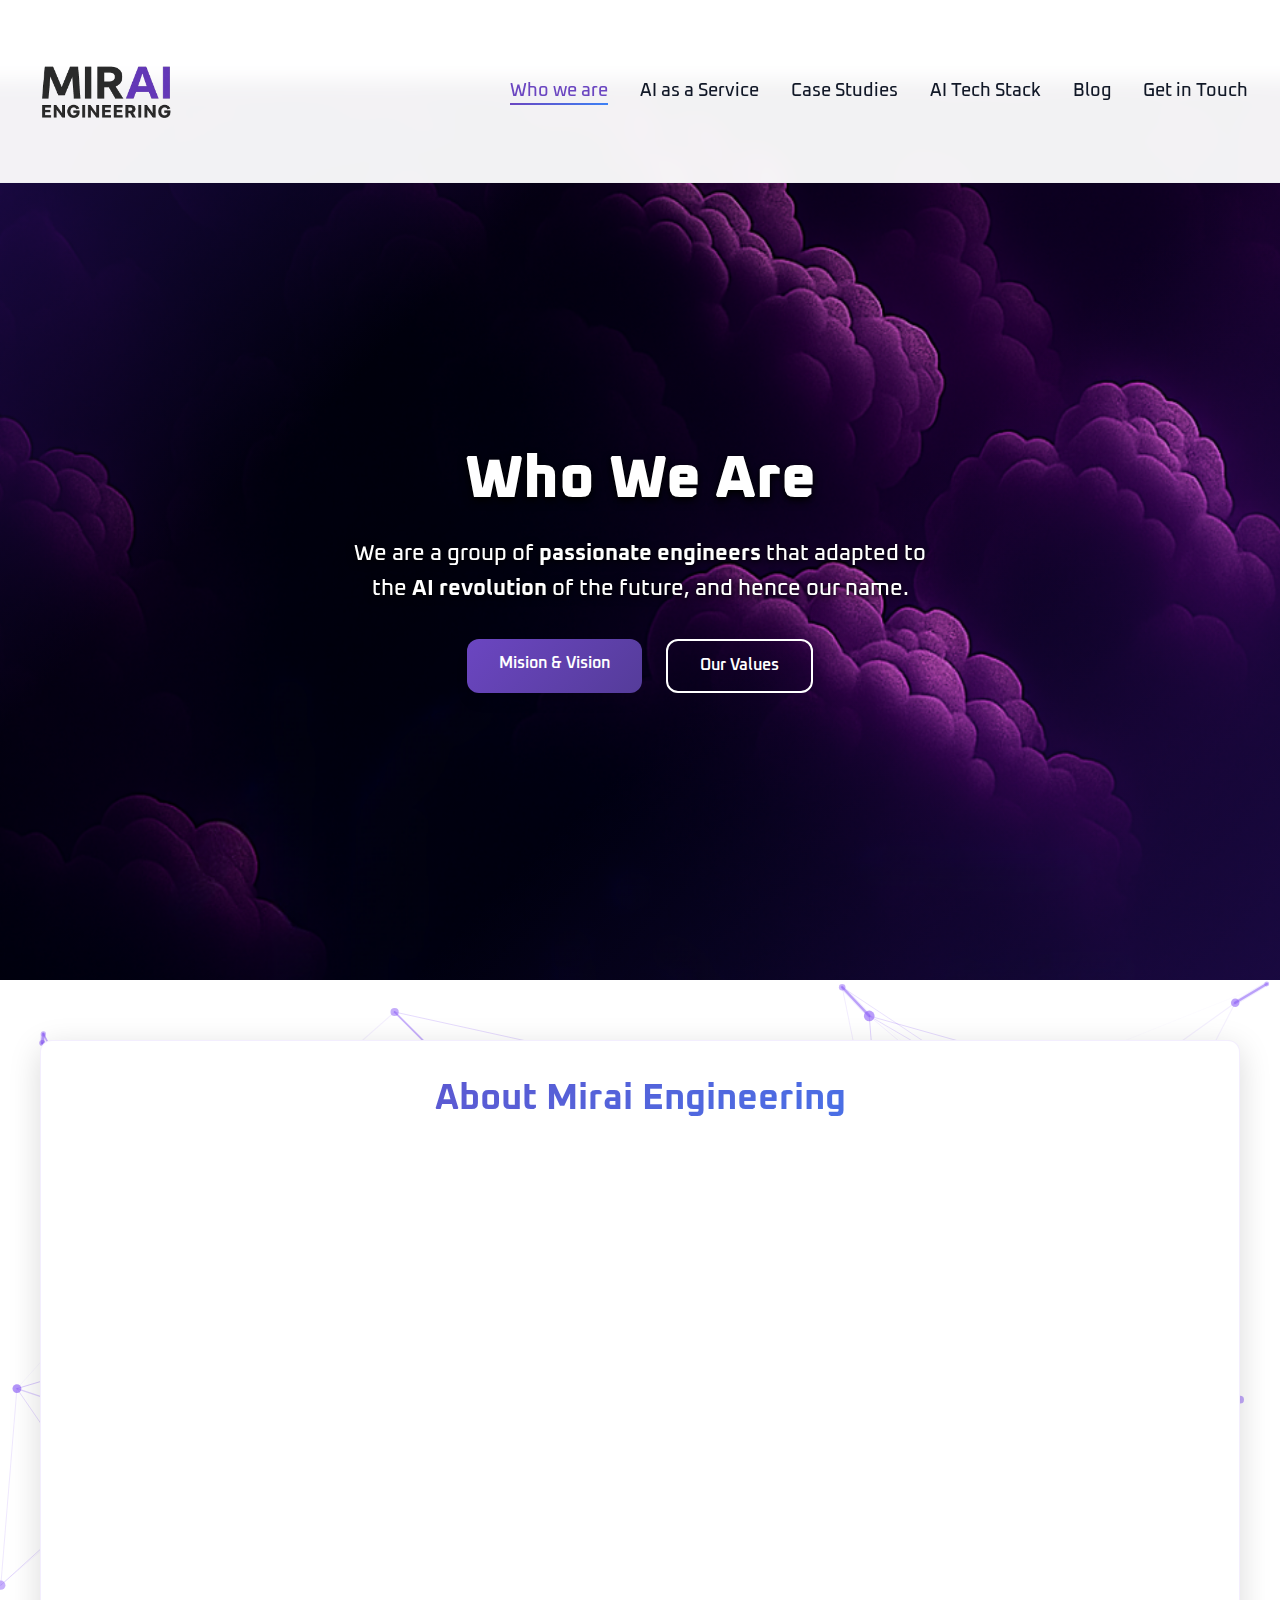
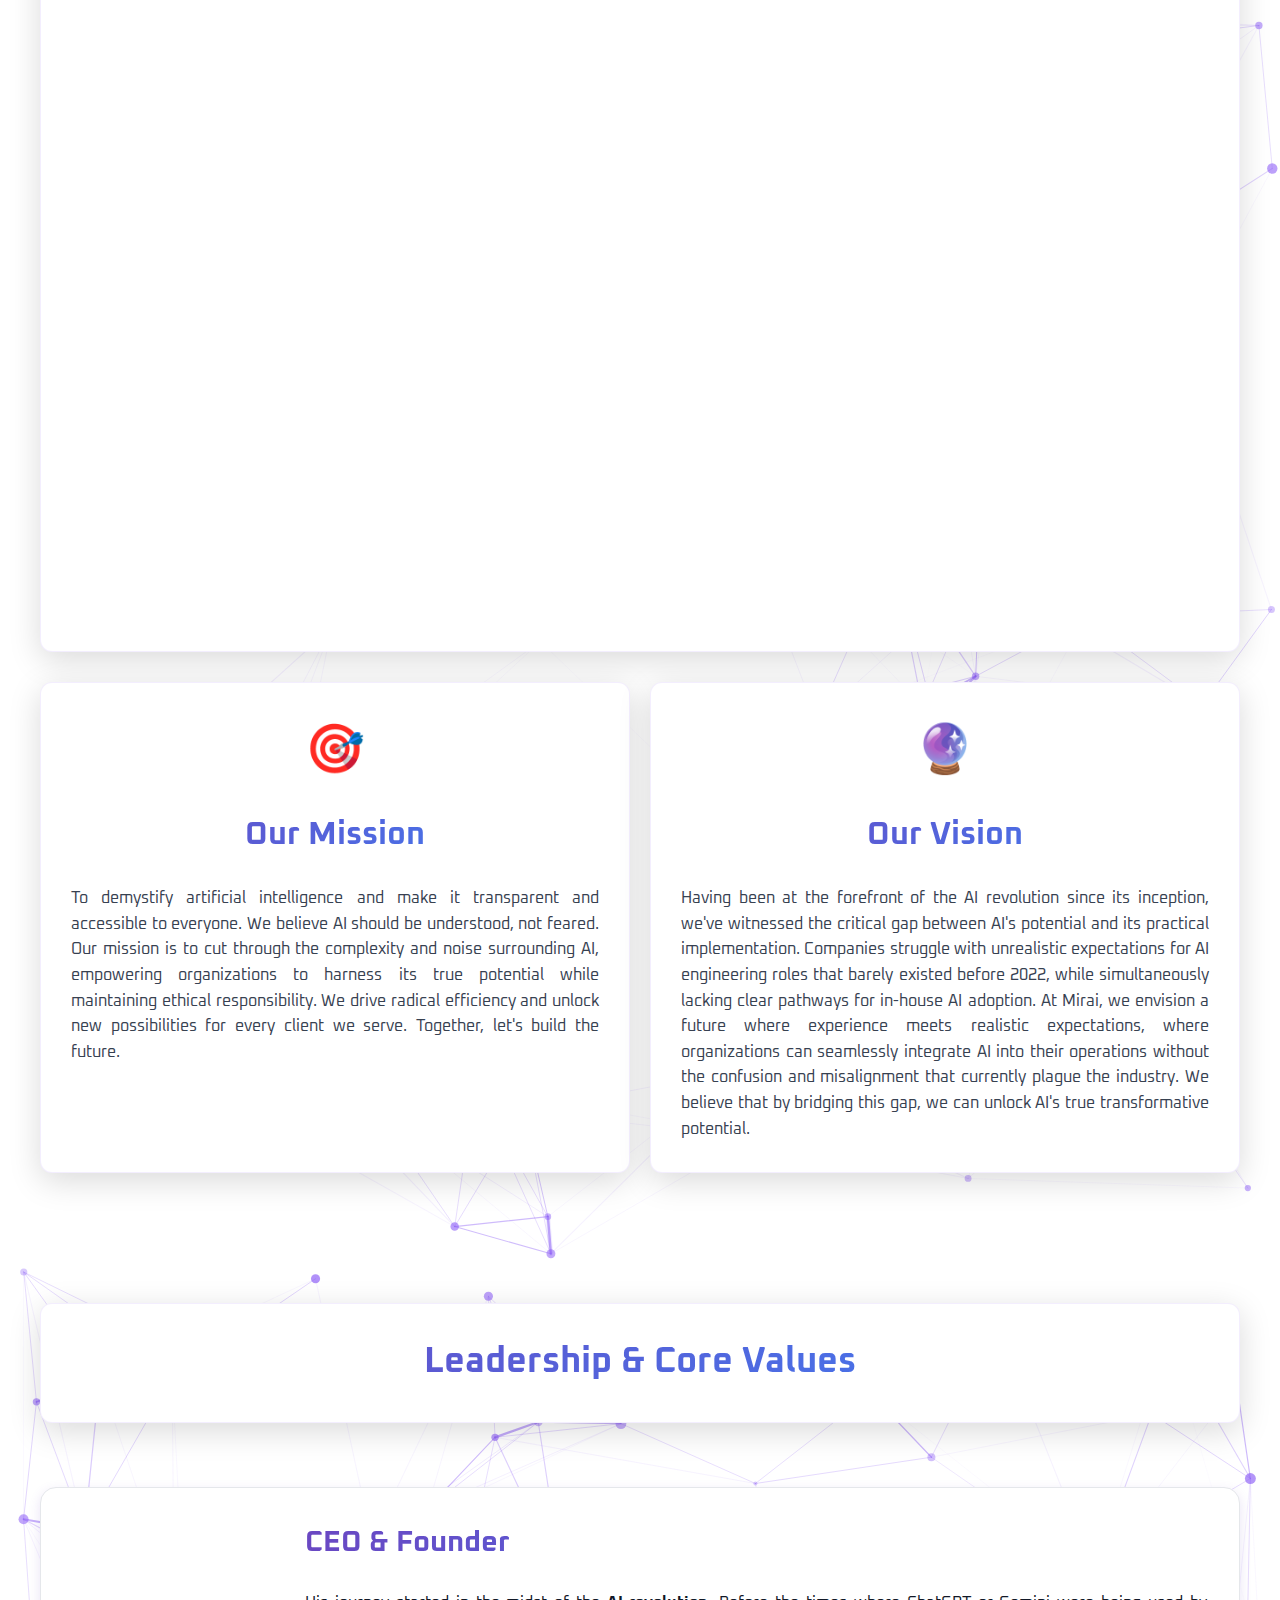
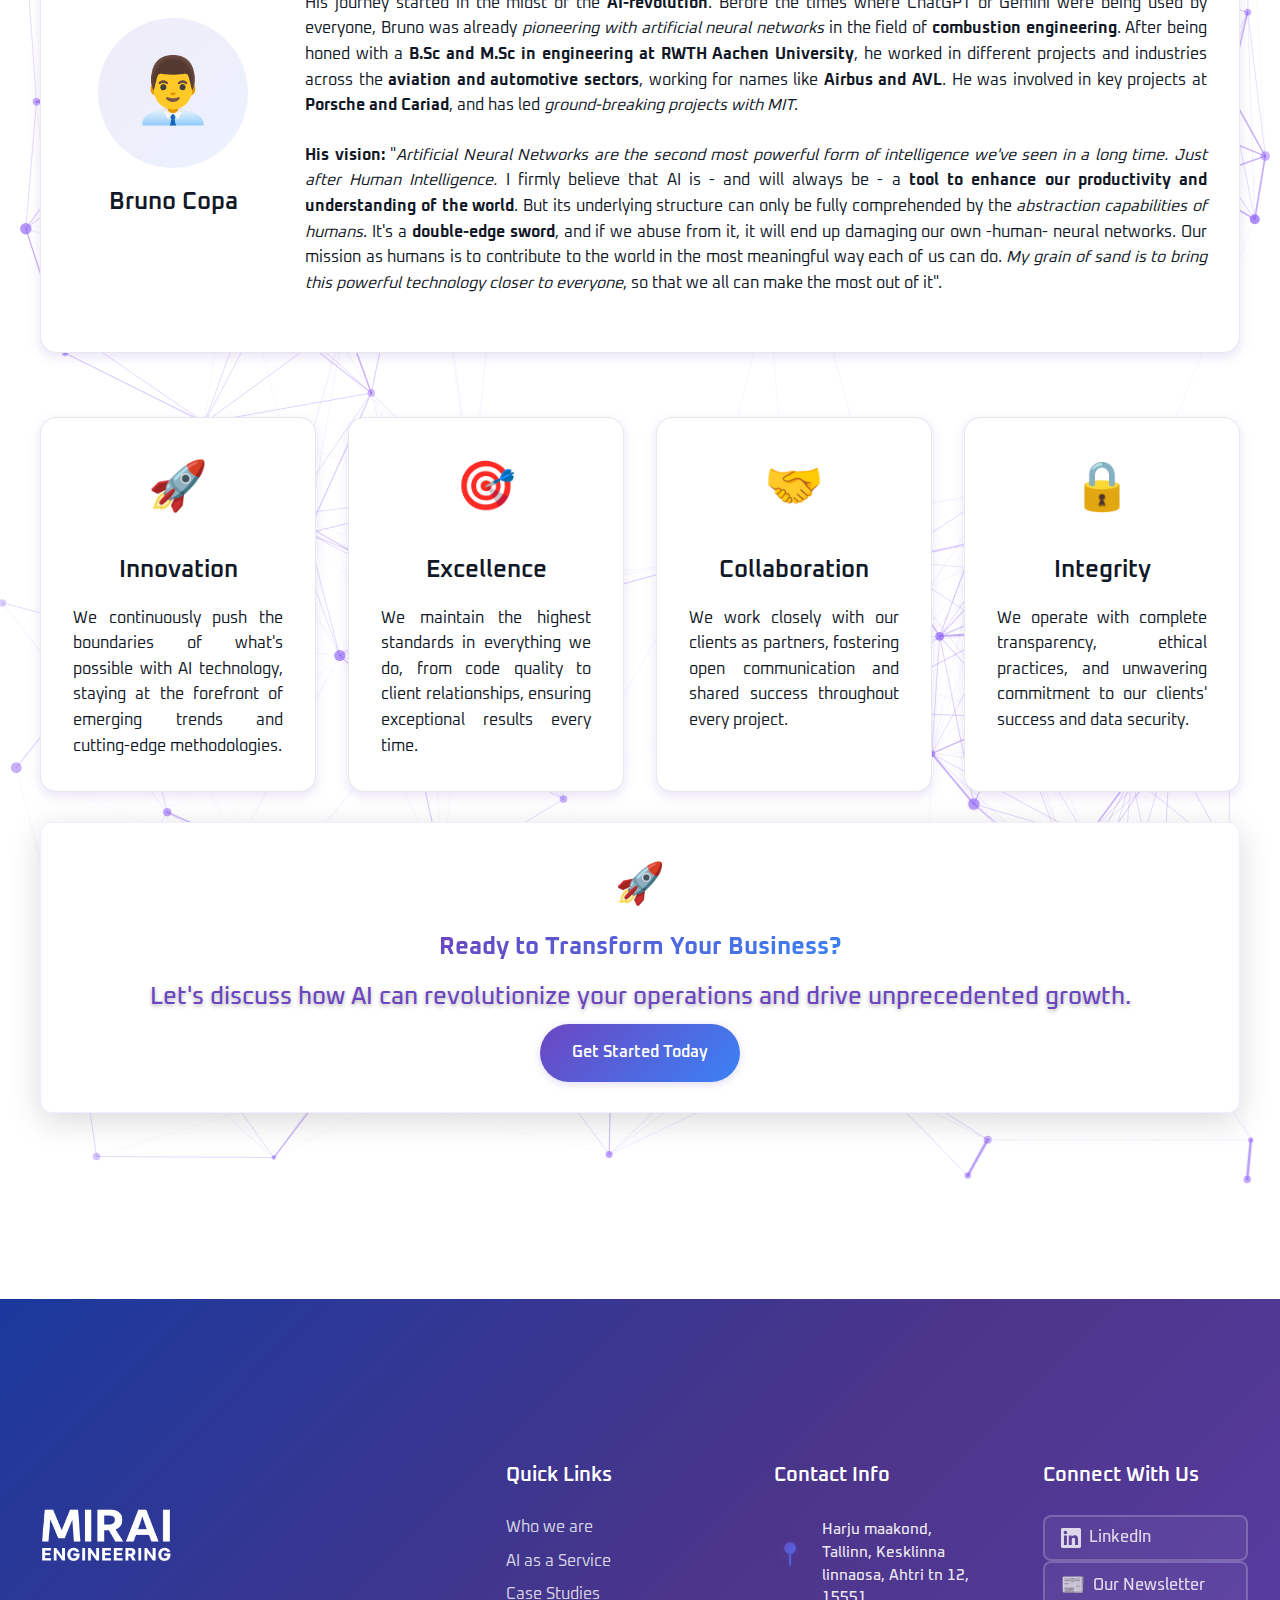
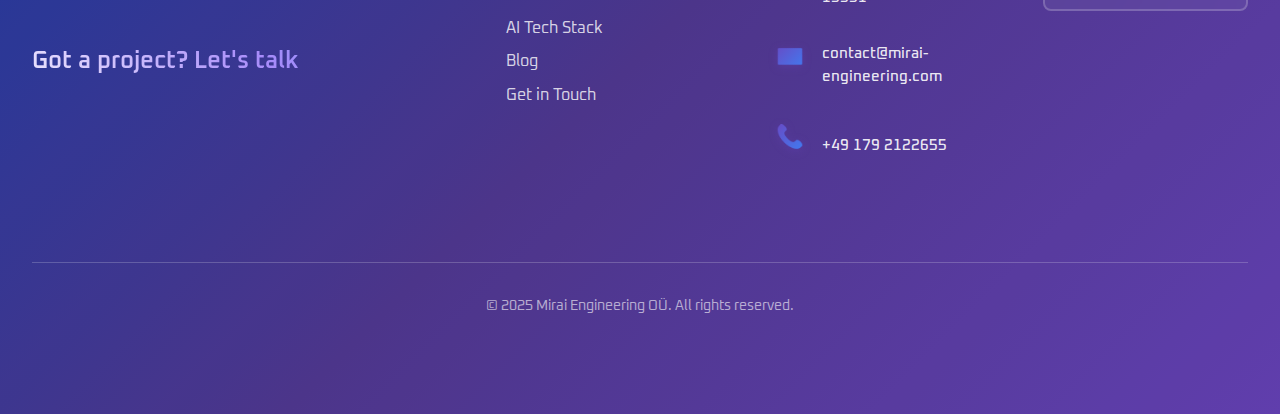
<file: about.html>
<!DOCTYPE html>
<html lang="en">
<head>
    <meta charset="UTF-8">
    <meta name="viewport" content="width=device-width, initial-scale=1.0">
    <title>Who We Are - Mirai Engineering | Expert AI Team & Company Mission</title>
    <meta name="description" content="Meet the expert AI team at Mirai Engineering. Learn about our mission to transform businesses with cutting-edge AI solutions, our core values, and leadership in AI consultancy and implementation.">
    <meta name="keywords" content="AI team, Mirai Engineering team, AI experts, artificial intelligence consultants, AI company mission, AI leadership, AI core values">
    <meta name="author" content="Mirai Engineering">
    <meta property="og:title" content="Who We Are - Mirai Engineering | Expert AI Team">
    <meta property="og:description" content="Meet the expert AI team at Mirai Engineering. Learn about our mission to transform businesses with cutting-edge AI solutions and our leadership in AI consultancy.">
    <meta property="og:type" content="website">
    <meta property="og:url" content="https://mirai-engineering.com/about.html">
    <meta property="og:image" content="https://mirai-engineering.com/assets/images/logos/logo.png">
    <link rel="icon" type="image/png" href="assets/images/logos/favicon.png">
    <style>
        @import url('https://fonts.googleapis.com/css2?family=Oxanium:wght@200..800&display=swap');
    </style>
    <link rel="stylesheet" href="styles.css?v=51">
    <style>
        /* Simplified CSS Grid Implementation */
        .card-grid {
            display: block !important; /* Simple block layout since only one card remains */
            max-width: 1400px !important;
            margin: 0 auto !important;
            padding: 60px 20px !important;
        }

        .card {
            background: var(--white) !important;
            color: var(--gray-900) !important;
            border-radius: 12px !important;
            padding: 30px !important;
            display: flex !important;
            flex-direction: column !important;
            justify-content: center !important;
            box-shadow: 0 8px 32px rgba(0, 0, 0, 0.15) !important;
            border: 1px solid rgba(139, 92, 246, 0.1) !important;
            margin-bottom: 30px !important;
        }

        /* Transform card - only remaining card */
        .card-full {
            min-height: 200px !important;
        }

        /* Content styling within cards */
        .card .overview-content {
            width: 100% !important;
            height: 100% !important;
        }

        .card .mission-card,
        .card .vision-card {
            width: 100% !important;
            height: 100% !important;
            display: flex !important;
            flex-direction: column !important;
            justify-content: center !important;
        }

        .card .transform-business-card {
            width: 100% !important;
            height: 100% !important;
            display: flex !important;
            flex-direction: column !important;
            align-items: center !important;
            justify-content: center !important;
            text-align: center !important;
        }

        /* Content-Specific Optimizations */
        .card-large .overview-text {
            font-size: 16px !important;
            line-height: 1.6 !important;
            margin-bottom: 20px !important;
        }

        .card-large .section-title {
            font-size: 28px !important;
            margin-bottom: 30px !important;
        }

        /* Mission/Vision cards - balanced text */
        .card .mission-text,
        .card .vision-text {
            font-size: 15px !important;
            line-height: 1.5 !important;
        }

        /* Mobile Responsive */
        @media (max-width: 768px) {
            .card-grid {
                grid-template-columns: 1fr !important;
                grid-template-rows: auto !important;
                gap: 20px !important;
            }
            
            .card-large, .card-mission, .card-vision, .card-full {
                grid-column: 1 / -1 !important;
                grid-row: auto !important;
                min-height: auto !important;
            }
        }
    </style>
</head>
<body>
    <!-- Navigation -->
    <nav class="navigation">
        <div class="nav-container">
            <a href="index.html" class="logo">
                <img src="assets/images/logos/logo.png" alt="Mirai Engineering" class="logo-image">
            </a>
            <ul class="nav-menu">
                <li><a href="about.html" class="nav-link active">Who we are</a></li>
                <li><a href="ai-service.html" class="nav-link">AI as a Service</a></li>
                <li><a href="industries.html" class="nav-link">Case Studies</a></li>
                <li><a href="ai-tech-stack.html" class="nav-link">AI Tech Stack</a></li>
                <li><a href="blog.html" class="nav-link">Blog</a></li>
                <li><a href="contact.html" class="nav-link">Get in Touch</a></li>
            </ul>
            <div class="hamburger">
                <span></span>
                <span></span>
                <span></span>
            </div>
        </div>
    </nav>

    <!-- Main Content -->
    <main class="main-content">
        <!-- Page Header Section with Clouds Background -->
        <section class="hero-section" style="width: 100vw; margin-left: calc(-50vw + 50%); margin-right: calc(-50vw + 50%); background-attachment: fixed !important; margin-bottom: 0 !important;">
            <div class="hero-content" style="max-width: none; width: 100%;">
                <h1 class="hero-title">Who We Are</h1>
                <p class="hero-subtitle">We are a group of <strong>passionate engineers</strong> that adapted to the <strong>AI revolution</strong> of the future, and hence our name.</p>
                
                <!-- Hero Buttons -->
                <div class="hero-cta" style="margin-top: 30px;">
                    <a href="#mission-vision" class="btn-primary">Mision & Vision</a>
                    <a href="#our-values" class="btn-secondary">Our Values</a>
                </div>
            </div>
        </section>

        <!-- Company Overview Section with Animated Node Background -->
        <div style="padding: 60px 20px; background: transparent; position: relative; overflow: hidden;">

            <!-- Animated Node Background for Company Overview -->
            <div id="company-overview-node-background" style="position: absolute; top: 0; left: 0; width: 100%; height: 100%; z-index: 1; pointer-events: none;"></div>
            
            <div style="max-width: 1200px; margin: 0 auto; position: relative; z-index: 2;">
                <!-- About Mirai Engineering Content (White Background) -->
                <div id="about-mirai" style="background: white; border-radius: 12px; padding: 30px; box-shadow: 0 8px 32px rgba(0, 0, 0, 0.15); border: 1px solid rgba(139, 92, 246, 0.1); margin-bottom: 30px; text-align: center;">
                        <h2 class="section-title" style="color: var(--gray-900); margin-bottom: 30px; background: var(--gradient-primary); -webkit-background-clip: text; -webkit-text-fill-color: transparent; background-clip: text; text-align: center;">About Mirai Engineering</h2>
                            
                            <!-- Paragraph 1 -->
                            <div class="paragraph-section" data-paragraph="1">
                                <div class="paragraph-content">
                                    <p class="overview-text" style="color: var(--gray-700); font-size: 16px; line-height: 1.6; margin-bottom: 20px;">Mirai Engineering is a cutting-edge AI consultancy firm specializing in the deployment of custom artificial intelligence models across diverse industries. Founded with a vision to democratize AI technology, we bridge the gap between complex machine learning algorithms and real-world business applications. We make sure that our engineers have a degree in an engineering fields like <strong>mechanical, chemical, electrical or software engineering</strong>, honed with <strong>real-world experience in AI & Machine Learning</strong>. We are <strong>hybrids</strong> with the <strong>problem-solving mentality of engineers</strong>, backed by the <strong>technical expertise of data scientists & programmers</strong>. Our AI specialists work tirelessly to deliver solutions that not only meet current business needs but anticipate future challenges.</p>
                                </div>
                            </div>
                            
                            <!-- Separator 1 -->
                            <div class="scroll-separator" data-separator="1">
                                <div class="separator-line"></div>
                                <span class="separator-emoji">🚀</span>
                                <div class="separator-line"></div>
                            </div>
                            
                            <!-- Paragraph 2 -->
                            <div class="paragraph-section" data-paragraph="2">
                                <div class="paragraph-content">
                                    <p class="overview-text" style="color: var(--gray-700); font-size: 16px; line-height: 1.6; margin-bottom: 20px;">At Mirai, we believe the best AI solution is the one that fits your unique vision, not a one-size-fits-all model. We empower our clients with the freedom to choose their AI environment. Whether you prefer the fully integrated ecosystems of major providers like AWS or Google Cloud, where we can deploy models that seamlessly leverage their existing services, or you require a solution that is Cloud-Native but Premise-Independent, we'll build it for you. This approach ensures your business receives a powerful, purpose-built AI that aligns with your goals, all while prioritizing data sovereignty and cost-effectiveness.</p>
                                </div>
                    </div>
                            
                            <!-- Separator 2 -->
                            <div class="scroll-separator" data-separator="2">
                                <div class="separator-line"></div>
                                <span class="separator-emoji">💡</span>
                                <div class="separator-line"></div>
                </div>
                
                            <!-- Paragraph 3 -->
                            <div class="paragraph-section" data-paragraph="3">
                                <div class="paragraph-content">
                                    <p class="overview-text" style="color: var(--gray-700); font-size: 16px; line-height: 1.6; margin-bottom: 20px;">We are committed to helping organizations unlock their full potential through intelligent automation and data-driven insights. It's your business, and we're here to provide the intelligence to unlock its full potential.</p>
                    </div>
                        </div>
                        </div>
                </div>

                <!-- Mission and Vision Cards Side by Side -->
                <div id="mission-vision" style="display: grid; grid-template-columns: 1fr 1fr; gap: 20px; margin-bottom: 35px; max-width: 1200px; margin-left: auto; margin-right: auto;">
                        <!-- Our Mission Card -->
                        <div style="background: white !important; background-color: white !important; background-image: none !important; border-radius: 12px !important; padding: 30px !important; box-shadow: 0 8px 32px rgba(0, 0, 0, 0.15) !important; border: 1px solid rgba(139, 92, 246, 0.1) !important; text-align: center; position: relative; z-index: 3; opacity: 1 !important;">
                            <div class="mission-icon" style="font-size: 3rem; margin-bottom: 20px;">🎯</div>
                            <h3 class="mission-title" style="color: var(--gray-900); font-size: 2rem; font-weight: 700; margin-bottom: 25px; background: var(--gradient-primary); -webkit-background-clip: text; -webkit-text-fill-color: transparent; background-clip: text;">Our Mission</h3>
                            <p class="mission-text" style="color: var(--gray-700); font-size: 16px; line-height: 1.6; margin: 0;">To demystify artificial intelligence and make it transparent and accessible to everyone. We believe AI should be understood, not feared. Our mission is to cut through the complexity and noise surrounding AI, empowering organizations to harness its true potential while maintaining ethical responsibility. We drive radical efficiency and unlock new possibilities for every client we serve. Together, let's build the future.</p>
                        </div>
                        
                        <!-- Our Vision Card -->
                        <div style="background: white !important; background-color: white !important; background-image: none !important; border-radius: 12px !important; padding: 30px !important; box-shadow: 0 8px 32px rgba(0, 0, 0, 0.15) !important; border: 1px solid rgba(139, 92, 246, 0.1) !important; text-align: center; position: relative; z-index: 3; opacity: 1 !important;">
                            <div class="vision-icon" style="font-size: 3rem; margin-bottom: 20px;">🔮</div>
                            <h3 class="vision-title" style="color: var(--gray-900); font-size: 2rem; font-weight: 700; margin-bottom: 25px; background: var(--gradient-primary); -webkit-background-clip: text; -webkit-text-fill-color: transparent; background-clip: text;">Our Vision</h3>
                            <p class="vision-text" style="color: var(--gray-700); font-size: 16px; line-height: 1.6; margin: 0;">Having been at the forefront of the AI revolution since its inception, we've witnessed the critical gap between AI's potential and its practical implementation. Companies struggle with unrealistic expectations for AI engineering roles that barely existed before 2022, while simultaneously lacking clear pathways for in-house AI adoption. At Mirai, we envision a future where experience meets realistic expectations, where organizations can seamlessly integrate AI into their operations without the confusion and misalignment that currently plague the industry. We believe that by bridging this gap, we can unlock AI's true transformative potential.</p>
                        </div>
                </div>
            </div>
        </div>

        <!-- Leadership & Core Values Section with Animated Node Background -->
        <div style="padding: 35px 20px 60px 20px; background: transparent; position: relative; overflow: hidden;">
            <!-- Animated Node Background for Leadership & Core Values -->
            <div id="leadership-values-node-background" style="position: absolute; top: 0; left: 0; width: 100%; height: 100%; z-index: 1; pointer-events: none;"></div>
            
            <div style="max-width: 1200px; margin: 0 auto; position: relative; z-index: 2;">
                <!-- Title Card -->
                <div style="background: white; border-radius: 12px; padding: 30px; box-shadow: 0 8px 32px rgba(0, 0, 0, 0.15); border: 1px solid rgba(139, 92, 246, 0.1); margin-bottom: 30px; text-align: center;">
                    <h2 class="section-title" style="color: var(--gray-900); margin: 0; background: var(--gradient-primary); -webkit-background-clip: text; -webkit-text-fill-color: transparent; background-clip: text;">Leadership & Core Values</h2>
                </div>

                <!-- CEO Section -->
                <div class="ceo-card" style="margin-bottom: 30px;">
                        <div class="ceo-image" style="display: flex; flex-direction: column; align-items: center;">
                            <div class="ceo-placeholder">👨‍💼</div>
                            <h3 class="ceo-name" style="margin-top: 15px; margin-bottom: 0; text-align: center;">Bruno Copa</h3>
                        </div>
                        <div class="ceo-content">
                            <h2 style="color: var(--gray-900); font-size: 1.8rem; font-weight: 700; margin-bottom: 25px; background: var(--gradient-primary); -webkit-background-clip: text; -webkit-text-fill-color: transparent; background-clip: text;">CEO & Founder</h2>
                            <p class="ceo-bio">His journey started in the midst of the <strong>AI-revolution</strong>. Before the times where ChatGPT or Gemini were being used by everyone, Bruno was already <em>pioneering with artificial neural networks</em> in the field of <strong>combustion engineering</strong>. After being honed with a <strong>B.Sc and M.Sc in engineering at RWTH Aachen University</strong>, he worked in different projects and industries across the <strong>aviation and automotive sectors</strong>, working for names like <strong>Airbus and AVL</strong>. He was involved in key projects at <strong>Porsche and Cariad</strong>, and has led <em>ground-breaking projects with MIT</em>.</p>
                            <p class="ceo-bio"><strong>His vision:</strong> "<em>Artificial Neural Networks are the second most powerful form of intelligence we've seen in a long time. Just after Human Intelligence.</em> I firmly believe that AI is - and will always be - a <strong>tool to enhance our productivity and understanding of the world</strong>. But its underlying structure can only be fully comprehended by the <em>abstraction capabilities of humans</em>. It's a <strong>double-edge sword</strong>, and if we abuse from it, it will end up damaging our own -human- neural networks. Our mission as humans is to contribute to the world in the most meaningful way each of us can do. <em>My grain of sand is to bring this powerful technology closer to everyone</em>, so that we all can make the most out of it".</p>
                    </div>
                </div>

                <!-- Core Values Grid -->
                <div id="our-values" class="values-grid" style="margin-bottom: 30px;">
                        <div class="value-card">
                            <div class="value-icon">🚀</div>
                            <h3 class="value-title">Innovation</h3>
                            <p class="value-description">We continuously push the boundaries of what's possible with AI technology, staying at the forefront of emerging trends and cutting-edge methodologies.</p>
                        </div>
                        <div class="value-card">
                            <div class="value-icon">🎯</div>
                            <h3 class="value-title">Excellence</h3>
                            <p class="value-description">We maintain the highest standards in everything we do, from code quality to client relationships, ensuring exceptional results every time.</p>
                        </div>
                        <div class="value-card">
                            <div class="value-icon">🤝</div>
                            <h3 class="value-title">Collaboration</h3>
                            <p class="value-description">We work closely with our clients as partners, fostering open communication and shared success throughout every project.</p>
                        </div>
                        <div class="value-card">
                            <div class="value-icon">🔒</div>
                            <h3 class="value-title">Integrity</h3>
                            <p class="value-description">We operate with complete transparency, ethical practices, and unwavering commitment to our clients' success and data security.</p>
                    </div>
                </div>

                <!-- Ready to Transform Your Business Card (Moved to Bottom) -->
                <div class="card card-full" style="margin-top: 20px;">
                    <div class="transform-business-card">
                        <div class="cta-icon">🚀</div>
                        <h3 class="cta-title">Ready to Transform Your Business?</h3>
                        <p class="cta-text" style="color: var(--purple); font-weight: 500;">Let's discuss how AI can revolutionize your operations and drive unprecedented growth.</p>
                        <a href="contact.html" class="cta-button">Get Started Today</a>
                    </div>
                </div>
            </div>
        </div>
    </main>

    <!-- Footer -->
    <footer class="footer">
        <div class="container">
            <div class="footer-content">
                <div class="footer-brand">
                    <a href="index.html" class="footer-logo">
                        <img src="assets/images/logos/logo.png" alt="Mirai Engineering" class="footer-logo-image">
                    </a>
                    <a href="contact.html" class="footer-tagline" id="animated-tagline">Got a project? Let's talk</a>
                </div>
                
                <div class="footer-links">
                    <h3 class="footer-title">Quick Links</h3>
                    <ul class="footer-nav">
                        <li><a href="about.html" class="footer-link">Who we are</a></li>
                        <li><a href="ai-service.html" class="footer-link">AI as a Service</a></li>
                        <li><a href="industries.html" class="footer-link">Case Studies</a></li>
                        <li><a href="ai-tech-stack.html" class="footer-link">AI Tech Stack</a></li>
                        <li><a href="blog.html" class="footer-link">Blog</a></li>
                        <li><a href="contact.html" class="footer-link">Get in Touch</a></li>
                    </ul>
                </div>
                
                <div class="footer-contact">
                    <h3 class="footer-title">Contact Info</h3>
                    <div class="contact-item">
                        <span class="contact-icon">📍</span>
                        <span class="contact-text">Harju maakond, Tallinn, Kesklinna linnaosa, Ahtri tn 12, 15551</span>
                    </div>
                    <div class="contact-item">
                        <span class="contact-icon">📧</span>
                        <span class="contact-text">contact@mirai-engineering.com</span>
                    </div>
                    <div class="contact-item">
                        <span class="contact-icon">📞</span>
                        <span class="contact-text">+49 179 2122655</span>
                    </div>
                </div>
                
                <div class="footer-social">
                    <h3 class="footer-title">Connect With Us</h3>
                    <a href="https://www.linkedin.com/in/bruno-copa-a034311b4/" target="_blank" class="social-link">
                        <div class="linkedin-icon">
                            <svg viewBox="0 0 24 24" class="linkedin-svg">
                                <path d="M20.447 20.452h-3.554v-5.569c0-1.328-.027-3.037-1.852-3.037-1.853 0-2.136 1.445-2.136 2.939v5.667H9.351V9h3.414v1.561h.046c.477-.9 1.637-1.85 3.37-1.85 3.601 0 4.267 2.37 4.267 5.455v6.286zM5.337 7.433c-1.144 0-2.063-.926-2.063-2.065 0-1.138.92-2.063 2.063-2.063 1.14 0 2.064.925 2.064 2.063 0 1.139-.925 2.065-2.064 2.065zm1.782 13.019H3.555V9h3.564v11.452zM22.225 0H1.771C.792 0 0 .774 0 1.729v20.542C0 23.227.792 24 1.771 24h20.451C23.2 24 24 23.227 24 22.271V1.729C24 .774 23.2 0 22.222 0h.003z"/>
                            </svg>
                        </div>
                        <span class="social-text">LinkedIn</span>
                    </a>
                    <a href="#" class="social-link">
                        <span class="social-icon">📰</span>
                        <span class="social-text">Our Newsletter</span>
                    </a>
                </div>
            </div>
            
            <div class="footer-bottom">
                <p class="footer-copyright">&copy; 2025 Mirai Engineering OÜ. All rights reserved.</p>
            </div>
        </div>
    </footer>

    <script src="script.js?v=7"></script>
    <script>
        // Animated Node Background Component for About Page
        class AnimatedNodeBackground {
            constructor(containerId) {
                this.container = document.getElementById(containerId);
                this.nodes = [];
                this.connections = [];
                this.animationId = null;
                this.init();
            }

            init() {
                if (!this.container) return;
                
                this.createNodes();
                this.createConnections();
                this.animate();
                
                // Handle window resize
                window.addEventListener('resize', () => {
                    this.resize();
                });
            }

            createNodes() {
                const containerRect = this.container.getBoundingClientRect();
                const nodeCount = 120; // Balanced network density for optimal visual appeal
                
                for (let i = 0; i < nodeCount; i++) {
                    const node = {
                        id: i,
                        x: Math.random() * containerRect.width,
                        y: Math.random() * containerRect.height,
                        vx: (Math.random() - 0.5) * 0.1, // Much slower for dense network
                        vy: (Math.random() - 0.5) * 0.1,
                        size: Math.random() * 2 + 3, // Size between 3-5px (smaller for density)
                        opacity: Math.random() * 0.2 + 0.4, // Opacity between 0.4-0.6 (more subtle)
                        pulse: Math.random() * Math.PI * 2,
                        pulseSpeed: Math.random() * 0.05 + 0.03, // Faster pulse
                        connections: [] // Track connections for this node
                    };
                    this.nodes.push(node);
                }
            }

            createConnections() {
                this.connections = [];
                
                // Create ULTRA DENSE network with multiple connection strategies
                for (let i = 0; i < this.nodes.length; i++) {
                    const node = this.nodes[i];
                    node.connections = [];
                    
                    // Strategy 1: Connect to nearby nodes (within 150px)
                    for (let j = i + 1; j < this.nodes.length; j++) {
                        const targetNode = this.nodes[j];
                        const distance = this.getDistance(node, targetNode);
                        
                        if (distance < 150) {
                            const connection = {
                                from: node,
                                to: targetNode,
                                opacity: Math.max(0.1, 1 - distance / 150) * 0.8, // Higher opacity for nearby
                                strength: Math.max(0.2, 1 - distance / 150),
                                distance: distance,
                                type: 'nearby'
                            };
                            
                            this.connections.push(connection);
                            node.connections.push(targetNode);
                            targetNode.connections.push(node);
                        }
                    }
                    
                    // Strategy 2: Connect to medium distance nodes (150-250px)
                    for (let j = i + 1; j < this.nodes.length; j++) {
                        const targetNode = this.nodes[j];
                        const distance = this.getDistance(node, targetNode);
                        
                        if (distance >= 150 && distance < 250 && Math.random() > 0.3) { // 70% chance
                            const connection = {
                                from: node,
                                to: targetNode,
                                opacity: Math.max(0.05, 1 - distance / 250) * 0.4,
                                strength: Math.max(0.1, 1 - distance / 250),
                                distance: distance,
                                type: 'medium'
                            };
                            
                            this.connections.push(connection);
                            node.connections.push(targetNode);
                            targetNode.connections.push(node);
                        }
                    }
                    
                    // Strategy 3: Random long-distance connections (250-400px)
                    for (let j = i + 1; j < this.nodes.length; j++) {
                        const targetNode = this.nodes[j];
                        const distance = this.getDistance(node, targetNode);
                        
                        if (distance >= 250 && distance < 400 && Math.random() > 0.7) { // 30% chance
                            const connection = {
                                from: node,
                                to: targetNode,
                                opacity: Math.max(0.02, 1 - distance / 400) * 0.2,
                                strength: Math.max(0.05, 1 - distance / 400),
                                distance: distance,
                                type: 'long'
                            };
                            
                            this.connections.push(connection);
                            node.connections.push(targetNode);
                            targetNode.connections.push(node);
                        }
                    }
                }
            }

            getDistance(node1, node2) {
                const dx = node1.x - node2.x;
                const dy = node1.y - node2.y;
                return Math.sqrt(dx * dx + dy * dy);
            }

            updateNodes() {
                const containerRect = this.container.getBoundingClientRect();
                
                this.nodes.forEach(node => {
                    // Update position
                    node.x += node.vx;
                    node.y += node.vy;
                    
                    // Bounce off edges
                    if (node.x <= 0 || node.x >= containerRect.width) {
                        node.vx *= -1;
                        node.x = Math.max(0, Math.min(containerRect.width, node.x));
                    }
                    if (node.y <= 0 || node.y >= containerRect.height) {
                        node.vy *= -1;
                        node.y = Math.max(0, Math.min(containerRect.height, node.y));
                    }
                    
                    // Update pulse
                    node.pulse += node.pulseSpeed;
                });
            }

            updateConnections() {
                this.connections.forEach(connection => {
                    const distance = this.getDistance(connection.from, connection.to);
                    connection.opacity = Math.max(0, 1 - distance / 300) * 0.6;
                });
            }

            render() {
                const containerRect = this.container.getBoundingClientRect();
                let svg = this.container.querySelector('svg');
                
                if (!svg) {
                    svg = document.createElementNS('http://www.w3.org/2000/svg', 'svg');
                    svg.style.position = 'absolute';
                    svg.style.top = '0';
                    svg.style.left = '0';
                    svg.style.width = '100%';
                    svg.style.height = '100%';
                    svg.style.pointerEvents = 'none';
                    this.container.appendChild(svg);
                }
                
                svg.setAttribute('width', containerRect.width);
                svg.setAttribute('height', containerRect.height);
                svg.innerHTML = '';
                
                // Render ULTRA DENSE connections with optimized performance
                this.connections.forEach(connection => {
                    if (connection.opacity > 0.01) { // Very low threshold for maximum density
                        // Main connection line - much thicker for visibility
                        const line = document.createElementNS('http://www.w3.org/2000/svg', 'line');
                        line.setAttribute('x1', connection.from.x);
                        line.setAttribute('y1', connection.from.y);
                        line.setAttribute('x2', connection.to.x);
                        line.setAttribute('y2', connection.to.y);
                        line.setAttribute('stroke', '#8B5CF6');
                        line.setAttribute('stroke-width', Math.max(0.4, connection.strength * 3.2)); // 3-4x thicker!
                        line.setAttribute('opacity', connection.opacity);
                        line.setAttribute('stroke-linecap', 'round');
                        svg.appendChild(line);
                        
                        // Add glow only for very strong connections (performance optimization)
                        if (connection.strength > 0.7 && connection.type === 'nearby') {
                            const glowLine = document.createElementNS('http://www.w3.org/2000/svg', 'line');
                            glowLine.setAttribute('x1', connection.from.x);
                            glowLine.setAttribute('y1', connection.from.y);
                            glowLine.setAttribute('x2', connection.to.x);
                            glowLine.setAttribute('y2', connection.to.y);
                            glowLine.setAttribute('stroke', '#A78BFA');
                            glowLine.setAttribute('stroke-width', Math.max(1.2, connection.strength * 6.0)); // 3-4x thicker glow!
                            glowLine.setAttribute('opacity', connection.opacity * 0.3);
                            glowLine.setAttribute('stroke-linecap', 'round');
                            svg.insertBefore(glowLine, svg.firstChild);
                        }
                    }
                });
                
                // Render nodes optimized for ULTRA DENSE network
                this.nodes.forEach(node => {
                    const pulseSize = node.size + Math.sin(node.pulse) * 1; // Minimal pulse for performance
                    const nodeOpacity = node.opacity + Math.sin(node.pulse) * 0.1;
                    
                    // Add glow effect only for largest nodes (very selective for performance)
                    if (node.size > 4.5 && Math.random() > 0.95) { // Only 5% of larger nodes get glow
                        const glowCircle = document.createElementNS('http://www.w3.org/2000/svg', 'circle');
                        glowCircle.setAttribute('cx', node.x);
                        glowCircle.setAttribute('cy', node.y);
                        glowCircle.setAttribute('r', pulseSize + 2);
                        glowCircle.setAttribute('fill', '#A78BFA');
                        glowCircle.setAttribute('opacity', nodeOpacity * 0.1);
                        svg.appendChild(glowCircle);
                    }
                    
                    // Main node - simplified for performance
                    const circle = document.createElementNS('http://www.w3.org/2000/svg', 'circle');
                    circle.setAttribute('cx', node.x);
                    circle.setAttribute('cy', node.y);
                    circle.setAttribute('r', pulseSize);
                    circle.setAttribute('fill', '#8B5CF6');
                    circle.setAttribute('opacity', nodeOpacity);
                    svg.appendChild(circle);
                    
                    // Add inner highlight only for largest nodes (very selective)
                    if (node.size > 4.5 && Math.random() > 0.98) { // Only 2% get highlight
                        const highlightCircle = document.createElementNS('http://www.w3.org/2000/svg', 'circle');
                        highlightCircle.setAttribute('cx', node.x);
                        highlightCircle.setAttribute('cy', node.y);
                        highlightCircle.setAttribute('r', pulseSize * 0.4);
                        highlightCircle.setAttribute('fill', '#C4B5FD');
                        highlightCircle.setAttribute('opacity', nodeOpacity * 0.3);
                        svg.appendChild(highlightCircle);
                    }
                });
            }

            animate() {
                this.updateNodes();
                this.updateConnections();
                this.render();
                this.animationId = requestAnimationFrame(() => this.animate());
            }

            resize() {
                // Recreate nodes for new container size
                this.nodes = [];
                this.connections = [];
                this.createNodes();
                this.createConnections();
            }

            destroy() {
                if (this.animationId) {
                    cancelAnimationFrame(this.animationId);
                }
            }
        }

        // Initialize the animated backgrounds when page loads
        document.addEventListener('DOMContentLoaded', function() {
            const companyOverviewNodeBackground = new AnimatedNodeBackground('company-overview-node-background');
            const leadershipValuesNodeBackground = new AnimatedNodeBackground('leadership-values-node-background');
        });
    </script>
</body>
</html>
</file>
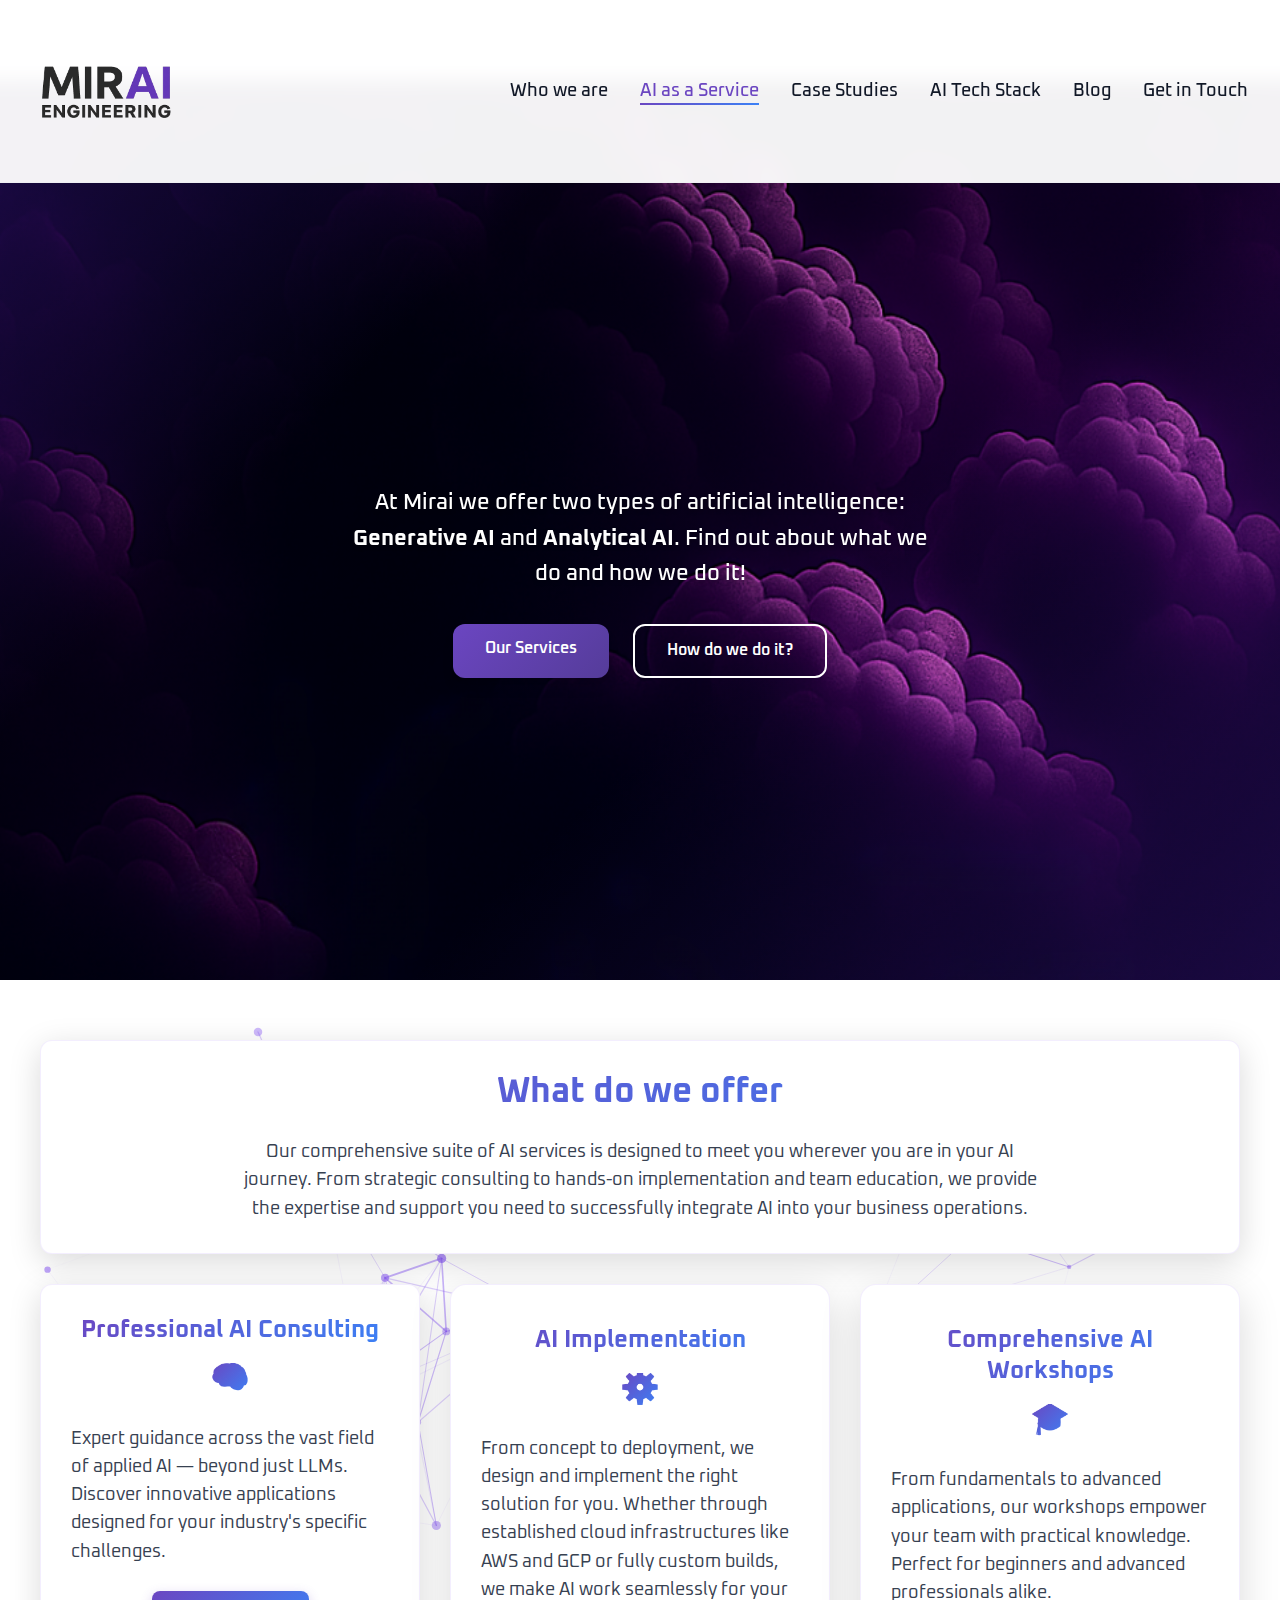
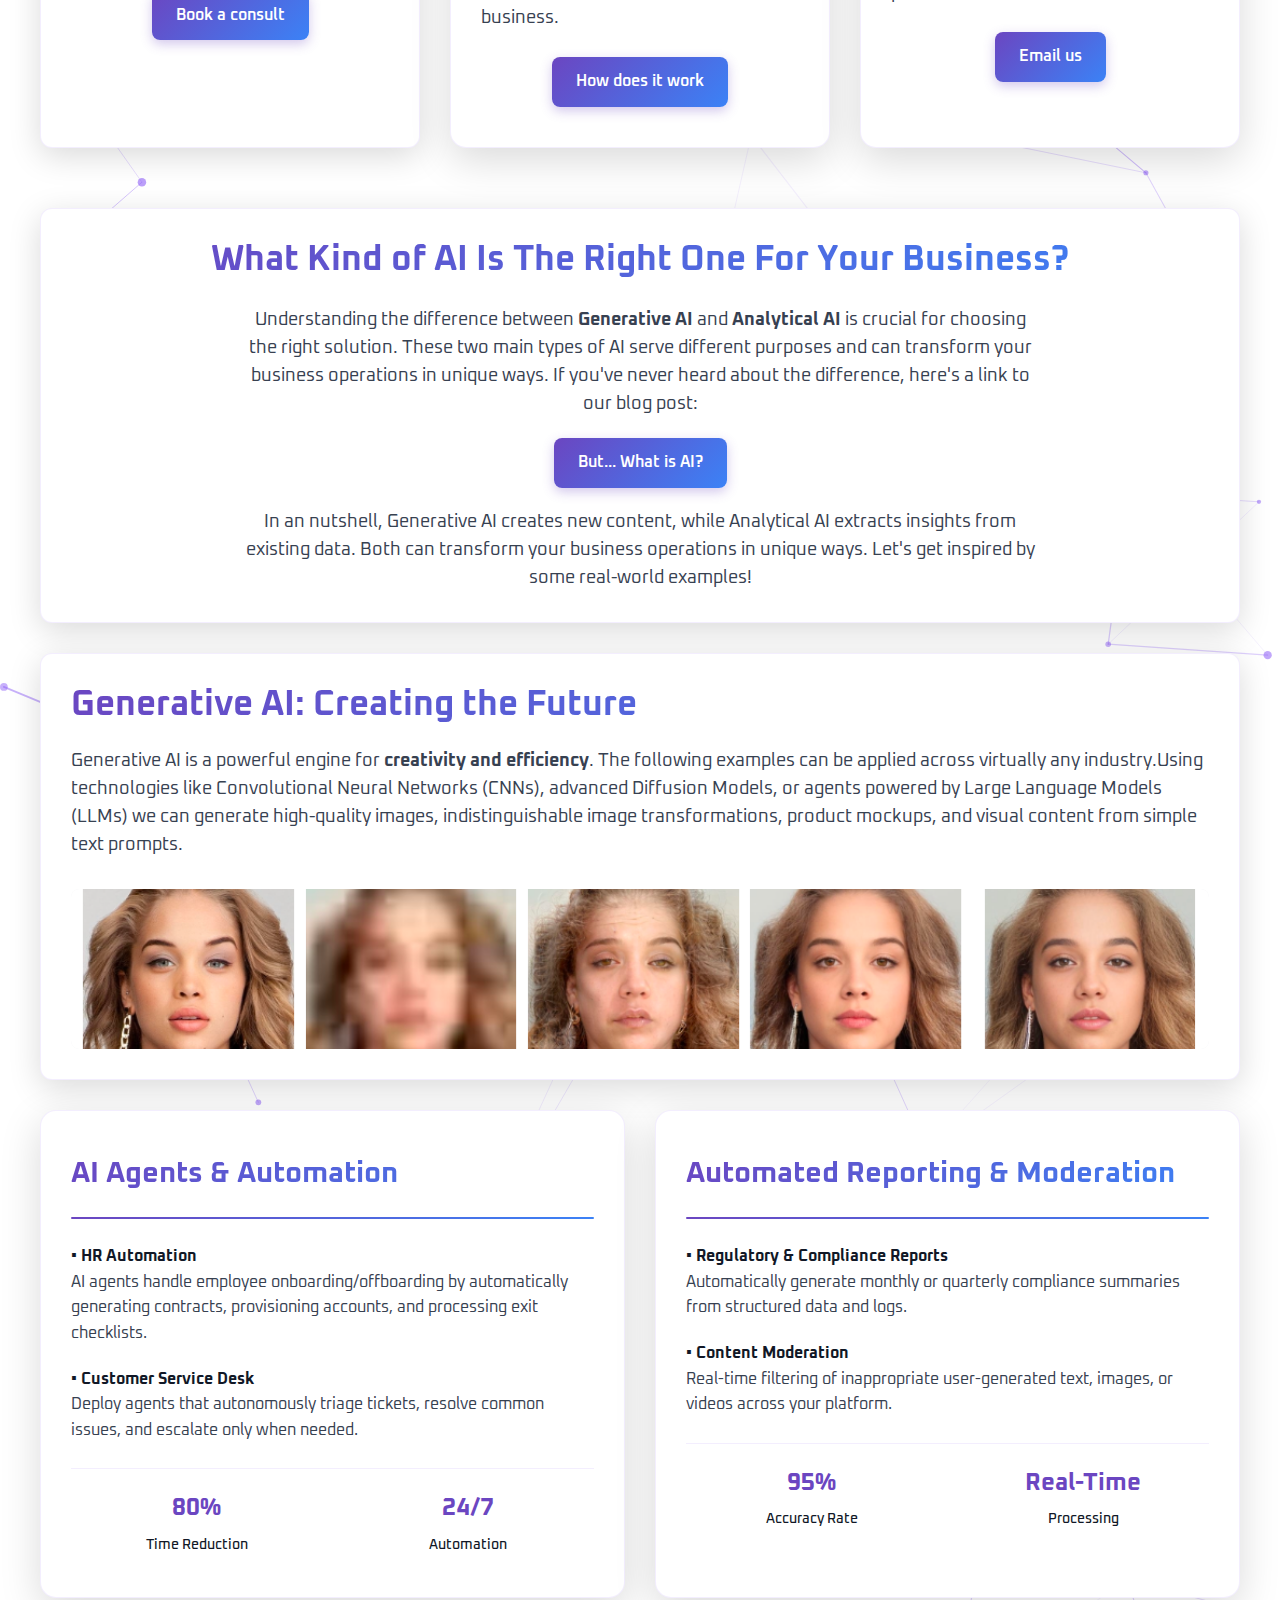
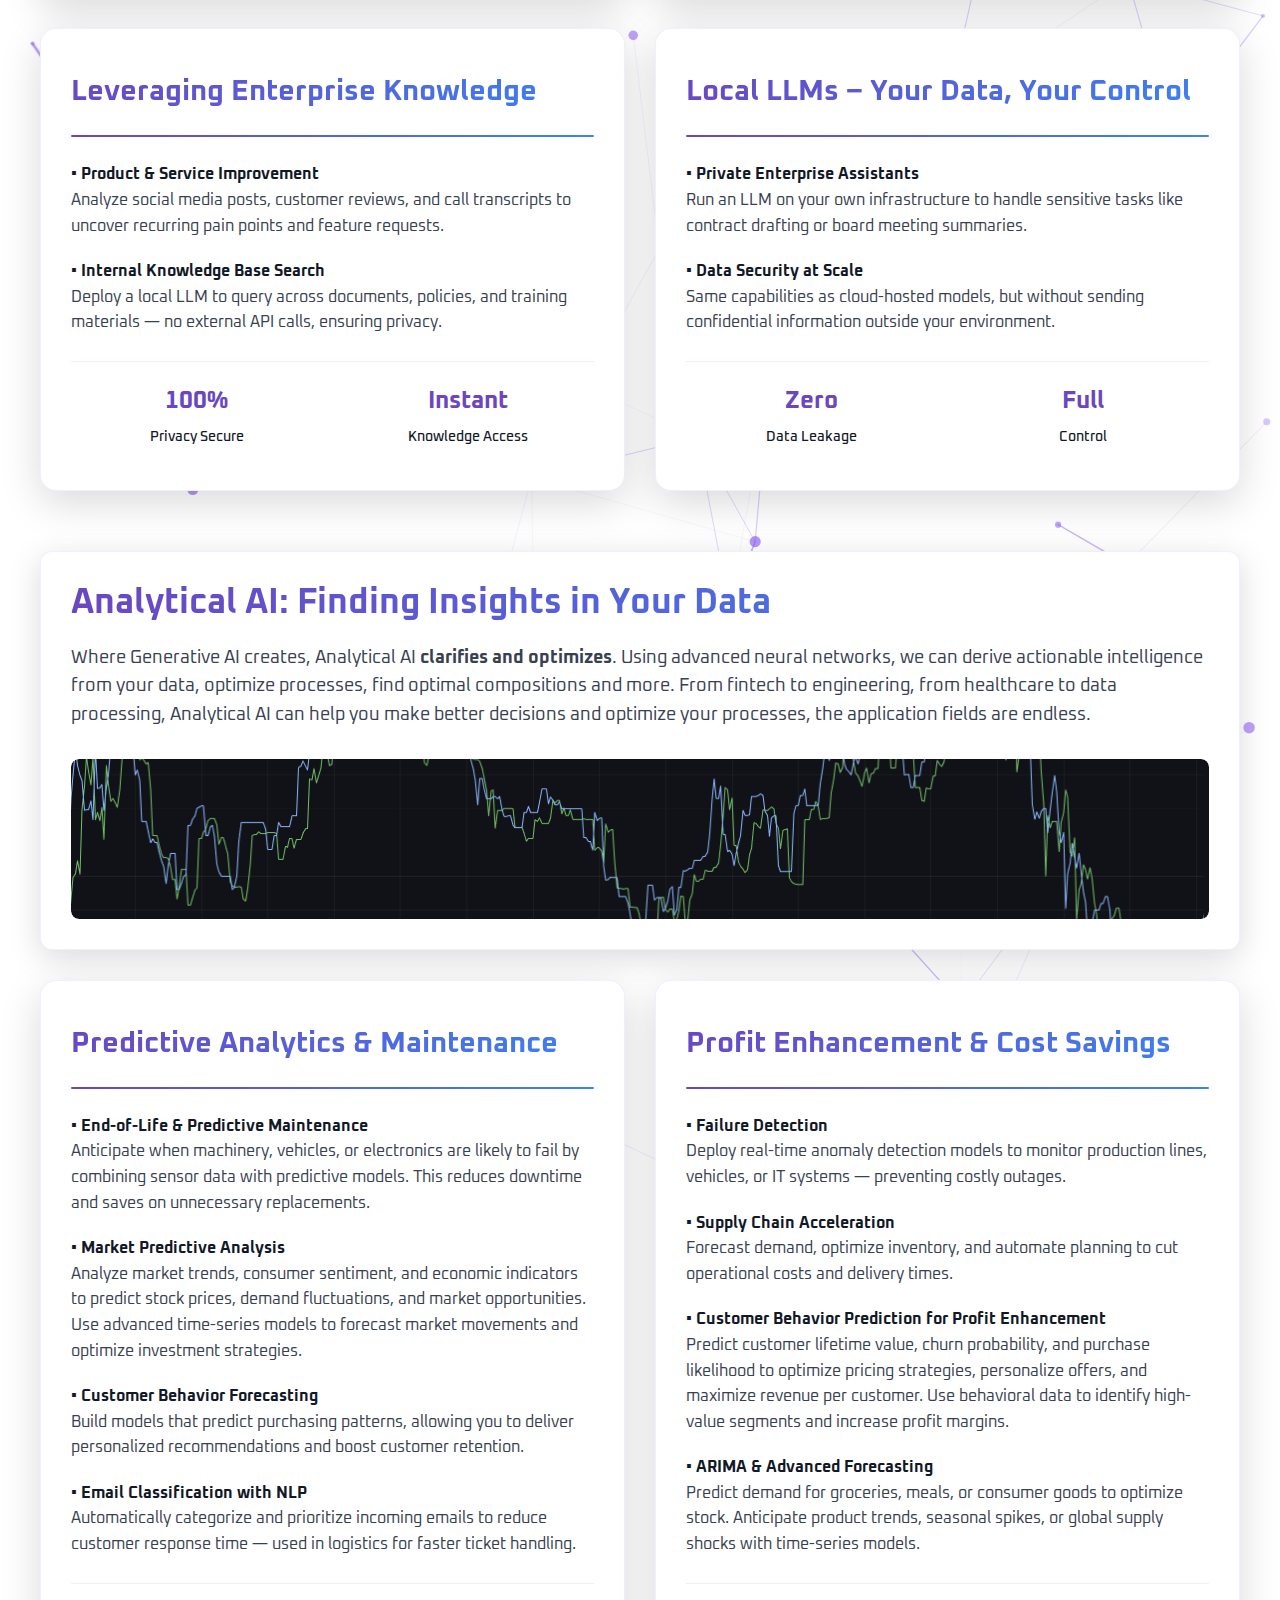
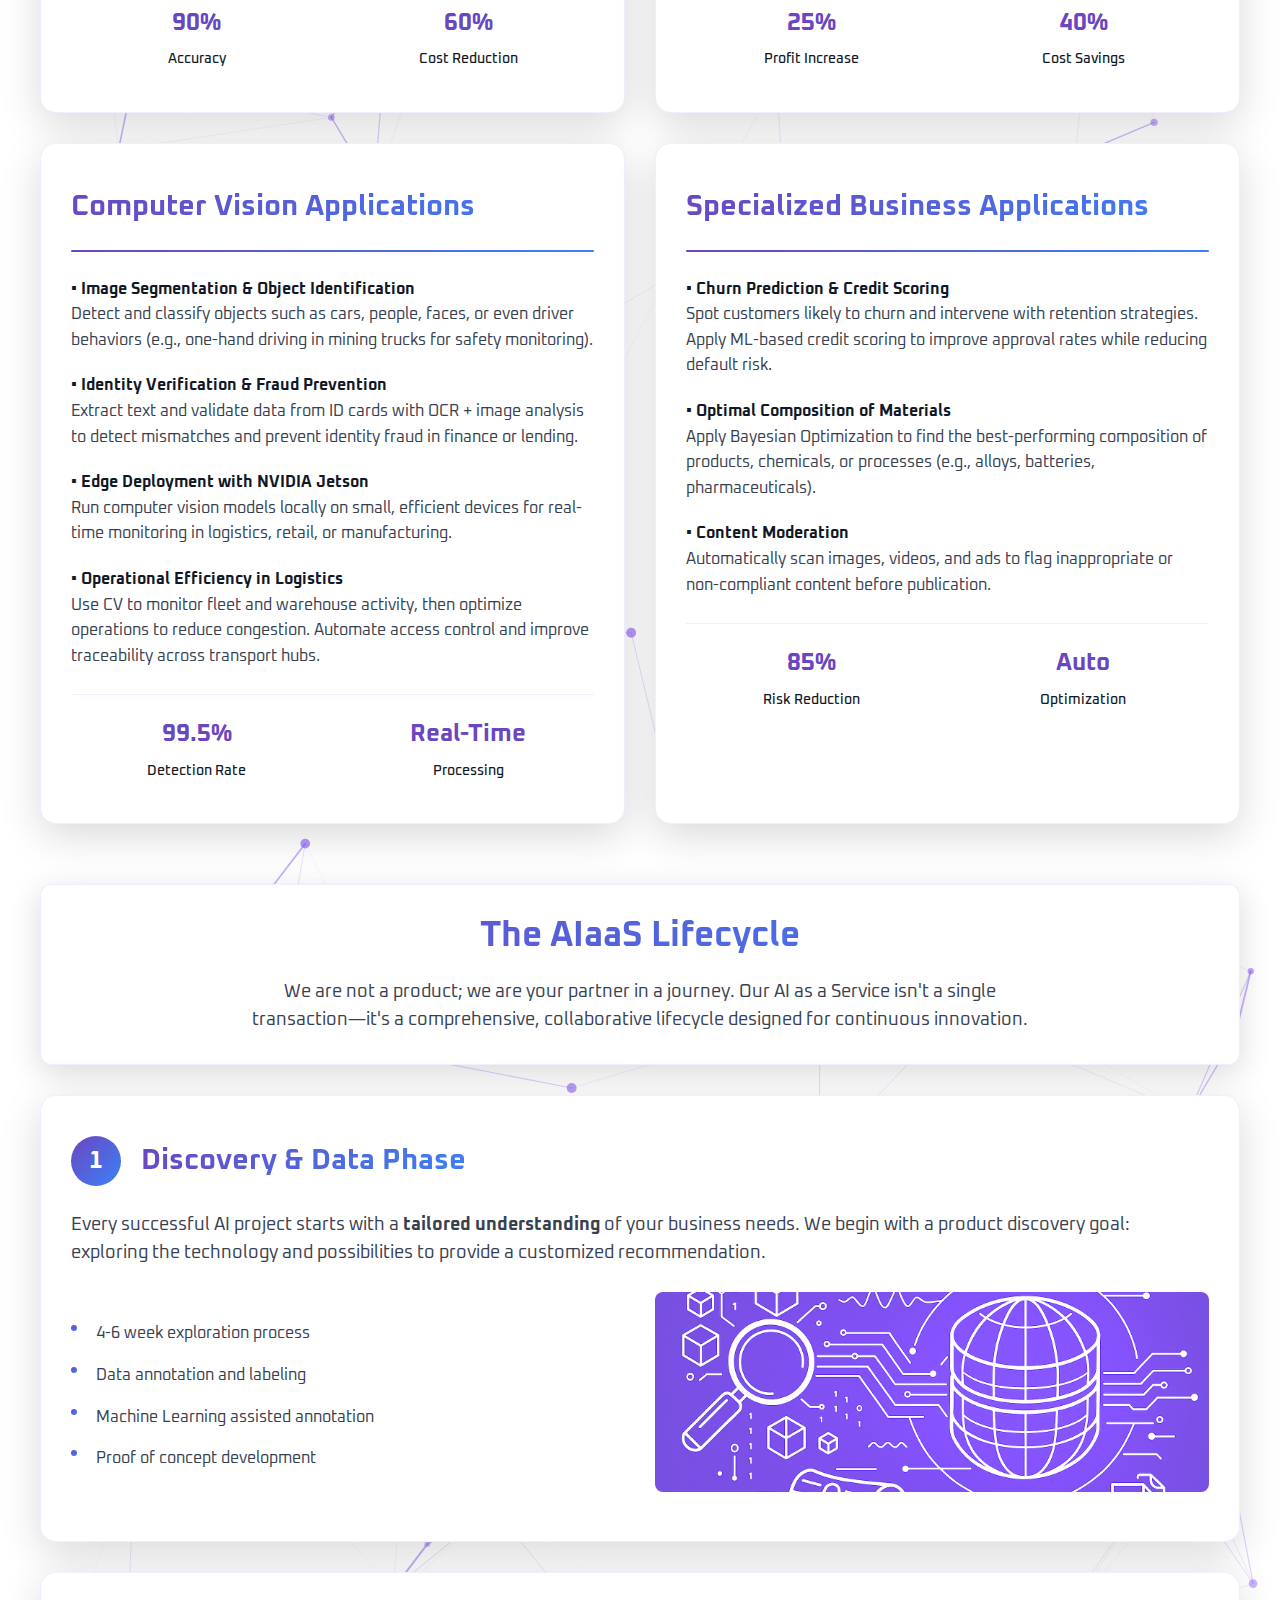
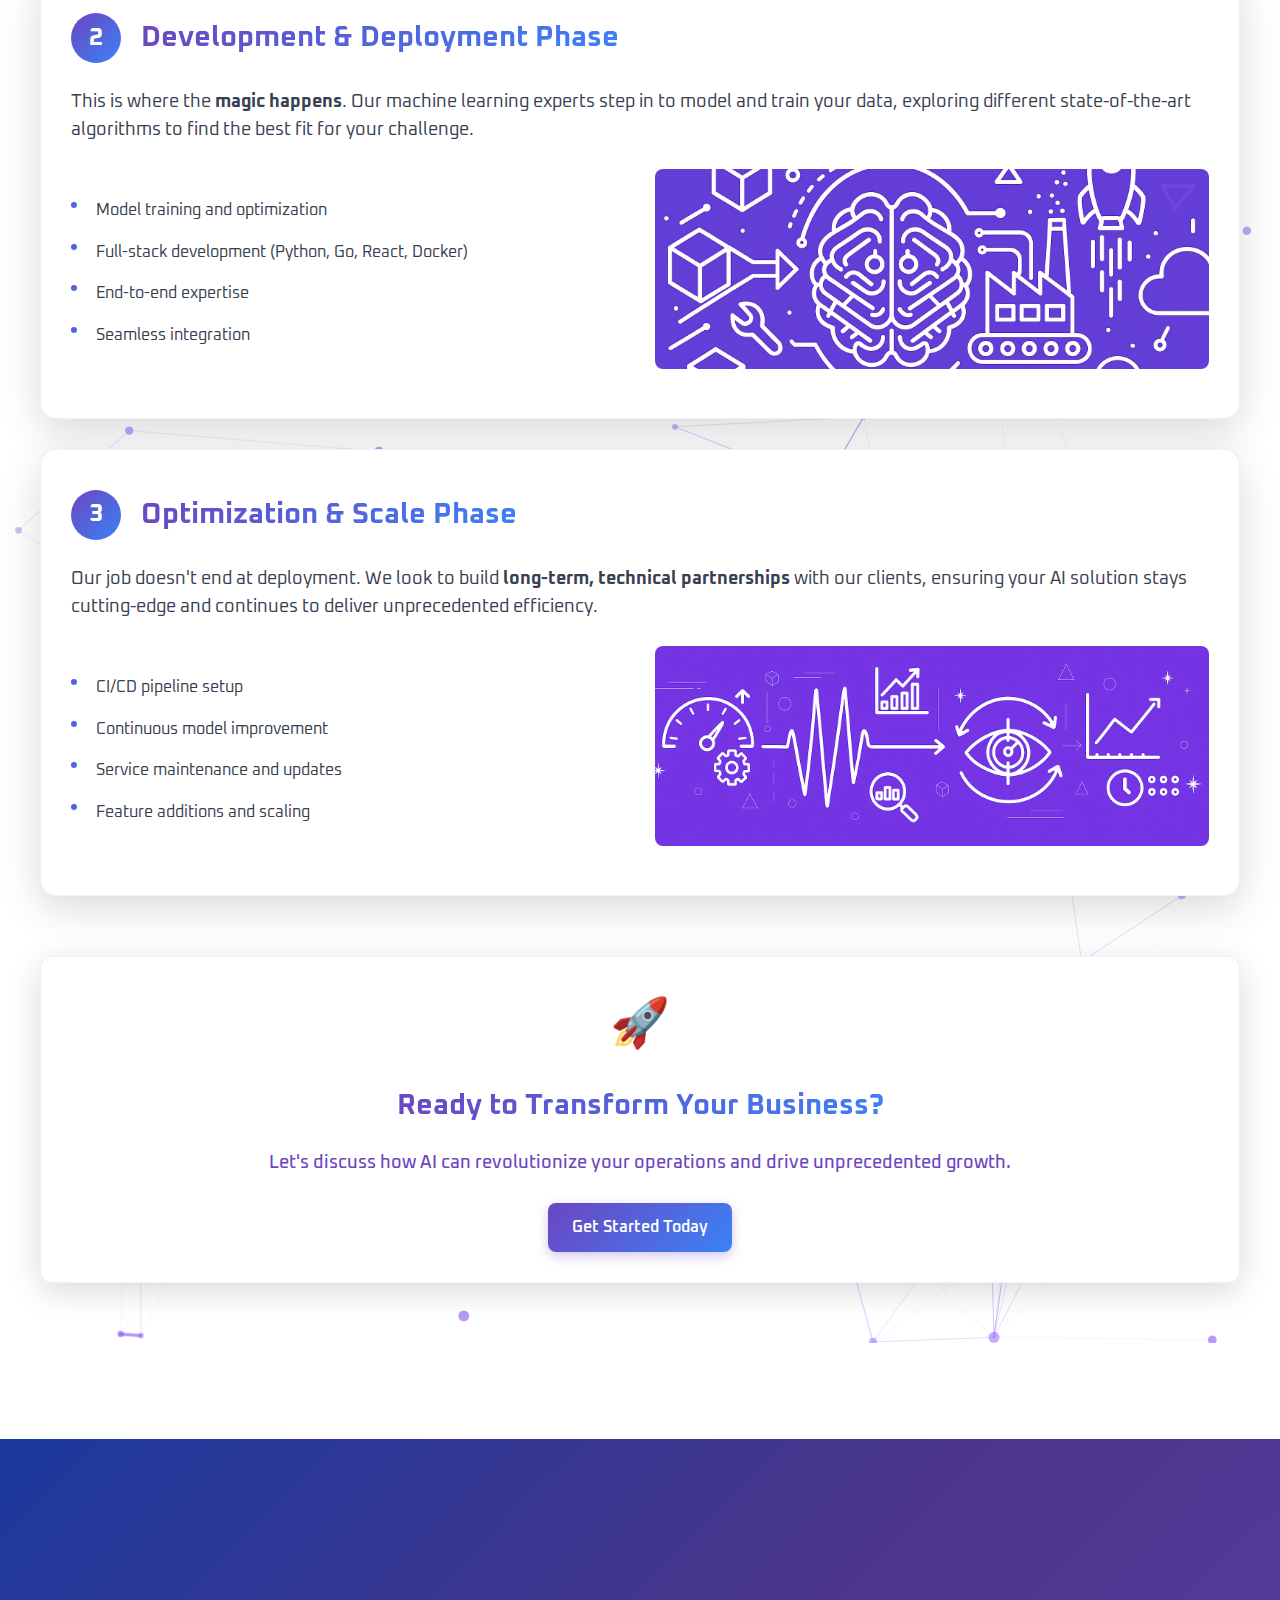
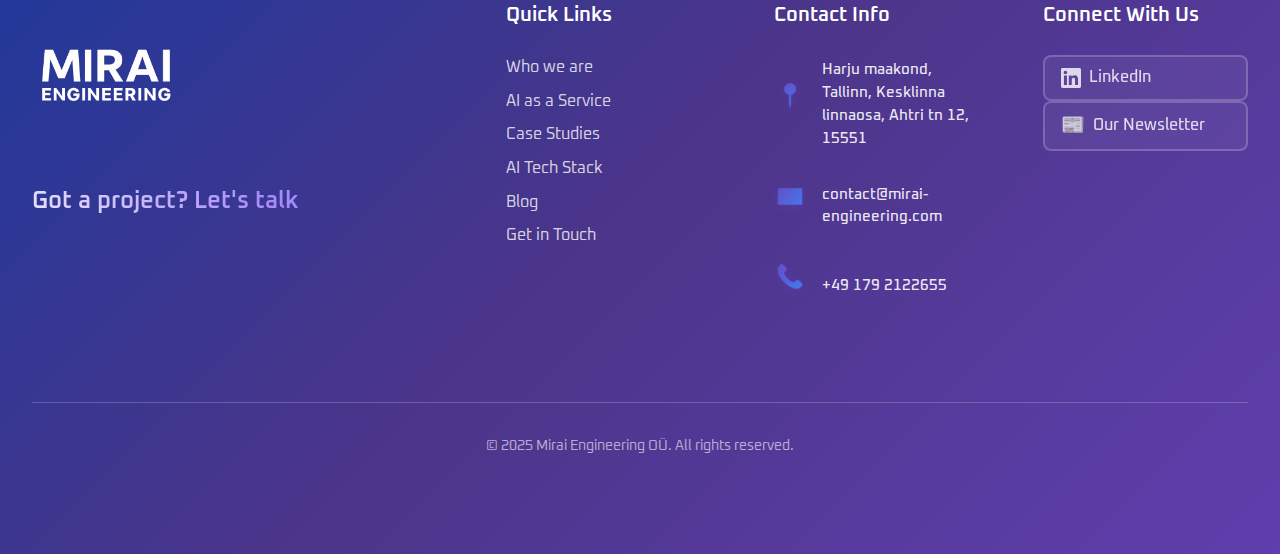
<file: ai-service.html>
<!DOCTYPE html>
<html lang="en">
<head>
    <meta charset="UTF-8">
    <meta name="viewport" content="width=device-width, initial-scale=1.0">
    <title>AI as a Service (AIaaS) - Mirai Engineering | Complete AI Implementation Guide</title>
    <meta name="description" content="Discover AI as a Service (AIaaS) with Mirai Engineering. Learn about Generative AI vs Analytical AI, real-world applications, and our proven 3-phase AIaaS lifecycle for business transformation.">
    <meta name="keywords" content="AI as a Service, AIaaS, generative AI, analytical AI, AI implementation, AI lifecycle, AI applications, business AI solutions, AI consultancy">
    <meta name="author" content="Mirai Engineering">
    <meta property="og:title" content="AI as a Service (AIaaS) - Mirai Engineering">
    <meta property="og:description" content="Complete guide to AI as a Service. Learn about Generative AI vs Analytical AI, real-world applications, and our proven AIaaS lifecycle for business transformation.">
    <meta property="og:type" content="website">
    <meta property="og:url" content="https://mirai-engineering.com/ai-service.html">
    <meta property="og:image" content="https://mirai-engineering.com/assets/images/logos/logo.png">
    <link rel="icon" type="image/png" href="assets/images/logos/favicon.png">
    <style>
        @import url('https://fonts.googleapis.com/css2?family=Oxanium:wght@200..800&display=swap');
    </style>
    <link rel="stylesheet" href="styles.css?v=47">
</head>
<body>
    <!-- Navigation -->
    <nav class="navigation">
        <div class="nav-container">
            <a href="index.html" class="logo">
                <img src="assets/images/logos/logo.png" alt="Mirai Engineering" class="logo-image">
            </a>
            <ul class="nav-menu">
                <li><a href="about.html" class="nav-link">Who we are</a></li>
                <li><a href="ai-service.html" class="nav-link active">AI as a Service</a></li>
                <li><a href="industries.html" class="nav-link">Case Studies</a></li>
                <li><a href="ai-tech-stack.html" class="nav-link">AI Tech Stack</a></li>
                <li><a href="blog.html" class="nav-link">Blog</a></li>
                <li><a href="contact.html" class="nav-link">Get in Touch</a></li>
            </ul>
            <div class="hamburger">
                <span></span>
                <span></span>
                <span></span>
            </div>
        </div>
    </nav>

    <!-- Main Content -->
    <main class="main-content">
        <!-- AI as a Service Hero Section -->
        <section class="hero-section" style="width: 100vw; margin-left: calc(-50vw + 50%); margin-right: calc(-50vw + 50%); background-attachment: fixed !important; margin-bottom: 0 !important;">
            <div class="hero-content" style="max-width: none; width: 100%;">
                <h1 class="hero-title" style="color: white !important; text-shadow: 0 2px 4px rgba(0, 0, 0, 0.3) !important;">
                    <span class="hero-title-line1">AI as a Service</span>
                </h1>
                <p class="hero-subtitle" style="color: white !important; text-shadow: 0 2px 4px rgba(0, 0, 0, 0.3) !important;">At Mirai we offer two types of artificial intelligence: <strong>Generative AI</strong> and <strong>Analytical AI</strong>. Find out about what we do and how we do it!</p>
                <div class="hero-cta" style="margin-top: 30px;">
                    <a href="#services" class="btn-primary">Our Services</a>
                    <a href="#lifecycle" class="btn-secondary">How do we do it?</a>
                </div>
            </div>
        </section>

        <!-- Services and AI Types Section with Animated Node Background -->
        <div style="padding: 60px 20px; background: transparent; position: relative; overflow: hidden;">
            <!-- Animated Node Background -->
            <div id="node-background" style="position: absolute; top: 0; left: 0; width: 100%; height: 100%; z-index: 1; pointer-events: none;"></div>
            
            <div style="max-width: 1200px; margin: 0 auto; position: relative; z-index: 2;">
                <!-- What do we offer Title Card -->
                <div id="services" style="background: white; border-radius: 12px; padding: 30px; box-shadow: 0 8px 32px rgba(0, 0, 0, 0.15); border: 1px solid rgba(139, 92, 246, 0.1); margin-bottom: 30px; text-align: center;">
                        <h2 style="font-size: 2.2rem; font-weight: 700; color: var(--gray-900); margin-bottom: 25px; background: var(--gradient-primary); -webkit-background-clip: text; -webkit-text-fill-color: transparent; background-clip: text; line-height: 1.2;">What do we offer</h2>
                        <p style="color: var(--gray-700) !important; font-size: 1.1rem !important; line-height: 1.6 !important; margin: 0 !important; max-width: 800px !important; margin-left: auto !important; margin-right: auto !important;">Our comprehensive suite of AI services is designed to meet you wherever you are in your AI journey. From strategic consulting to hands-on implementation and team education, we provide the expertise and support you need to successfully integrate AI into your business operations.</p>
                    </div>
                    
                <!-- Services Grid -->
                <div style="display: grid; grid-template-columns: repeat(auto-fit, minmax(350px, 1fr)); gap: 30px; margin-bottom: 60px;">
                    <!-- Professional AI Consulting Card -->
                    <div style="background: white; border-radius: 12px; padding: 30px; box-shadow: 0 8px 32px rgba(0, 0, 0, 0.15); border: 1px solid rgba(139, 92, 246, 0.1);">
                            <h3 style="font-size: 1.5rem; font-weight: 700; color: var(--gray-900); margin-bottom: 8px; background: var(--gradient-primary); -webkit-background-clip: text; -webkit-text-fill-color: transparent; background-clip: text; line-height: 1.3; text-align: center;">Professional AI Consulting</h3>
                            <div style="text-align: center; margin-bottom: 20px;">
                                <span style="font-size: 2rem; background: var(--gradient-primary); -webkit-background-clip: text; -webkit-text-fill-color: transparent; background-clip: text;">🧠</span>
                            </div>
                            <p style="font-size: 1.1rem; color: var(--gray-700); line-height: 1.6; margin-bottom: 25px;">Expert guidance across the vast field of applied AI — beyond just LLMs. Discover innovative applications designed for your industry's specific challenges.</p>
                            <div style="text-align: center;">
                                <a href="contact.html#schedule-meeting" style="display: inline-block; background: var(--gradient-primary); color: white; padding: 12px 24px; border-radius: 8px; text-decoration: none; font-weight: 600; font-size: 1rem; transition: all 0.3s ease; box-shadow: 0 4px 12px rgba(107, 70, 193, 0.3);">Book a consult</a>
                            </div>
                        </div>
                        
                        <!-- AI Implementation Card -->
                        <div style="background: white; border-radius: 16px; padding: 40px 30px; box-shadow: 0 12px 40px rgba(0, 0, 0, 0.15); border: 1px solid rgba(139, 92, 246, 0.1); text-align: left;">
                            <h3 style="font-size: 1.5rem; font-weight: 700; color: var(--gray-900); margin-bottom: 8px; background: var(--gradient-primary); -webkit-background-clip: text; -webkit-text-fill-color: transparent; background-clip: text; line-height: 1.3; text-align: center;">AI Implementation</h3>
                            <div style="text-align: center; margin-bottom: 20px;">
                                <span style="font-size: 2rem; background: var(--gradient-primary); -webkit-background-clip: text; -webkit-text-fill-color: transparent; background-clip: text;">⚙️</span>
                            </div>
                            <p style="font-size: 1.1rem; color: var(--gray-700); line-height: 1.6; margin-bottom: 25px;">From concept to deployment, we design and implement the right solution for you. Whether through established cloud infrastructures like AWS and GCP or fully custom builds, we make AI work seamlessly for your business.</p>
                            <div style="text-align: center;">
                                <a href="#lifecycle" style="display: inline-block; background: var(--gradient-primary); color: white; padding: 12px 24px; border-radius: 8px; text-decoration: none; font-weight: 600; font-size: 1rem; transition: all 0.3s ease; box-shadow: 0 4px 12px rgba(107, 70, 193, 0.3);">How does it work</a>
                            </div>
                        </div>
                        
                        <!-- Comprehensive AI Workshops Card -->
                        <div style="background: white; border-radius: 16px; padding: 40px 30px; box-shadow: 0 12px 40px rgba(0, 0, 0, 0.15); border: 1px solid rgba(139, 92, 246, 0.1); text-align: left;">
                            <h3 style="font-size: 1.5rem; font-weight: 700; color: var(--gray-900); margin-bottom: 8px; background: var(--gradient-primary); -webkit-background-clip: text; -webkit-text-fill-color: transparent; background-clip: text; line-height: 1.3; text-align: center;">Comprehensive AI Workshops</h3>
                            <div style="text-align: center; margin-bottom: 20px;">
                                <span style="font-size: 2rem; background: var(--gradient-primary); -webkit-background-clip: text; -webkit-text-fill-color: transparent; background-clip: text;">🎓</span>
                            </div>
                            <p style="font-size: 1.1rem; color: var(--gray-700); line-height: 1.6; margin-bottom: 25px;">From fundamentals to advanced applications, our workshops empower your team with practical knowledge. Perfect for beginners and advanced professionals alike.</p>
                            <div style="text-align: center;">
                                <a href="contact.html#email-us" style="display: inline-block; background: var(--gradient-primary); color: white; padding: 12px 24px; border-radius: 8px; text-decoration: none; font-weight: 600; font-size: 1rem; transition: all 0.3s ease; box-shadow: 0 4px 12px rgba(107, 70, 193, 0.3);">Email us</a>
                            </div>
                        </div>
                    </div>

                <!-- What Kind of AI Title Card -->
                <div id="applications" style="background: white; border-radius: 12px; padding: 30px; box-shadow: 0 8px 32px rgba(0, 0, 0, 0.15); border: 1px solid rgba(139, 92, 246, 0.1); margin-bottom: 30px; text-align: center;">
                        <h2 class="intro-title centered-title" style="color: var(--gray-900) !important; text-align: center !important; background: var(--gradient-primary) !important; -webkit-background-clip: text !important; -webkit-text-fill-color: transparent !important; background-clip: text !important; text-shadow: none !important; margin: 0 0 25px 0 !important; font-size: 2.2rem !important; font-weight: 700 !important; line-height: 1.2 !important;">What Kind of AI Is The Right One For Your Business?</h2>
                        <p style="color: var(--gray-700) !important; font-size: 1.1rem !important; line-height: 1.6 !important; margin: 0 0 20px 0 !important; max-width: 800px !important; margin-left: auto !important; margin-right: auto !important;">Understanding the difference between <strong>Generative AI</strong> and <strong>Analytical AI</strong> is crucial for choosing the right solution. These two main types of AI serve different purposes and can transform your business operations in unique ways. If you've never heard about the difference, here's a link to our blog post:</p>
                        <a href="blog.html" style="display: inline-block; background: var(--gradient-primary); color: white; padding: 12px 24px; border-radius: 8px; text-decoration: none; font-weight: 600; font-size: 1rem; transition: all 0.3s ease; box-shadow: 0 4px 12px rgba(107, 70, 193, 0.3); margin-bottom: 20px;">But... What is AI?</a>
                        <p style="color: var(--gray-700) !important; font-size: 1.1rem !important; line-height: 1.6 !important; margin: 0 !important; max-width: 800px !important; margin-left: auto !important; margin-right: auto !important;">In an nutshell, Generative AI creates new content, while Analytical AI extracts insights from existing data. Both can transform your business operations in unique ways. Let's get inspired by some real-world examples!</p>
                    </div>

                <!-- Generative AI Main Card -->
                <div style="background: white; border-radius: 12px; padding: 30px; box-shadow: 0 8px 32px rgba(0, 0, 0, 0.15); border: 1px solid rgba(139, 92, 246, 0.1); margin-bottom: 30px;">
                        <h3 style="font-size: 2.2rem; font-weight: 700; color: var(--gray-900); margin-bottom: 20px; background: var(--gradient-primary); -webkit-background-clip: text; -webkit-text-fill-color: transparent; background-clip: text; line-height: 1.2;">Generative AI: Creating the Future</h3>
                        <p style="font-size: 1.1rem; color: var(--gray-700); line-height: 1.6; margin-bottom: 30px;">Generative AI is a powerful engine for <strong>creativity and efficiency</strong>. The following examples can be applied across virtually any industry.Using technologies like Convolutional Neural Networks (CNNs), advanced Diffusion Models, or agents powered by Large Language Models (LLMs) we can generate high-quality images, indistinguishable image transformations, product mockups, and visual content from simple text prompts.</p>
                        <div style="text-align: center;">
                            <div style="width: 100%; height: 160px; overflow: hidden; border-radius: 8px; display: flex; align-items: center; justify-content: center; background: #f8f9fa;">
                                <img src="assets/images/aiaas/face diffusion.png" alt="Face Diffusion Model - Advanced AI image generation technology" style="width: 100%; height: 100%; object-fit: cover; border-radius: 8px;">
                            </div>
                        </div>
                    </div>
                    
                <!-- 2x2 Grid Layout for Cards 2, 3, 4, 5 -->
                <div style="display: grid; grid-template-columns: 1fr 1fr; gap: 30px; margin-bottom: 60px;">
                        <!-- AI Agents & Automation Card -->
                        <div style="background: white; border-radius: 16px; padding: 40px 30px; box-shadow: 0 12px 40px rgba(0, 0, 0, 0.15); border: 1px solid rgba(139, 92, 246, 0.1);">
                            <h4 style="font-size: 1.8rem; font-weight: 700; color: var(--gray-900); margin-bottom: 20px; background: var(--gradient-primary); -webkit-background-clip: text; -webkit-text-fill-color: transparent; background-clip: text;">AI Agents & Automation</h4>
                            <div style="width: 100%; height: 2px; background: var(--gradient-primary); margin-bottom: 25px; border-radius: 1px;"></div>
                            <div style="display: flex; flex-direction: column; gap: 20px;">
                                <div>
                                    <p style="color: var(--gray-700); line-height: 1.6; margin: 0;"><strong style="color: var(--gray-900);">• HR Automation</strong><br>AI agents handle employee onboarding/offboarding by automatically generating contracts, provisioning accounts, and processing exit checklists.</p>
                                </div>
                                <div>
                                    <p style="color: var(--gray-700); line-height: 1.6; margin: 0;"><strong style="color: var(--gray-900);">• Customer Service Desk</strong><br>Deploy agents that autonomously triage tickets, resolve common issues, and escalate only when needed.</p>
                                </div>
                            </div>
                            <div style="display: flex; gap: 20px; margin-top: 25px; padding-top: 20px; border-top: 1px solid rgba(139, 92, 246, 0.1);">
                                <div style="text-align: center; flex: 1;">
                                    <span style="display: block; font-size: 1.5rem; font-weight: 700; color: var(--purple); margin-bottom: 4px;">80%</span>
                                    <span style="font-size: 0.875rem; color: var(--gray-900); font-weight: 500;">Time Reduction</span>
                                </div>
                                <div style="text-align: center; flex: 1;">
                                    <span style="display: block; font-size: 1.5rem; font-weight: 700; color: var(--purple); margin-bottom: 4px;">24/7</span>
                                    <span style="font-size: 0.875rem; color: var(--gray-900); font-weight: 500;">Automation</span>
                                </div>
                            </div>
                        </div>

                        <!-- Automated Reporting & Moderation Card -->
                        <div style="background: white; border-radius: 16px; padding: 40px 30px; box-shadow: 0 12px 40px rgba(0, 0, 0, 0.15); border: 1px solid rgba(139, 92, 246, 0.1);">
                            <h4 style="font-size: 1.8rem; font-weight: 700; color: var(--gray-900); margin-bottom: 20px; background: var(--gradient-primary); -webkit-background-clip: text; -webkit-text-fill-color: transparent; background-clip: text;">Automated Reporting & Moderation</h4>
                            <div style="width: 100%; height: 2px; background: var(--gradient-primary); margin-bottom: 25px; border-radius: 1px;"></div>
                            <div style="display: flex; flex-direction: column; gap: 20px;">
                                <div>
                                    <p style="color: var(--gray-700); line-height: 1.6; margin: 0;"><strong style="color: var(--gray-900);">• Regulatory & Compliance Reports</strong><br>Automatically generate monthly or quarterly compliance summaries from structured data and logs.</p>
                                </div>
                                <div>
                                    <p style="color: var(--gray-700); line-height: 1.6; margin: 0;"><strong style="color: var(--gray-900);">• Content Moderation</strong><br>Real-time filtering of inappropriate user-generated text, images, or videos across your platform.</p>
                                </div>
                            </div>
                            <div style="display: flex; gap: 20px; margin-top: 25px; padding-top: 20px; border-top: 1px solid rgba(139, 92, 246, 0.1);">
                                <div style="text-align: center; flex: 1;">
                                    <span style="display: block; font-size: 1.5rem; font-weight: 700; color: var(--purple); margin-bottom: 4px;">95%</span>
                                    <span style="font-size: 0.875rem; color: var(--gray-900); font-weight: 500;">Accuracy Rate</span>
                                </div>
                                <div style="text-align: center; flex: 1;">
                                    <span style="display: block; font-size: 1.5rem; font-weight: 700; color: var(--purple); margin-bottom: 4px;">Real-Time</span>
                                    <span style="font-size: 0.875rem; color: var(--gray-900); font-weight: 500;">Processing</span>
                                </div>
                            </div>
                        </div>

                        <!-- Leveraging Enterprise Knowledge Card -->
                        <div style="background: white; border-radius: 16px; padding: 40px 30px; box-shadow: 0 12px 40px rgba(0, 0, 0, 0.15); border: 1px solid rgba(139, 92, 246, 0.1);">
                            <h4 style="font-size: 1.8rem; font-weight: 700; color: var(--gray-900); margin-bottom: 20px; background: var(--gradient-primary); -webkit-background-clip: text; -webkit-text-fill-color: transparent; background-clip: text;">Leveraging Enterprise Knowledge</h4>
                            <div style="width: 100%; height: 2px; background: var(--gradient-primary); margin-bottom: 25px; border-radius: 1px;"></div>
                            <div style="display: flex; flex-direction: column; gap: 20px;">
                                <div>
                                    <p style="color: var(--gray-700); line-height: 1.6; margin: 0;"><strong style="color: var(--gray-900);">• Product & Service Improvement</strong><br>Analyze social media posts, customer reviews, and call transcripts to uncover recurring pain points and feature requests.</p>
                                </div>
                                <div>
                                    <p style="color: var(--gray-700); line-height: 1.6; margin: 0;"><strong style="color: var(--gray-900);">• Internal Knowledge Base Search</strong><br>Deploy a local LLM to query across documents, policies, and training materials — no external API calls, ensuring privacy.</p>
                                </div>
                            </div>
                            <div style="display: flex; gap: 20px; margin-top: 25px; padding-top: 20px; border-top: 1px solid rgba(139, 92, 246, 0.1);">
                                <div style="text-align: center; flex: 1;">
                                    <span style="display: block; font-size: 1.5rem; font-weight: 700; color: var(--purple); margin-bottom: 4px;">100%</span>
                                    <span style="font-size: 0.875rem; color: var(--gray-900); font-weight: 500;">Privacy Secure</span>
                                </div>
                                <div style="text-align: center; flex: 1;">
                                    <span style="display: block; font-size: 1.5rem; font-weight: 700; color: var(--purple); margin-bottom: 4px;">Instant</span>
                                    <span style="font-size: 0.875rem; color: var(--gray-900); font-weight: 500;">Knowledge Access</span>
                                </div>
                            </div>
                        </div>

                        <!-- Local LLMs Card -->
                        <div style="background: white; border-radius: 16px; padding: 40px 30px; box-shadow: 0 12px 40px rgba(0, 0, 0, 0.15); border: 1px solid rgba(139, 92, 246, 0.1);">
                            <h4 style="font-size: 1.8rem; font-weight: 700; color: var(--gray-900); margin-bottom: 20px; background: var(--gradient-primary); -webkit-background-clip: text; -webkit-text-fill-color: transparent; background-clip: text;">Local LLMs – Your Data, Your Control</h4>
                            <div style="width: 100%; height: 2px; background: var(--gradient-primary); margin-bottom: 25px; border-radius: 1px;"></div>
                            <div style="display: flex; flex-direction: column; gap: 20px;">
                                <div>
                                    <p style="color: var(--gray-700); line-height: 1.6; margin: 0;"><strong style="color: var(--gray-900);">• Private Enterprise Assistants</strong><br>Run an LLM on your own infrastructure to handle sensitive tasks like contract drafting or board meeting summaries.</p>
                                </div>
                                <div>
                                    <p style="color: var(--gray-700); line-height: 1.6; margin: 0;"><strong style="color: var(--gray-900);">• Data Security at Scale</strong><br>Same capabilities as cloud-hosted models, but without sending confidential information outside your environment.</p>
                                </div>
                            </div>
                            <div style="display: flex; gap: 20px; margin-top: 25px; padding-top: 20px; border-top: 1px solid rgba(139, 92, 246, 0.1);">
                                <div style="text-align: center; flex: 1;">
                                    <span style="display: block; font-size: 1.5rem; font-weight: 700; color: var(--purple); margin-bottom: 4px;">Zero</span>
                                    <span style="font-size: 0.875rem; color: var(--gray-900); font-weight: 500;">Data Leakage</span>
                                </div>
                                <div style="text-align: center; flex: 1;">
                                    <span style="display: block; font-size: 1.5rem; font-weight: 700; color: var(--purple); margin-bottom: 4px;">Full</span>
                                    <span style="font-size: 0.875rem; color: var(--gray-900); font-weight: 500;">Control</span>
                                </div>
                            </div>
                        </div>
                    </div>
                    
                <!-- Analytical AI Main Card -->
                <div style="background: white; border-radius: 12px; padding: 30px; box-shadow: 0 8px 32px rgba(0, 0, 0, 0.15); border: 1px solid rgba(139, 92, 246, 0.1); margin-bottom: 30px;">
                    <h3 style="font-size: 2.2rem; font-weight: 700; color: var(--gray-900); margin-bottom: 20px; background: var(--gradient-primary); -webkit-background-clip: text; -webkit-text-fill-color: transparent; background-clip: text; line-height: 1.2;">Analytical AI: Finding Insights in Your Data</h3>
                    <p style="font-size: 1.1rem; color: var(--gray-700); line-height: 1.6; margin-bottom: 30px;">Where Generative AI creates, Analytical AI <strong>clarifies and optimizes</strong>. Using advanced neural networks, we can derive actionable intelligence from your data, optimize processes, find optimal compositions and more. From fintech to engineering, from healthcare to data processing, Analytical AI can help you make better decisions and optimize your processes, the application fields are endless.</p>
                    <div style="text-align: center;">
                        <div style="width: 100%; height: 160px; overflow: hidden; border-radius: 8px; display: flex; align-items: center; justify-content: center; background: #f8f9fa;">
                            <img src="assets/images/aiaas/market_analysis.png" alt="Market Analysis with AI - Advanced data analytics and prediction models" style="width: 100%; height: 100%; object-fit: cover; border-radius: 8px;">
                        </div>
                    </div>
                </div>

                <!-- 2x2 Grid Layout for Analytical AI Cards -->
                <div style="display: grid; grid-template-columns: 1fr 1fr; gap: 30px; margin-bottom: 60px;">
                    <!-- Predictive Analytics & Maintenance Card -->
                    <div style="background: white; border-radius: 16px; padding: 40px 30px; box-shadow: 0 12px 40px rgba(0, 0, 0, 0.15); border: 1px solid rgba(139, 92, 246, 0.1);">
                        <h4 style="font-size: 1.8rem; font-weight: 700; color: var(--gray-900); margin-bottom: 20px; background: var(--gradient-primary); -webkit-background-clip: text; -webkit-text-fill-color: transparent; background-clip: text;">Predictive Analytics & Maintenance</h4>
                        <div style="width: 100%; height: 2px; background: var(--gradient-primary); margin-bottom: 25px; border-radius: 1px;"></div>
                        <div style="display: flex; flex-direction: column; gap: 20px;">
                            <div>
                                <p style="color: var(--gray-700); line-height: 1.6; margin: 0;"><strong style="color: var(--gray-900);">• End-of-Life & Predictive Maintenance</strong><br>Anticipate when machinery, vehicles, or electronics are likely to fail by combining sensor data with predictive models. This reduces downtime and saves on unnecessary replacements.</p>
                            </div>
                            <div>
                                <p style="color: var(--gray-700); line-height: 1.6; margin: 0;"><strong style="color: var(--gray-900);">• Market Predictive Analysis</strong><br>Analyze market trends, consumer sentiment, and economic indicators to predict stock prices, demand fluctuations, and market opportunities. Use advanced time-series models to forecast market movements and optimize investment strategies.</p>
                            </div>
                            <div>
                                <p style="color: var(--gray-700); line-height: 1.6; margin: 0;"><strong style="color: var(--gray-900);">• Customer Behavior Forecasting</strong><br>Build models that predict purchasing patterns, allowing you to deliver personalized recommendations and boost customer retention.</p>
                            </div>
                            <div>
                                <p style="color: var(--gray-700); line-height: 1.6; margin: 0;"><strong style="color: var(--gray-900);">• Email Classification with NLP</strong><br>Automatically categorize and prioritize incoming emails to reduce customer response time — used in logistics for faster ticket handling.</p>
                            </div>
                        </div>
                        <div style="display: flex; gap: 20px; margin-top: 25px; padding-top: 20px; border-top: 1px solid rgba(139, 92, 246, 0.1);">
                            <div style="text-align: center; flex: 1;">
                                <span style="display: block; font-size: 1.5rem; font-weight: 700; color: var(--purple); margin-bottom: 4px;">90%</span>
                                <span style="font-size: 0.875rem; color: var(--gray-900); font-weight: 500;">Accuracy</span>
                            </div>
                            <div style="text-align: center; flex: 1;">
                                <span style="display: block; font-size: 1.5rem; font-weight: 700; color: var(--purple); margin-bottom: 4px;">60%</span>
                                <span style="font-size: 0.875rem; color: var(--gray-900); font-weight: 500;">Cost Reduction</span>
                            </div>
                        </div>
                    </div>

                    <!-- Profit Enhancement & Cost Savings Card -->
                    <div style="background: white; border-radius: 16px; padding: 40px 30px; box-shadow: 0 12px 40px rgba(0, 0, 0, 0.15); border: 1px solid rgba(139, 92, 246, 0.1);">
                        <h4 style="font-size: 1.8rem; font-weight: 700; color: var(--gray-900); margin-bottom: 20px; background: var(--gradient-primary); -webkit-background-clip: text; -webkit-text-fill-color: transparent; background-clip: text;">Profit Enhancement & Cost Savings</h4>
                        <div style="width: 100%; height: 2px; background: var(--gradient-primary); margin-bottom: 25px; border-radius: 1px;"></div>
                        <div style="display: flex; flex-direction: column; gap: 20px;">
                            <div>
                                <p style="color: var(--gray-700); line-height: 1.6; margin: 0;"><strong style="color: var(--gray-900);">• Failure Detection</strong><br>Deploy real-time anomaly detection models to monitor production lines, vehicles, or IT systems — preventing costly outages.</p>
                            </div>
                            <div>
                                <p style="color: var(--gray-700); line-height: 1.6; margin: 0;"><strong style="color: var(--gray-900);">• Supply Chain Acceleration</strong><br>Forecast demand, optimize inventory, and automate planning to cut operational costs and delivery times.</p>
                            </div>
                            <div>
                                <p style="color: var(--gray-700); line-height: 1.6; margin: 0;"><strong style="color: var(--gray-900);">• Customer Behavior Prediction for Profit Enhancement</strong><br>Predict customer lifetime value, churn probability, and purchase likelihood to optimize pricing strategies, personalize offers, and maximize revenue per customer. Use behavioral data to identify high-value segments and increase profit margins.</p>
                            </div>
                            <div>
                                <p style="color: var(--gray-700); line-height: 1.6; margin: 0;"><strong style="color: var(--gray-900);">• ARIMA & Advanced Forecasting</strong><br>Predict demand for groceries, meals, or consumer goods to optimize stock. Anticipate product trends, seasonal spikes, or global supply shocks with time-series models.</p>
                            </div>
                        </div>
                        <div style="display: flex; gap: 20px; margin-top: 25px; padding-top: 20px; border-top: 1px solid rgba(139, 92, 246, 0.1);">
                            <div style="text-align: center; flex: 1;">
                                <span style="display: block; font-size: 1.5rem; font-weight: 700; color: var(--purple); margin-bottom: 4px;">25%</span>
                                <span style="font-size: 0.875rem; color: var(--gray-900); font-weight: 500;">Profit Increase</span>
                            </div>
                            <div style="text-align: center; flex: 1;">
                                <span style="display: block; font-size: 1.5rem; font-weight: 700; color: var(--purple); margin-bottom: 4px;">40%</span>
                                <span style="font-size: 0.875rem; color: var(--gray-900); font-weight: 500;">Cost Savings</span>
                            </div>
                        </div>
                    </div>

                    <!-- Computer Vision Applications Card -->
                    <div style="background: white; border-radius: 16px; padding: 40px 30px; box-shadow: 0 12px 40px rgba(0, 0, 0, 0.15); border: 1px solid rgba(139, 92, 246, 0.1);">
                        <h4 style="font-size: 1.8rem; font-weight: 700; color: var(--gray-900); margin-bottom: 20px; background: var(--gradient-primary); -webkit-background-clip: text; -webkit-text-fill-color: transparent; background-clip: text;">Computer Vision Applications</h4>
                        <div style="width: 100%; height: 2px; background: var(--gradient-primary); margin-bottom: 25px; border-radius: 1px;"></div>
                        <div style="display: flex; flex-direction: column; gap: 20px;">
                            <div>
                                <p style="color: var(--gray-700); line-height: 1.6; margin: 0;"><strong style="color: var(--gray-900);">• Image Segmentation & Object Identification</strong><br>Detect and classify objects such as cars, people, faces, or even driver behaviors (e.g., one-hand driving in mining trucks for safety monitoring).</p>
                            </div>
                            <div>
                                <p style="color: var(--gray-700); line-height: 1.6; margin: 0;"><strong style="color: var(--gray-900);">• Identity Verification & Fraud Prevention</strong><br>Extract text and validate data from ID cards with OCR + image analysis to detect mismatches and prevent identity fraud in finance or lending.</p>
                            </div>
                            <div>
                                <p style="color: var(--gray-700); line-height: 1.6; margin: 0;"><strong style="color: var(--gray-900);">• Edge Deployment with NVIDIA Jetson</strong><br>Run computer vision models locally on small, efficient devices for real-time monitoring in logistics, retail, or manufacturing.</p>
                            </div>
                            <div>
                                <p style="color: var(--gray-700); line-height: 1.6; margin: 0;"><strong style="color: var(--gray-900);">• Operational Efficiency in Logistics</strong><br>Use CV to monitor fleet and warehouse activity, then optimize operations to reduce congestion. Automate access control and improve traceability across transport hubs.</p>
                            </div>
                        </div>
                        <div style="display: flex; gap: 20px; margin-top: 25px; padding-top: 20px; border-top: 1px solid rgba(139, 92, 246, 0.1);">
                            <div style="text-align: center; flex: 1;">
                                <span style="display: block; font-size: 1.5rem; font-weight: 700; color: var(--purple); margin-bottom: 4px;">99.5%</span>
                                <span style="font-size: 0.875rem; color: var(--gray-900); font-weight: 500;">Detection Rate</span>
                            </div>
                            <div style="text-align: center; flex: 1;">
                                <span style="display: block; font-size: 1.5rem; font-weight: 700; color: var(--purple); margin-bottom: 4px;">Real-Time</span>
                                <span style="font-size: 0.875rem; color: var(--gray-900); font-weight: 500;">Processing</span>
                            </div>
                        </div>
                    </div>

                    <!-- Specialized Business Applications Card -->
                    <div style="background: white; border-radius: 16px; padding: 40px 30px; box-shadow: 0 12px 40px rgba(0, 0, 0, 0.15); border: 1px solid rgba(139, 92, 246, 0.1);">
                        <h4 style="font-size: 1.8rem; font-weight: 700; color: var(--gray-900); margin-bottom: 20px; background: var(--gradient-primary); -webkit-background-clip: text; -webkit-text-fill-color: transparent; background-clip: text;">Specialized Business Applications</h4>
                        <div style="width: 100%; height: 2px; background: var(--gradient-primary); margin-bottom: 25px; border-radius: 1px;"></div>
                        <div style="display: flex; flex-direction: column; gap: 20px;">
                            <div>
                                <p style="color: var(--gray-700); line-height: 1.6; margin: 0;"><strong style="color: var(--gray-900);">• Churn Prediction & Credit Scoring</strong><br>Spot customers likely to churn and intervene with retention strategies. Apply ML-based credit scoring to improve approval rates while reducing default risk.</p>
                            </div>
                            <div>
                                <p style="color: var(--gray-700); line-height: 1.6; margin: 0;"><strong style="color: var(--gray-900);">• Optimal Composition of Materials</strong><br>Apply Bayesian Optimization to find the best-performing composition of products, chemicals, or processes (e.g., alloys, batteries, pharmaceuticals).</p>
                            </div>
                            <div>
                                <p style="color: var(--gray-700); line-height: 1.6; margin: 0;"><strong style="color: var(--gray-900);">• Content Moderation</strong><br>Automatically scan images, videos, and ads to flag inappropriate or non-compliant content before publication.</p>
                            </div>
                        </div>
                        <div style="display: flex; gap: 20px; margin-top: 25px; padding-top: 20px; border-top: 1px solid rgba(139, 92, 246, 0.1);">
                            <div style="text-align: center; flex: 1;">
                                <span style="display: block; font-size: 1.5rem; font-weight: 700; color: var(--purple); margin-bottom: 4px;">85%</span>
                                <span style="font-size: 0.875rem; color: var(--gray-900); font-weight: 500;">Risk Reduction</span>
                            </div>
                            <div style="text-align: center; flex: 1;">
                                <span style="display: block; font-size: 1.5rem; font-weight: 700; color: var(--purple); margin-bottom: 4px;">Auto</span>
                                <span style="font-size: 0.875rem; color: var(--gray-900); font-weight: 500;">Optimization</span>
                            </div>
                        </div>
                    </div>
                </div>
                <!-- AIaaS Lifecycle Title Card -->
                <div id="lifecycle" style="background: white; border-radius: 12px; padding: 30px; box-shadow: 0 8px 32px rgba(0, 0, 0, 0.15); border: 1px solid rgba(139, 92, 246, 0.1); margin-bottom: 30px; text-align: center;">
                        <h2 class="intro-title centered-title" style="color: var(--gray-900) !important; background: var(--gradient-primary) !important; -webkit-background-clip: text !important; -webkit-text-fill-color: transparent !important; background-clip: text !important; text-shadow: none !important; margin: 0 0 20px 0 !important; font-size: 2.2rem !important; font-weight: 700 !important; line-height: 1.2 !important;">The AIaaS Lifecycle</h2>
                        <p style="color: var(--gray-700) !important; font-size: 1.1rem !important; line-height: 1.6 !important; margin: 0 !important; max-width: 800px !important; margin-left: auto !important; margin-right: auto !important;">We are not a product; we are your partner in a journey. Our AI as a Service isn't a single transaction—it's a comprehensive, collaborative lifecycle designed for continuous innovation.</p>
                    </div>
                        
                <!-- Lifecycle Phases Grid -->
                <div style="display: grid; grid-template-columns: 1fr; gap: 30px; margin-bottom: 60px;">
                            <!-- Phase 1: Discovery & Data -->
                            <div style="background: white; border-radius: 16px; padding: 40px 30px; box-shadow: 0 12px 40px rgba(0, 0, 0, 0.15); border: 1px solid rgba(139, 92, 246, 0.1);">
                                <div style="display: flex; align-items: center; margin-bottom: 25px;">
                                    <div style="background: var(--gradient-primary); color: white; width: 50px; height: 50px; border-radius: 50%; display: flex; align-items: center; justify-content: center; font-size: 1.5rem; font-weight: 700; margin-right: 20px;">1</div>
                                    <h3 style="font-size: 1.8rem; font-weight: 700; color: var(--gray-900); margin: 0; background: var(--gradient-primary); -webkit-background-clip: text; -webkit-text-fill-color: transparent; background-clip: text;">Discovery & Data Phase</h3>
                                </div>
                                <p style="font-size: 1.1rem; color: var(--gray-700); line-height: 1.6; margin-bottom: 25px;">Every successful AI project starts with a <strong>tailored understanding</strong> of your business needs. We begin with a product discovery goal: exploring the technology and possibilities to provide a customized recommendation.</p>
                                <div style="display: grid; grid-template-columns: 1fr 1fr; gap: 30px; align-items: center;">
                                    <ul style="list-style: none; padding: 0; margin: 0;">
                                        <li style="padding: 8px 0; color: var(--gray-700); position: relative; padding-left: 25px;">
                                            <span style="position: absolute; left: 0; top: 12px; width: 6px; height: 6px; background: var(--gradient-primary); border-radius: 50%;"></span>
                                            4-6 week exploration process
                                        </li>
                                        <li style="padding: 8px 0; color: var(--gray-700); position: relative; padding-left: 25px;">
                                            <span style="position: absolute; left: 0; top: 12px; width: 6px; height: 6px; background: var(--gradient-primary); border-radius: 50%;"></span>
                                            Data annotation and labeling
                                        </li>
                                        <li style="padding: 8px 0; color: var(--gray-700); position: relative; padding-left: 25px;">
                                            <span style="position: absolute; left: 0; top: 12px; width: 6px; height: 6px; background: var(--gradient-primary); border-radius: 50%;"></span>
                                            Machine Learning assisted annotation
                                        </li>
                                        <li style="padding: 8px 0; color: var(--gray-700); position: relative; padding-left: 25px;">
                                            <span style="position: absolute; left: 0; top: 12px; width: 6px; height: 6px; background: var(--gradient-primary); border-radius: 50%;"></span>
                                            Proof of concept development
                                        </li>
                                    </ul>
                                    <div style="text-align: center;">
                                        <img src="assets/images/aiaas/ailifecycle/Data Discovery.png" alt="Data Discovery Phase" style="width: 100%; height: 200px; object-fit: cover; border-radius: 8px;">
                                    </div>
                                </div>
                            </div>
                        
                            <!-- Phase 2: Development & Deployment -->
                            <div style="background: white; border-radius: 16px; padding: 40px 30px; box-shadow: 0 12px 40px rgba(0, 0, 0, 0.15); border: 1px solid rgba(139, 92, 246, 0.1);">
                                <div style="display: flex; align-items: center; margin-bottom: 25px;">
                                    <div style="background: var(--gradient-primary); color: white; width: 50px; height: 50px; border-radius: 50%; display: flex; align-items: center; justify-content: center; font-size: 1.5rem; font-weight: 700; margin-right: 20px;">2</div>
                                    <h3 style="font-size: 1.8rem; font-weight: 700; color: var(--gray-900); margin: 0; background: var(--gradient-primary); -webkit-background-clip: text; -webkit-text-fill-color: transparent; background-clip: text;">Development & Deployment Phase</h3>
                                </div>
                                <p style="font-size: 1.1rem; color: var(--gray-700); line-height: 1.6; margin-bottom: 25px;">This is where the <strong>magic happens</strong>. Our machine learning experts step in to model and train your data, exploring different state-of-the-art algorithms to find the best fit for your challenge.</p>
                                <div style="display: grid; grid-template-columns: 1fr 1fr; gap: 30px; align-items: center;">
                                    <ul style="list-style: none; padding: 0; margin: 0;">
                                        <li style="padding: 8px 0; color: var(--gray-700); position: relative; padding-left: 25px;">
                                            <span style="position: absolute; left: 0; top: 12px; width: 6px; height: 6px; background: var(--gradient-primary); border-radius: 50%;"></span>
                                            Model training and optimization
                                        </li>
                                        <li style="padding: 8px 0; color: var(--gray-700); position: relative; padding-left: 25px;">
                                            <span style="position: absolute; left: 0; top: 12px; width: 6px; height: 6px; background: var(--gradient-primary); border-radius: 50%;"></span>
                                            Full-stack development (Python, Go, React, Docker)
                                        </li>
                                        <li style="padding: 8px 0; color: var(--gray-700); position: relative; padding-left: 25px;">
                                            <span style="position: absolute; left: 0; top: 12px; width: 6px; height: 6px; background: var(--gradient-primary); border-radius: 50%;"></span>
                                            End-to-end expertise
                                        </li>
                                        <li style="padding: 8px 0; color: var(--gray-700); position: relative; padding-left: 25px;">
                                            <span style="position: absolute; left: 0; top: 12px; width: 6px; height: 6px; background: var(--gradient-primary); border-radius: 50%;"></span>
                                            Seamless integration
                                        </li>
                                    </ul>
                                    <div style="text-align: center;">
                                        <img src="assets/images/aiaas/ailifecycle/Model Development.png" alt="Model Development Phase" style="width: 100%; height: 200px; object-fit: cover; border-radius: 8px;">
                                    </div>
                                </div>
                            </div>
                        
                            <!-- Phase 3: Optimization & Scale -->
                            <div style="background: white; border-radius: 16px; padding: 40px 30px; box-shadow: 0 12px 40px rgba(0, 0, 0, 0.15); border: 1px solid rgba(139, 92, 246, 0.1);">
                                <div style="display: flex; align-items: center; margin-bottom: 25px;">
                                    <div style="background: var(--gradient-primary); color: white; width: 50px; height: 50px; border-radius: 50%; display: flex; align-items: center; justify-content: center; font-size: 1.5rem; font-weight: 700; margin-right: 20px;">3</div>
                                    <h3 style="font-size: 1.8rem; font-weight: 700; color: var(--gray-900); margin: 0; background: var(--gradient-primary); -webkit-background-clip: text; -webkit-text-fill-color: transparent; background-clip: text;">Optimization & Scale Phase</h3>
                                </div>
                                <p style="font-size: 1.1rem; color: var(--gray-700); line-height: 1.6; margin-bottom: 25px;">Our job doesn't end at deployment. We look to build <strong>long-term, technical partnerships</strong> with our clients, ensuring your AI solution stays cutting-edge and continues to deliver unprecedented efficiency.</p>
                                <div style="display: grid; grid-template-columns: 1fr 1fr; gap: 30px; align-items: center;">
                                    <ul style="list-style: none; padding: 0; margin: 0;">
                                        <li style="padding: 8px 0; color: var(--gray-700); position: relative; padding-left: 25px;">
                                            <span style="position: absolute; left: 0; top: 12px; width: 6px; height: 6px; background: var(--gradient-primary); border-radius: 50%;"></span>
                                            CI/CD pipeline setup
                                        </li>
                                        <li style="padding: 8px 0; color: var(--gray-700); position: relative; padding-left: 25px;">
                                            <span style="position: absolute; left: 0; top: 12px; width: 6px; height: 6px; background: var(--gradient-primary); border-radius: 50%;"></span>
                                            Continuous model improvement
                                        </li>
                                        <li style="padding: 8px 0; color: var(--gray-700); position: relative; padding-left: 25px;">
                                            <span style="position: absolute; left: 0; top: 12px; width: 6px; height: 6px; background: var(--gradient-primary); border-radius: 50%;"></span>
                                            Service maintenance and updates
                                        </li>
                                        <li style="padding: 8px 0; color: var(--gray-700); position: relative; padding-left: 25px;">
                                            <span style="position: absolute; left: 0; top: 12px; width: 6px; height: 6px; background: var(--gradient-primary); border-radius: 50%;"></span>
                                            Feature additions and scaling
                                        </li>
                                    </ul>
                                    <div style="text-align: center;">
                                        <img src="assets/images/aiaas/ailifecycle/Model Monitoring.png" alt="Model Monitoring Phase" style="width: 100%; height: 200px; object-fit: cover; border-radius: 8px;">
                                    </div>
                                </div>
                            </div>
                        </div>
                    </div>
                    
                <!-- Ready to Transform Your Business Card -->
                <div style="background: white !important; background-color: white !important; background-image: none !important; border-radius: 12px; padding: 30px; box-shadow: 0 8px 32px rgba(0, 0, 0, 0.15); border: 1px solid rgba(139, 92, 246, 0.1); margin-top: 40px; text-align: center; max-width: 1200px; margin-left: auto; margin-right: auto; position: relative; z-index: 3; opacity: 1 !important;">
                        <div style="display: flex; flex-direction: column; align-items: center; justify-content: center; text-align: center;">
                            <div style="font-size: 3rem; margin-bottom: 20px;">🚀</div>
                            <h3 style="color: var(--gray-900); font-size: 1.8rem; font-weight: 700; margin-bottom: 20px; background: var(--gradient-primary); -webkit-background-clip: text; -webkit-text-fill-color: transparent; background-clip: text;">Ready to Transform Your Business?</h3>
                            <p style="color: var(--purple); font-weight: 500; font-size: 1.1rem; margin-bottom: 25px;">Let's discuss how AI can revolutionize your operations and drive unprecedented growth.</p>
                            <a href="contact.html" style="display: inline-block; background: var(--gradient-primary); color: white; padding: 12px 24px; border-radius: 8px; text-decoration: none; font-weight: 600; font-size: 1rem; transition: all 0.3s ease; box-shadow: 0 4px 12px rgba(107, 70, 193, 0.3);">Get Started Today</a>
                        </div>
                    </div>
                </div>
            </div>
        </section>
    </main>

    <!-- Footer -->
    <footer class="footer">
        <div class="container">
            <div class="footer-content">
                <div class="footer-brand">
                    <a href="index.html" class="footer-logo">
                        <img src="assets/images/logos/logo.png" alt="Mirai Engineering" class="footer-logo-image">
                    </a>
                    <a href="contact.html" class="footer-tagline" id="animated-tagline">Got a project? Let's talk</a>
                </div>
                
                <div class="footer-links">
                    <h3 class="footer-title">Quick Links</h3>
                    <ul class="footer-nav">
                        <li><a href="about.html" class="footer-link">Who we are</a></li>
                        <li><a href="ai-service.html" class="footer-link">AI as a Service</a></li>
                        <li><a href="industries.html" class="footer-link">Case Studies</a></li>
                        <li><a href="ai-tech-stack.html" class="footer-link">AI Tech Stack</a></li>
                        <li><a href="blog.html" class="footer-link">Blog</a></li>
                        <li><a href="contact.html" class="footer-link">Get in Touch</a></li>
                    </ul>
                </div>
                
                <div class="footer-contact">
                    <h3 class="footer-title">Contact Info</h3>
                    <div class="contact-item">
                        <span class="contact-icon">📍</span>
                        <span class="contact-text">Harju maakond, Tallinn, Kesklinna linnaosa, Ahtri tn 12, 15551</span>
                    </div>
                    <div class="contact-item">
                        <span class="contact-icon">📧</span>
                        <span class="contact-text">contact@mirai-engineering.com</span>
                    </div>
                    <div class="contact-item">
                        <span class="contact-icon">📞</span>
                        <span class="contact-text">+49 179 2122655</span>
                    </div>
                </div>
                
                <div class="footer-social">
                    <h3 class="footer-title">Connect With Us</h3>
                    <a href="https://www.linkedin.com/in/bruno-copa-a034311b4/" target="_blank" class="social-link">
                        <div class="linkedin-icon">
                            <svg viewBox="0 0 24 24" class="linkedin-svg">
                                <path d="M20.447 20.452h-3.554v-5.569c0-1.328-.027-3.037-1.852-3.037-1.853 0-2.136 1.445-2.136 2.939v5.667H9.351V9h3.414v1.561h.046c.477-.9 1.637-1.85 3.37-1.85 3.601 0 4.267 2.37 4.267 5.455v6.286zM5.337 7.433c-1.144 0-2.063-.926-2.063-2.065 0-1.138.92-2.063 2.063-2.063 1.14 0 2.064.925 2.064 2.063 0 1.139-.925 2.065-2.064 2.065zm1.782 13.019H3.555V9h3.564v11.452zM22.225 0H1.771C.792 0 0 .774 0 1.729v20.542C0 23.227.792 24 1.771 24h20.451C23.2 24 24 23.227 24 22.271V1.729C24 .774 23.2 0 22.222 0h.003z"/>
                            </svg>
                        </div>
                        <span class="social-text">LinkedIn</span>
                    </a>
                    <a href="#" class="social-link">
                        <span class="social-icon">📰</span>
                        <span class="social-text">Our Newsletter</span>
                    </a>
                </div>
            </div>
            
            <div class="footer-bottom">
                <p class="footer-copyright">&copy; 2025 Mirai Engineering OÜ. All rights reserved.</p>
            </div>
        </div>
    </footer>

    <script src="script.js"></script>
    <script>
        function scrollToSection(sectionId) {
            const element = document.getElementById(sectionId);
            if (element) {
                console.log('Scrolling to element:', element);
                element.scrollIntoView({ 
                    behavior: 'smooth',
                    block: 'start',
                    inline: 'nearest'
                });
            } else {
                console.log('Element not found:', sectionId);
            }
        }

        // Animated Node Background Component
        class AnimatedNodeBackground {
            constructor(containerId) {
                this.container = document.getElementById(containerId);
                this.nodes = [];
                this.connections = [];
                this.animationId = null;
                this.init();
            }

            init() {
                if (!this.container) return;
                
                this.createNodes();
                this.createConnections();
                this.animate();
                
                // Handle window resize
                window.addEventListener('resize', () => {
                    this.resize();
                });
            }

            createNodes() {
                const containerRect = this.container.getBoundingClientRect();
                const nodeCount = 200; // Dense network for better visual impact
                
                for (let i = 0; i < nodeCount; i++) {
                    const node = {
                        id: i,
                        x: Math.random() * containerRect.width,
                        y: Math.random() * containerRect.height,
                        vx: (Math.random() - 0.5) * 0.1, // Much slower for dense network
                        vy: (Math.random() - 0.5) * 0.1,
                        size: Math.random() * 2 + 3, // Size between 3-5px (smaller for density)
                        opacity: Math.random() * 0.2 + 0.4, // Opacity between 0.4-0.6 (more subtle)
                        pulse: Math.random() * Math.PI * 2,
                        pulseSpeed: Math.random() * 0.05 + 0.03, // Faster pulse
                        connections: [] // Track connections for this node
                    };
                    this.nodes.push(node);
                }
            }

            createConnections() {
                this.connections = [];
                
                // Create ULTRA DENSE network with multiple connection strategies
                for (let i = 0; i < this.nodes.length; i++) {
                    const node = this.nodes[i];
                    node.connections = [];
                    
                    // Strategy 1: Connect to nearby nodes (within 150px)
                    for (let j = i + 1; j < this.nodes.length; j++) {
                        const targetNode = this.nodes[j];
                        const distance = this.getDistance(node, targetNode);
                        
                        if (distance < 150) {
                            const connection = {
                                from: node,
                                to: targetNode,
                                opacity: Math.max(0.1, 1 - distance / 150) * 0.8, // Higher opacity for nearby
                                strength: Math.max(0.2, 1 - distance / 150),
                                distance: distance,
                                type: 'nearby'
                            };
                            
                            this.connections.push(connection);
                            node.connections.push(targetNode);
                            targetNode.connections.push(node);
                        }
                    }
                    
                    // Strategy 2: Connect to medium distance nodes (150-250px)
                    for (let j = i + 1; j < this.nodes.length; j++) {
                        const targetNode = this.nodes[j];
                        const distance = this.getDistance(node, targetNode);
                        
                        if (distance >= 150 && distance < 250 && Math.random() > 0.3) { // 70% chance
                            const connection = {
                                from: node,
                                to: targetNode,
                                opacity: Math.max(0.05, 1 - distance / 250) * 0.4,
                                strength: Math.max(0.1, 1 - distance / 250),
                                distance: distance,
                                type: 'medium'
                            };
                            
                            this.connections.push(connection);
                            node.connections.push(targetNode);
                            targetNode.connections.push(node);
                        }
                    }
                    
                    // Strategy 3: Random long-distance connections (250-400px)
                    for (let j = i + 1; j < this.nodes.length; j++) {
                        const targetNode = this.nodes[j];
                        const distance = this.getDistance(node, targetNode);
                        
                        if (distance >= 250 && distance < 400 && Math.random() > 0.7) { // 30% chance
                            const connection = {
                                from: node,
                                to: targetNode,
                                opacity: Math.max(0.02, 1 - distance / 400) * 0.2,
                                strength: Math.max(0.05, 1 - distance / 400),
                                distance: distance,
                                type: 'long'
                            };
                            
                            this.connections.push(connection);
                            node.connections.push(targetNode);
                            targetNode.connections.push(node);
                        }
                    }
                }
            }

            getDistance(node1, node2) {
                const dx = node1.x - node2.x;
                const dy = node1.y - node2.y;
                return Math.sqrt(dx * dx + dy * dy);
            }

            updateNodes() {
                const containerRect = this.container.getBoundingClientRect();
                
                this.nodes.forEach(node => {
                    // Update position
                    node.x += node.vx;
                    node.y += node.vy;
                    
                    // Bounce off edges
                    if (node.x <= 0 || node.x >= containerRect.width) {
                        node.vx *= -1;
                        node.x = Math.max(0, Math.min(containerRect.width, node.x));
                    }
                    if (node.y <= 0 || node.y >= containerRect.height) {
                        node.vy *= -1;
                        node.y = Math.max(0, Math.min(containerRect.height, node.y));
                    }
                    
                    // Update pulse
                    node.pulse += node.pulseSpeed;
                });
            }

            updateConnections() {
                this.connections.forEach(connection => {
                    const distance = this.getDistance(connection.from, connection.to);
                    connection.opacity = Math.max(0, 1 - distance / 300) * 0.6;
                });
            }

            render() {
                const containerRect = this.container.getBoundingClientRect();
                let svg = this.container.querySelector('svg');
                
                if (!svg) {
                    svg = document.createElementNS('http://www.w3.org/2000/svg', 'svg');
                    svg.style.position = 'absolute';
                    svg.style.top = '0';
                    svg.style.left = '0';
                    svg.style.width = '100%';
                    svg.style.height = '100%';
                    svg.style.pointerEvents = 'none';
                    this.container.appendChild(svg);
                }
                
                svg.setAttribute('width', containerRect.width);
                svg.setAttribute('height', containerRect.height);
                svg.innerHTML = '';
                
                // Render ULTRA DENSE connections with optimized performance
                this.connections.forEach(connection => {
                    if (connection.opacity > 0.01) { // Very low threshold for maximum density
                        // Main connection line - much thicker for visibility
                        const line = document.createElementNS('http://www.w3.org/2000/svg', 'line');
                        line.setAttribute('x1', connection.from.x);
                        line.setAttribute('y1', connection.from.y);
                        line.setAttribute('x2', connection.to.x);
                        line.setAttribute('y2', connection.to.y);
                        line.setAttribute('stroke', '#8B5CF6');
                        line.setAttribute('stroke-width', Math.max(0.4, connection.strength * 3.2)); // 3-4x thicker!
                        line.setAttribute('opacity', connection.opacity);
                        line.setAttribute('stroke-linecap', 'round');
                        svg.appendChild(line);
                        
                        // Add glow only for very strong connections (performance optimization)
                        if (connection.strength > 0.7 && connection.type === 'nearby') {
                            const glowLine = document.createElementNS('http://www.w3.org/2000/svg', 'line');
                            glowLine.setAttribute('x1', connection.from.x);
                            glowLine.setAttribute('y1', connection.from.y);
                            glowLine.setAttribute('x2', connection.to.x);
                            glowLine.setAttribute('y2', connection.to.y);
                            glowLine.setAttribute('stroke', '#A78BFA');
                            glowLine.setAttribute('stroke-width', Math.max(1.2, connection.strength * 6.0)); // 3-4x thicker glow!
                            glowLine.setAttribute('opacity', connection.opacity * 0.3);
                            glowLine.setAttribute('stroke-linecap', 'round');
                            svg.insertBefore(glowLine, svg.firstChild);
                        }
                    }
                });
                
                // Render nodes optimized for ULTRA DENSE network
                this.nodes.forEach(node => {
                    const pulseSize = node.size + Math.sin(node.pulse) * 1; // Minimal pulse for performance
                    const nodeOpacity = node.opacity + Math.sin(node.pulse) * 0.1;
                    
                    // Add glow effect only for largest nodes (very selective for performance)
                    if (node.size > 4.5 && Math.random() > 0.95) { // Only 5% of larger nodes get glow
                        const glowCircle = document.createElementNS('http://www.w3.org/2000/svg', 'circle');
                        glowCircle.setAttribute('cx', node.x);
                        glowCircle.setAttribute('cy', node.y);
                        glowCircle.setAttribute('r', pulseSize + 2);
                        glowCircle.setAttribute('fill', '#A78BFA');
                        glowCircle.setAttribute('opacity', nodeOpacity * 0.1);
                        svg.appendChild(glowCircle);
                    }
                    
                    // Main node - simplified for performance
                    const circle = document.createElementNS('http://www.w3.org/2000/svg', 'circle');
                    circle.setAttribute('cx', node.x);
                    circle.setAttribute('cy', node.y);
                    circle.setAttribute('r', pulseSize);
                    circle.setAttribute('fill', '#8B5CF6');
                    circle.setAttribute('opacity', nodeOpacity);
                    svg.appendChild(circle);
                    
                    // Add inner highlight only for largest nodes (very selective)
                    if (node.size > 4.5 && Math.random() > 0.98) { // Only 2% get highlight
                        const highlightCircle = document.createElementNS('http://www.w3.org/2000/svg', 'circle');
                        highlightCircle.setAttribute('cx', node.x);
                        highlightCircle.setAttribute('cy', node.y);
                        highlightCircle.setAttribute('r', pulseSize * 0.4);
                        highlightCircle.setAttribute('fill', '#C4B5FD');
                        highlightCircle.setAttribute('opacity', nodeOpacity * 0.3);
                        svg.appendChild(highlightCircle);
                    }
                });
            }

            animate() {
                this.updateNodes();
                this.updateConnections();
                this.render();
                this.animationId = requestAnimationFrame(() => this.animate());
            }

            resize() {
                // Recreate nodes for new container size
                this.nodes = [];
                this.connections = [];
                this.createNodes();
                this.createConnections();
            }

            destroy() {
                if (this.animationId) {
                    cancelAnimationFrame(this.animationId);
                }
            }
        }

        // Initialize the animated background when page loads
        document.addEventListener('DOMContentLoaded', function() {
            const nodeBackground = new AnimatedNodeBackground('node-background');
        });
    </script>
</body>
</html>
</file>
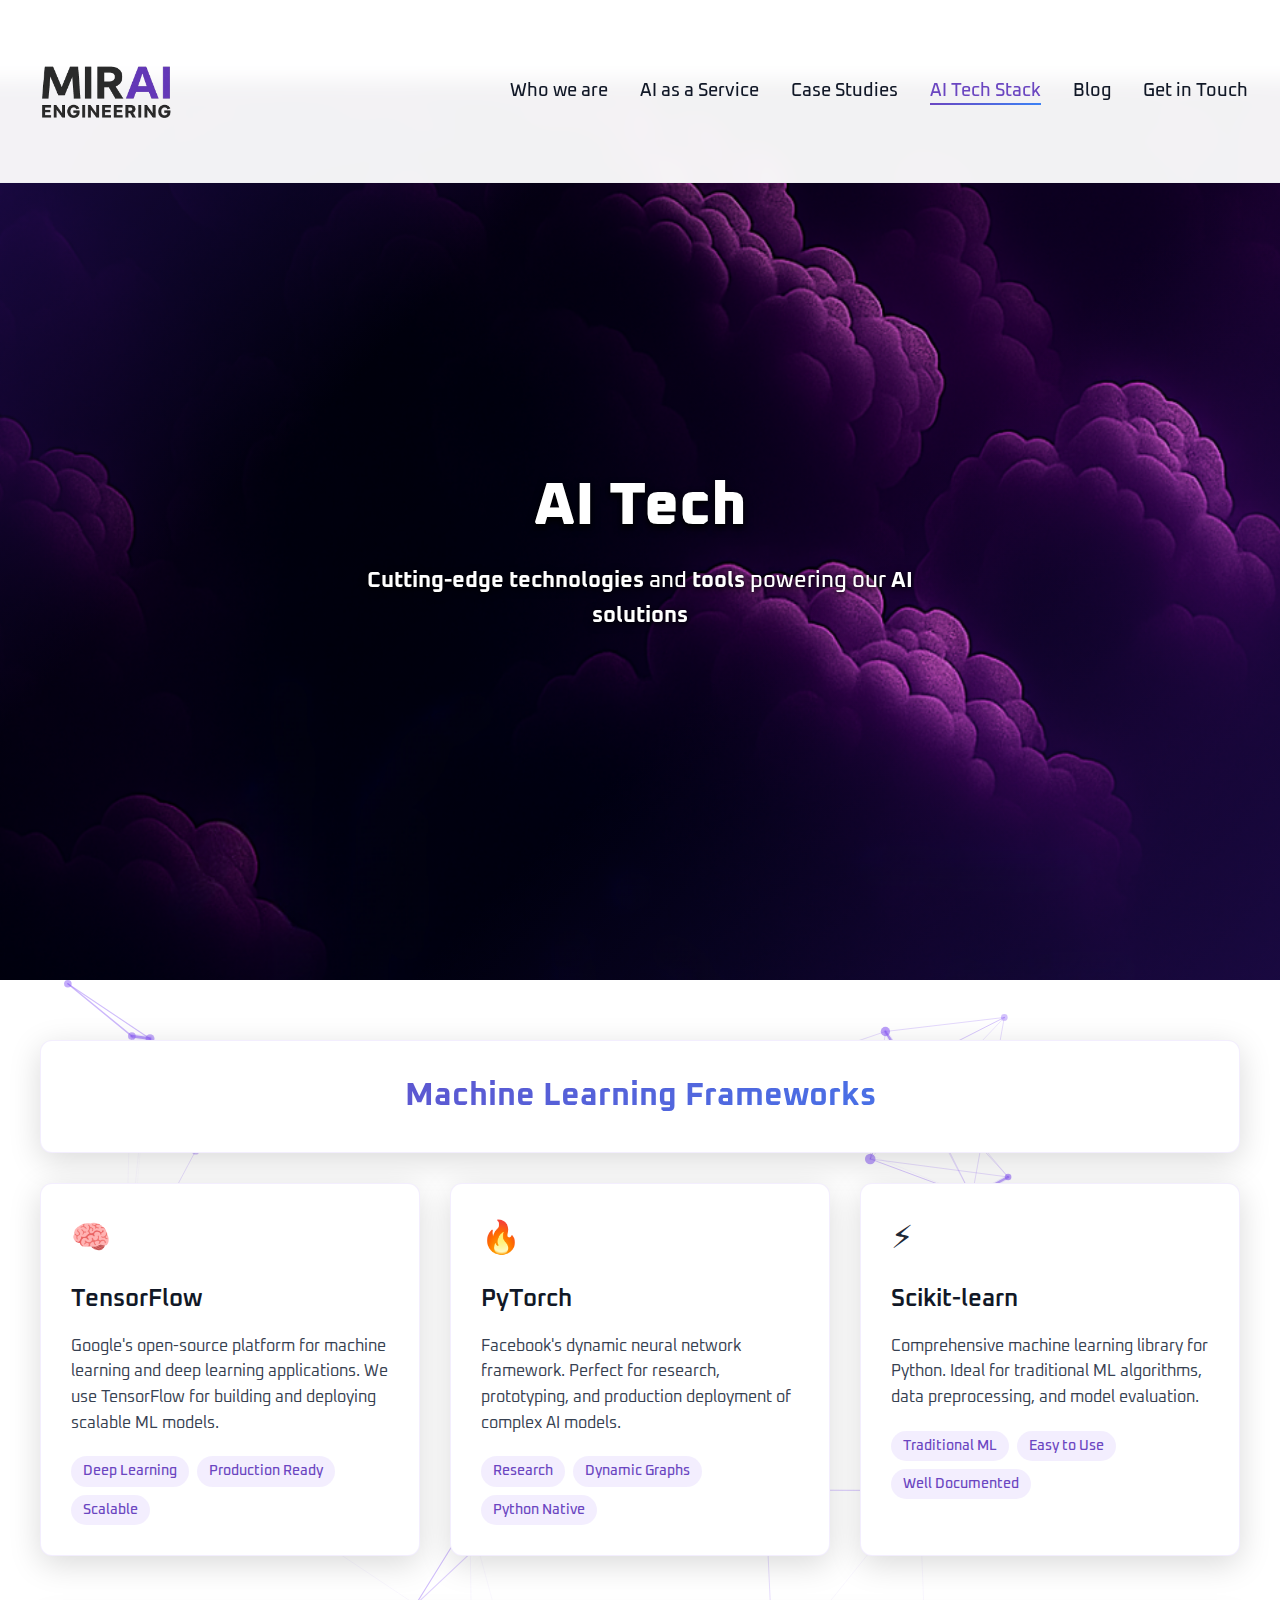
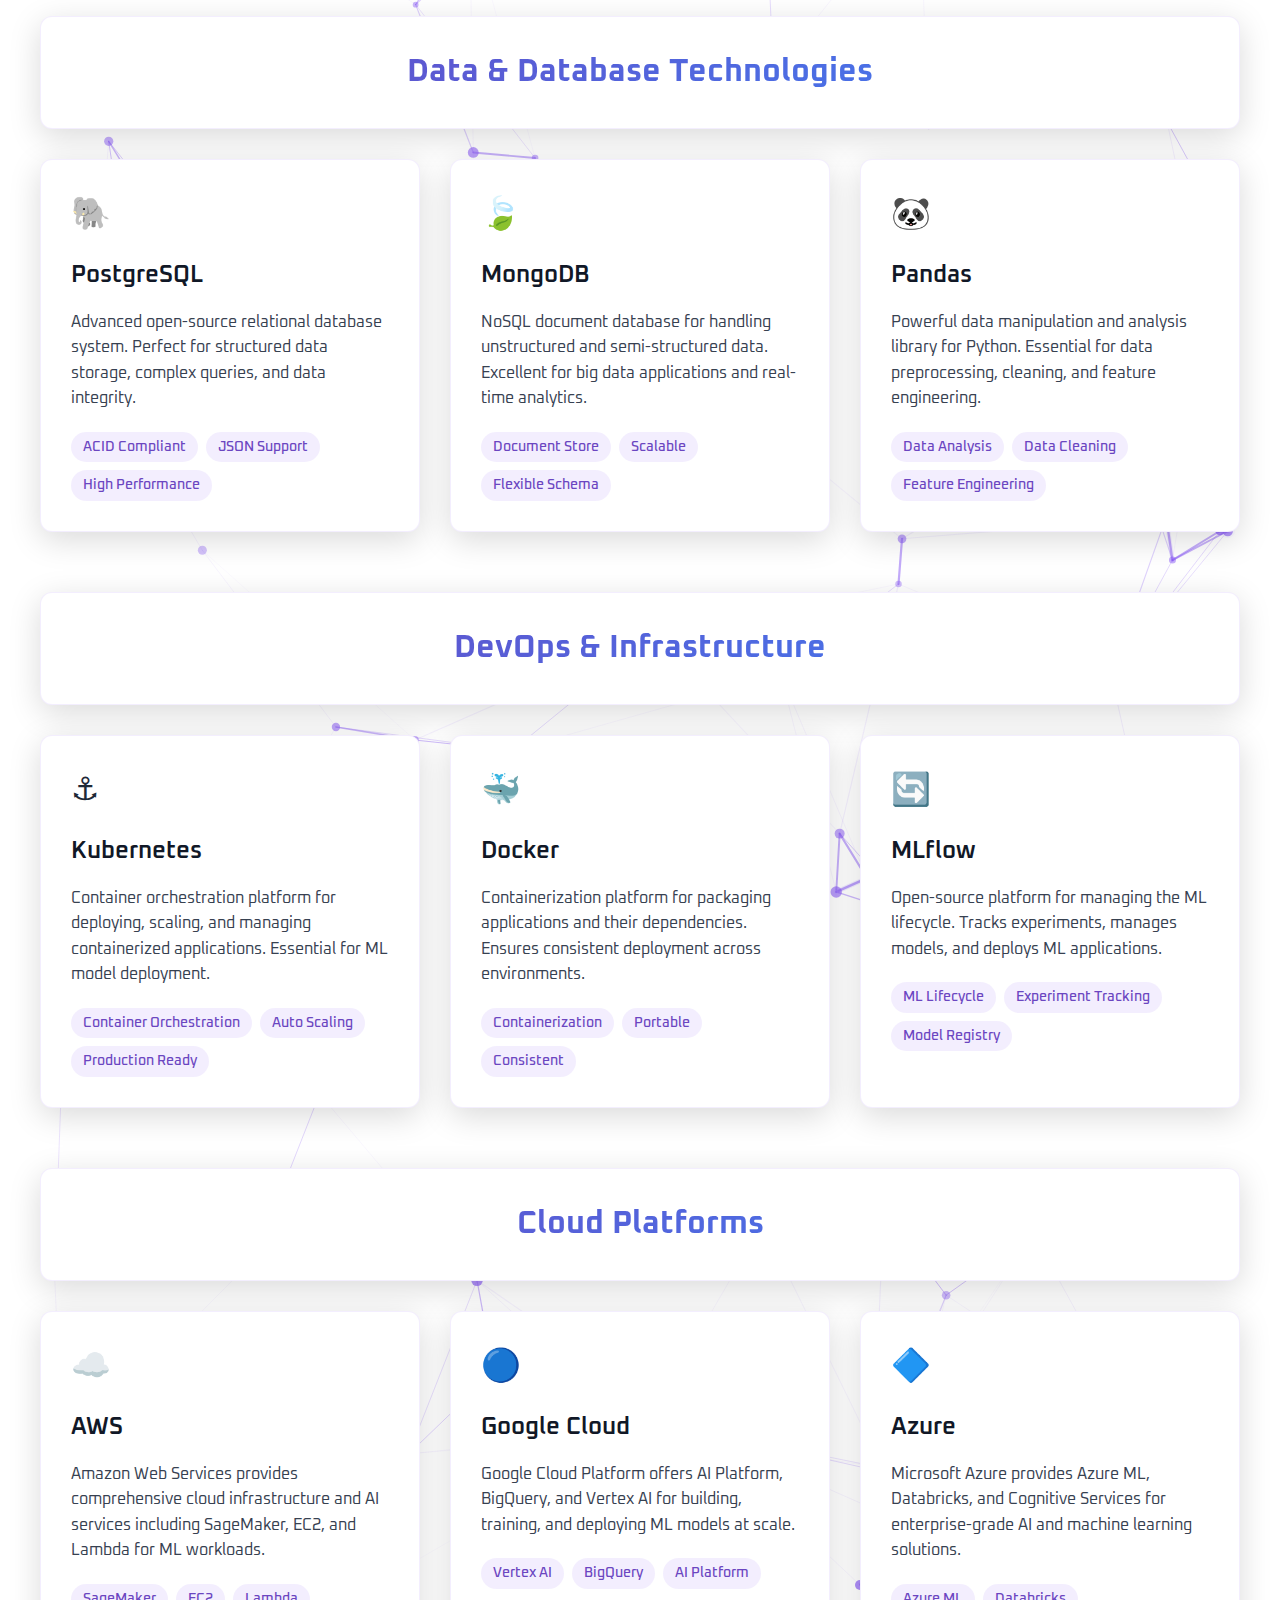
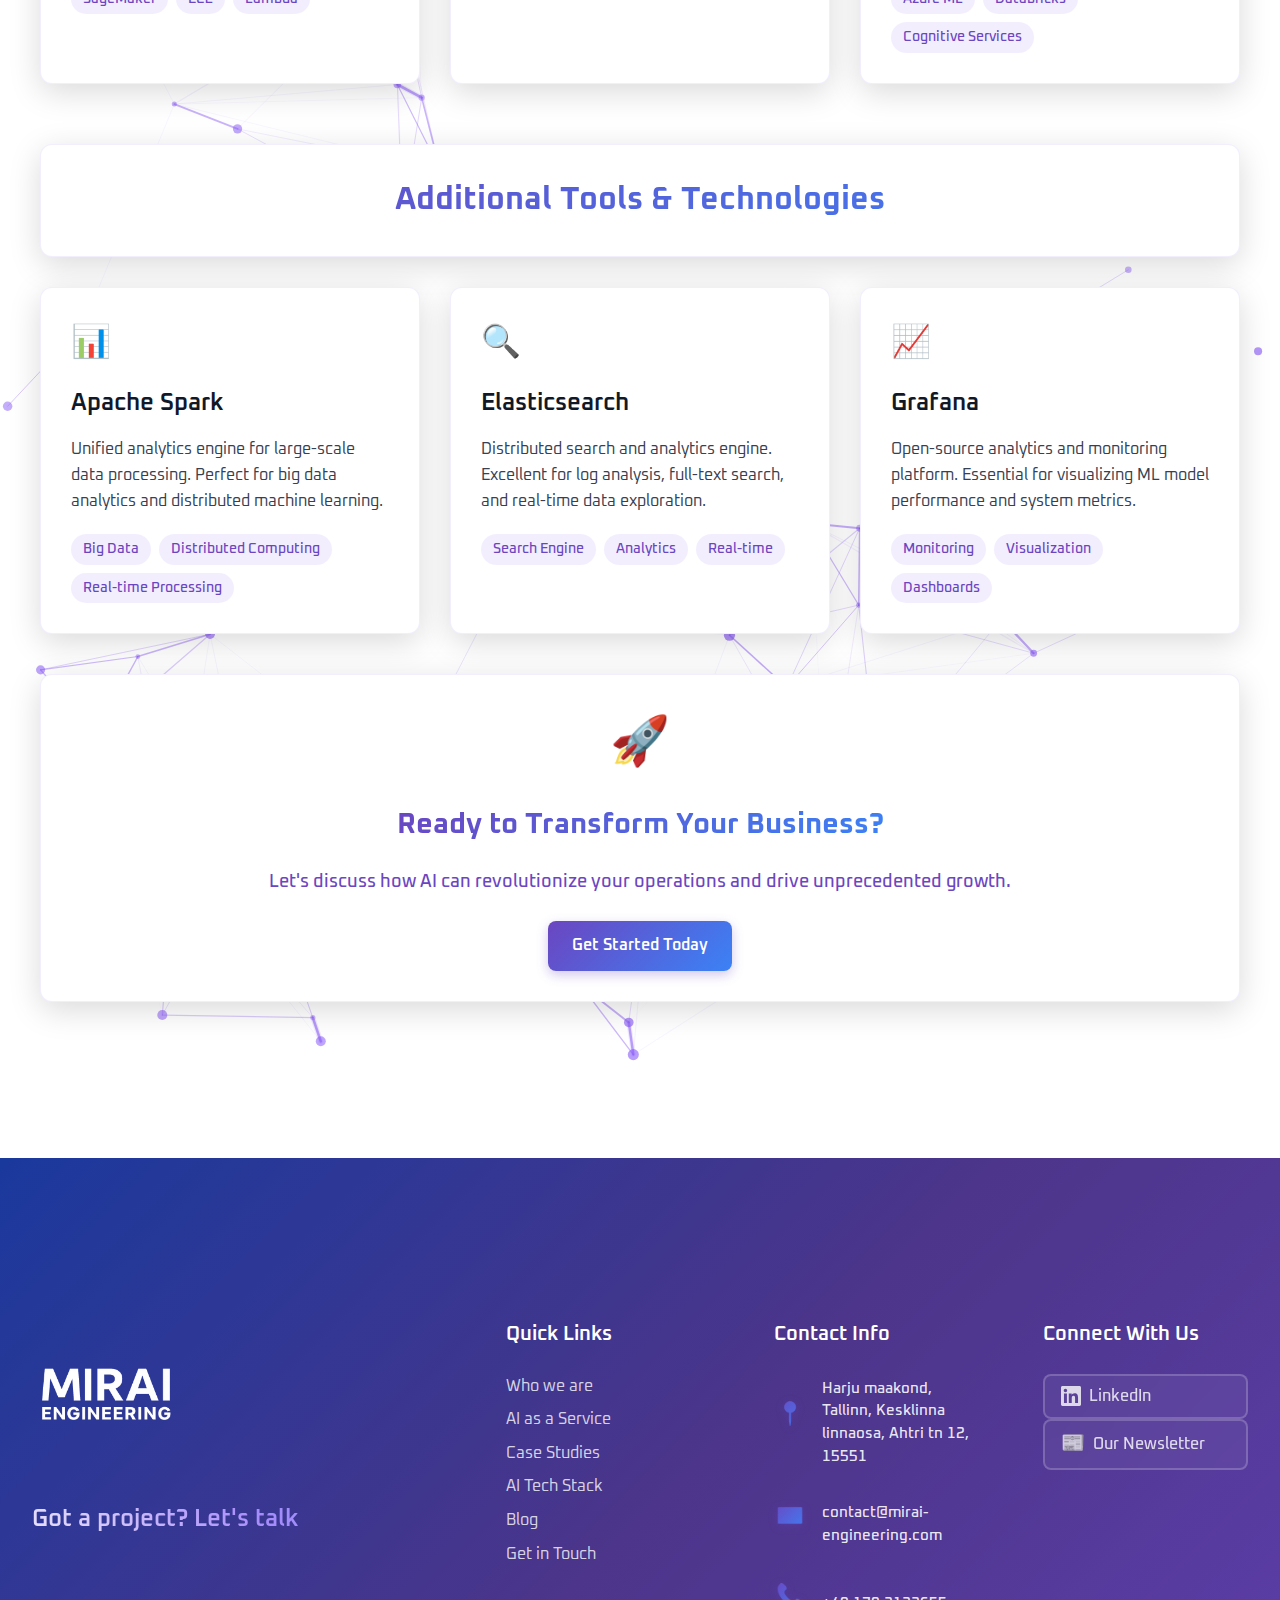
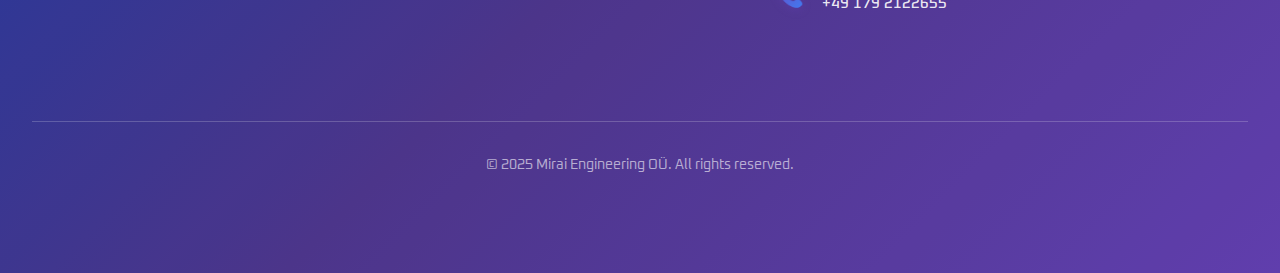
<file: ai-tech-stack.html>
<!DOCTYPE html>
<html lang="en">
<head>
    <meta charset="UTF-8">
    <meta name="viewport" content="width=device-width, initial-scale=1.0">
    <title>AI Tech Stack & Technologies - Mirai Engineering | Cutting-Edge AI Tools</title>
    <meta name="description" content="Explore Mirai Engineering's comprehensive AI tech stack. From TensorFlow and PyTorch to advanced ML frameworks, cloud platforms, and deployment tools - discover the technologies powering our AI solutions.">
    <meta name="keywords" content="AI tech stack, machine learning frameworks, TensorFlow, PyTorch, AI technologies, ML tools, AI development stack, artificial intelligence tools">
    <meta name="author" content="Mirai Engineering">
    <meta property="og:title" content="AI Tech Stack & Technologies - Mirai Engineering">
    <meta property="og:description" content="Comprehensive AI tech stack: TensorFlow, PyTorch, advanced ML frameworks, cloud platforms, and deployment tools powering our AI solutions.">
    <meta property="og:type" content="website">
    <meta property="og:url" content="https://mirai-engineering.com/ai-tech-stack.html">
    <meta property="og:image" content="https://mirai-engineering.com/assets/images/logos/logo.png">
    <link rel="icon" type="image/png" href="assets/images/logos/favicon.png">
    <style>
        @import url('https://fonts.googleapis.com/css2?family=Oxanium:wght@200..800&display=swap');
    </style>
    <link rel="stylesheet" href="styles.css?v=15">
</head>
<body>
    <!-- Navigation -->
    <nav class="navigation">
        <div class="nav-container">
            <a href="index.html" class="logo">
                <img src="assets/images/logos/logo.png" alt="Mirai Engineering" class="logo-image">
            </a>
            <ul class="nav-menu">
                <li><a href="about.html" class="nav-link">Who we are</a></li>
                <li><a href="ai-service.html" class="nav-link">AI as a Service</a></li>
                <li><a href="industries.html" class="nav-link">Case Studies</a></li>
                <li><a href="ai-tech-stack.html" class="nav-link active">AI Tech Stack</a></li>
                <li><a href="blog.html" class="nav-link">Blog</a></li>
                <li><a href="contact.html" class="nav-link">Get in Touch</a></li>
            </ul>
            <div class="hamburger">
                <span></span>
                <span></span>
                <span></span>
            </div>
        </div>
    </nav>

    <!-- Main Content -->
    <main class="main-content">
        <!-- AI Tech Stack Hero Section -->
        <section class="hero-section" style="width: 100vw; margin-left: calc(-50vw + 50%); margin-right: calc(-50vw + 50%); background-attachment: fixed !important; margin-bottom: 0 !important;">
            <div class="hero-content" style="max-width: none; width: 100%;">
                <h1 class="hero-title">
                    <span class="hero-title-line1">AI Tech</span>
                    <span class="hero-title-line2">Stack</span>
                </h1>
                <p class="hero-subtitle"><strong>Cutting-edge technologies</strong> and <strong>tools</strong> powering our <strong>AI solutions</strong></p>
            </div>
        </section>

        <!-- Simple Tech Cards Section with Animated Node Background -->
        <div style="padding: 60px 20px; background: transparent; position: relative; overflow: hidden;">
            <!-- Animated Node Background for Tech Stack -->
            <div id="tech-stack-node-background" style="position: absolute; top: 0; left: 0; width: 100%; height: 100%; z-index: 1; pointer-events: none;"></div>
            
            <div style="max-width: 1200px; margin: 0 auto; position: relative; z-index: 2;">
                
                <!-- Machine Learning Frameworks -->
                <div style="background: white; border-radius: 12px; padding: 30px; box-shadow: 0 8px 32px rgba(0, 0, 0, 0.15); border: 1px solid rgba(139, 92, 246, 0.1); margin-bottom: 30px; text-align: center;">
                    <h2 style="font-size: 2rem; font-weight: 700; color: var(--gray-900); margin: 0; background: var(--gradient-primary); -webkit-background-clip: text; -webkit-text-fill-color: transparent; background-clip: text;">Machine Learning Frameworks</h2>
                </div>
                <div style="display: grid; grid-template-columns: repeat(auto-fit, minmax(350px, 1fr)); gap: 30px; margin-bottom: 60px;">
                    
                    <!-- TensorFlow -->
                    <div style="background: white; border-radius: 12px; padding: 30px; box-shadow: 0 8px 32px rgba(0, 0, 0, 0.15); border: 1px solid rgba(139, 92, 246, 0.1);">
                        <div style="font-size: 2rem; margin-bottom: 15px;">🧠</div>
                        <h3 style="font-size: 1.5rem; font-weight: 600; color: var(--gray-900); margin-bottom: 15px;">TensorFlow</h3>
                        <p style="color: var(--gray-700); line-height: 1.6; margin-bottom: 20px;">Google's open-source platform for machine learning and deep learning applications. We use TensorFlow for building and deploying scalable ML models.</p>
                        <div style="display: flex; flex-wrap: wrap; gap: 8px;">
                            <span style="background: rgba(139, 92, 246, 0.1); color: var(--purple); padding: 4px 12px; border-radius: 20px; font-size: 0.875rem; font-weight: 500;">Deep Learning</span>
                            <span style="background: rgba(139, 92, 246, 0.1); color: var(--purple); padding: 4px 12px; border-radius: 20px; font-size: 0.875rem; font-weight: 500;">Production Ready</span>
                            <span style="background: rgba(139, 92, 246, 0.1); color: var(--purple); padding: 4px 12px; border-radius: 20px; font-size: 0.875rem; font-weight: 500;">Scalable</span>
                        </div>
                    </div>
                    
                    <!-- PyTorch -->
                    <div style="background: white; border-radius: 12px; padding: 30px; box-shadow: 0 8px 32px rgba(0, 0, 0, 0.15); border: 1px solid rgba(139, 92, 246, 0.1);">
                        <div style="font-size: 2rem; margin-bottom: 15px;">🔥</div>
                        <h3 style="font-size: 1.5rem; font-weight: 600; color: var(--gray-900); margin-bottom: 15px;">PyTorch</h3>
                        <p style="color: var(--gray-700); line-height: 1.6; margin-bottom: 20px;">Facebook's dynamic neural network framework. Perfect for research, prototyping, and production deployment of complex AI models.</p>
                        <div style="display: flex; flex-wrap: wrap; gap: 8px;">
                            <span style="background: rgba(139, 92, 246, 0.1); color: var(--purple); padding: 4px 12px; border-radius: 20px; font-size: 0.875rem; font-weight: 500;">Research</span>
                            <span style="background: rgba(139, 92, 246, 0.1); color: var(--purple); padding: 4px 12px; border-radius: 20px; font-size: 0.875rem; font-weight: 500;">Dynamic Graphs</span>
                            <span style="background: rgba(139, 92, 246, 0.1); color: var(--purple); padding: 4px 12px; border-radius: 20px; font-size: 0.875rem; font-weight: 500;">Python Native</span>
                        </div>
                    </div>
                    
                    <!-- Scikit-learn -->
                    <div style="background: white; border-radius: 12px; padding: 30px; box-shadow: 0 8px 32px rgba(0, 0, 0, 0.15); border: 1px solid rgba(139, 92, 246, 0.1);">
                        <div style="font-size: 2rem; margin-bottom: 15px;">⚡</div>
                        <h3 style="font-size: 1.5rem; font-weight: 600; color: var(--gray-900); margin-bottom: 15px;">Scikit-learn</h3>
                        <p style="color: var(--gray-700); line-height: 1.6; margin-bottom: 20px;">Comprehensive machine learning library for Python. Ideal for traditional ML algorithms, data preprocessing, and model evaluation.</p>
                        <div style="display: flex; flex-wrap: wrap; gap: 8px;">
                            <span style="background: rgba(139, 92, 246, 0.1); color: var(--purple); padding: 4px 12px; border-radius: 20px; font-size: 0.875rem; font-weight: 500;">Traditional ML</span>
                            <span style="background: rgba(139, 92, 246, 0.1); color: var(--purple); padding: 4px 12px; border-radius: 20px; font-size: 0.875rem; font-weight: 500;">Easy to Use</span>
                            <span style="background: rgba(139, 92, 246, 0.1); color: var(--purple); padding: 4px 12px; border-radius: 20px; font-size: 0.875rem; font-weight: 500;">Well Documented</span>
                        </div>
                    </div>
                </div>
                
                <!-- Data & Database Technologies -->
                <div style="background: white; border-radius: 12px; padding: 30px; box-shadow: 0 8px 32px rgba(0, 0, 0, 0.15); border: 1px solid rgba(139, 92, 246, 0.1); margin-bottom: 30px; text-align: center;">
                    <h2 style="font-size: 2rem; font-weight: 700; color: var(--gray-900); margin: 0; background: var(--gradient-primary); -webkit-background-clip: text; -webkit-text-fill-color: transparent; background-clip: text;">Data & Database Technologies</h2>
                </div>
                <div style="display: grid; grid-template-columns: repeat(auto-fit, minmax(350px, 1fr)); gap: 30px; margin-bottom: 60px;">
                    
                    <!-- PostgreSQL -->
                    <div style="background: white; border-radius: 12px; padding: 30px; box-shadow: 0 8px 32px rgba(0, 0, 0, 0.15); border: 1px solid rgba(139, 92, 246, 0.1);">
                        <div style="font-size: 2rem; margin-bottom: 15px;">🐘</div>
                        <h3 style="font-size: 1.5rem; font-weight: 600; color: var(--gray-900); margin-bottom: 15px;">PostgreSQL</h3>
                        <p style="color: var(--gray-700); line-height: 1.6; margin-bottom: 20px;">Advanced open-source relational database system. Perfect for structured data storage, complex queries, and data integrity.</p>
                        <div style="display: flex; flex-wrap: wrap; gap: 8px;">
                            <span style="background: rgba(139, 92, 246, 0.1); color: var(--purple); padding: 4px 12px; border-radius: 20px; font-size: 0.875rem; font-weight: 500;">ACID Compliant</span>
                            <span style="background: rgba(139, 92, 246, 0.1); color: var(--purple); padding: 4px 12px; border-radius: 20px; font-size: 0.875rem; font-weight: 500;">JSON Support</span>
                            <span style="background: rgba(139, 92, 246, 0.1); color: var(--purple); padding: 4px 12px; border-radius: 20px; font-size: 0.875rem; font-weight: 500;">High Performance</span>
                        </div>
                    </div>
                    
                    <!-- MongoDB -->
                    <div style="background: white; border-radius: 12px; padding: 30px; box-shadow: 0 8px 32px rgba(0, 0, 0, 0.15); border: 1px solid rgba(139, 92, 246, 0.1);">
                        <div style="font-size: 2rem; margin-bottom: 15px;">🍃</div>
                        <h3 style="font-size: 1.5rem; font-weight: 600; color: var(--gray-900); margin-bottom: 15px;">MongoDB</h3>
                        <p style="color: var(--gray-700); line-height: 1.6; margin-bottom: 20px;">NoSQL document database for handling unstructured and semi-structured data. Excellent for big data applications and real-time analytics.</p>
                        <div style="display: flex; flex-wrap: wrap; gap: 8px;">
                            <span style="background: rgba(139, 92, 246, 0.1); color: var(--purple); padding: 4px 12px; border-radius: 20px; font-size: 0.875rem; font-weight: 500;">Document Store</span>
                            <span style="background: rgba(139, 92, 246, 0.1); color: var(--purple); padding: 4px 12px; border-radius: 20px; font-size: 0.875rem; font-weight: 500;">Scalable</span>
                            <span style="background: rgba(139, 92, 246, 0.1); color: var(--purple); padding: 4px 12px; border-radius: 20px; font-size: 0.875rem; font-weight: 500;">Flexible Schema</span>
                        </div>
                    </div>
                    
                    <!-- Pandas -->
                    <div style="background: white; border-radius: 12px; padding: 30px; box-shadow: 0 8px 32px rgba(0, 0, 0, 0.15); border: 1px solid rgba(139, 92, 246, 0.1);">
                        <div style="font-size: 2rem; margin-bottom: 15px;">🐼</div>
                        <h3 style="font-size: 1.5rem; font-weight: 600; color: var(--gray-900); margin-bottom: 15px;">Pandas</h3>
                        <p style="color: var(--gray-700); line-height: 1.6; margin-bottom: 20px;">Powerful data manipulation and analysis library for Python. Essential for data preprocessing, cleaning, and feature engineering.</p>
                        <div style="display: flex; flex-wrap: wrap; gap: 8px;">
                            <span style="background: rgba(139, 92, 246, 0.1); color: var(--purple); padding: 4px 12px; border-radius: 20px; font-size: 0.875rem; font-weight: 500;">Data Analysis</span>
                            <span style="background: rgba(139, 92, 246, 0.1); color: var(--purple); padding: 4px 12px; border-radius: 20px; font-size: 0.875rem; font-weight: 500;">Data Cleaning</span>
                            <span style="background: rgba(139, 92, 246, 0.1); color: var(--purple); padding: 4px 12px; border-radius: 20px; font-size: 0.875rem; font-weight: 500;">Feature Engineering</span>
                        </div>
                    </div>
                </div>
                
                <!-- DevOps & Infrastructure -->
                <div style="background: white; border-radius: 12px; padding: 30px; box-shadow: 0 8px 32px rgba(0, 0, 0, 0.15); border: 1px solid rgba(139, 92, 246, 0.1); margin-bottom: 30px; text-align: center;">
                    <h2 style="font-size: 2rem; font-weight: 700; color: var(--gray-900); margin: 0; background: var(--gradient-primary); -webkit-background-clip: text; -webkit-text-fill-color: transparent; background-clip: text;">DevOps & Infrastructure</h2>
                </div>
                <div style="display: grid; grid-template-columns: repeat(auto-fit, minmax(350px, 1fr)); gap: 30px; margin-bottom: 60px;">
                    
                    <!-- Kubernetes -->
                    <div style="background: white; border-radius: 12px; padding: 30px; box-shadow: 0 8px 32px rgba(0, 0, 0, 0.15); border: 1px solid rgba(139, 92, 246, 0.1);">
                        <div style="font-size: 2rem; margin-bottom: 15px;">⚓</div>
                        <h3 style="font-size: 1.5rem; font-weight: 600; color: var(--gray-900); margin-bottom: 15px;">Kubernetes</h3>
                        <p style="color: var(--gray-700); line-height: 1.6; margin-bottom: 20px;">Container orchestration platform for deploying, scaling, and managing containerized applications. Essential for ML model deployment.</p>
                        <div style="display: flex; flex-wrap: wrap; gap: 8px;">
                            <span style="background: rgba(139, 92, 246, 0.1); color: var(--purple); padding: 4px 12px; border-radius: 20px; font-size: 0.875rem; font-weight: 500;">Container Orchestration</span>
                            <span style="background: rgba(139, 92, 246, 0.1); color: var(--purple); padding: 4px 12px; border-radius: 20px; font-size: 0.875rem; font-weight: 500;">Auto Scaling</span>
                            <span style="background: rgba(139, 92, 246, 0.1); color: var(--purple); padding: 4px 12px; border-radius: 20px; font-size: 0.875rem; font-weight: 500;">Production Ready</span>
                        </div>
                    </div>
                    
                    <!-- Docker -->
                    <div style="background: white; border-radius: 12px; padding: 30px; box-shadow: 0 8px 32px rgba(0, 0, 0, 0.15); border: 1px solid rgba(139, 92, 246, 0.1);">
                        <div style="font-size: 2rem; margin-bottom: 15px;">🐳</div>
                        <h3 style="font-size: 1.5rem; font-weight: 600; color: var(--gray-900); margin-bottom: 15px;">Docker</h3>
                        <p style="color: var(--gray-700); line-height: 1.6; margin-bottom: 20px;">Containerization platform for packaging applications and their dependencies. Ensures consistent deployment across environments.</p>
                        <div style="display: flex; flex-wrap: wrap; gap: 8px;">
                            <span style="background: rgba(139, 92, 246, 0.1); color: var(--purple); padding: 4px 12px; border-radius: 20px; font-size: 0.875rem; font-weight: 500;">Containerization</span>
                            <span style="background: rgba(139, 92, 246, 0.1); color: var(--purple); padding: 4px 12px; border-radius: 20px; font-size: 0.875rem; font-weight: 500;">Portable</span>
                            <span style="background: rgba(139, 92, 246, 0.1); color: var(--purple); padding: 4px 12px; border-radius: 20px; font-size: 0.875rem; font-weight: 500;">Consistent</span>
                        </div>
                    </div>
                    
                    <!-- MLflow -->
                    <div style="background: white; border-radius: 12px; padding: 30px; box-shadow: 0 8px 32px rgba(0, 0, 0, 0.15); border: 1px solid rgba(139, 92, 246, 0.1);">
                        <div style="font-size: 2rem; margin-bottom: 15px;">🔄</div>
                        <h3 style="font-size: 1.5rem; font-weight: 600; color: var(--gray-900); margin-bottom: 15px;">MLflow</h3>
                        <p style="color: var(--gray-700); line-height: 1.6; margin-bottom: 20px;">Open-source platform for managing the ML lifecycle. Tracks experiments, manages models, and deploys ML applications.</p>
                        <div style="display: flex; flex-wrap: wrap; gap: 8px;">
                            <span style="background: rgba(139, 92, 246, 0.1); color: var(--purple); padding: 4px 12px; border-radius: 20px; font-size: 0.875rem; font-weight: 500;">ML Lifecycle</span>
                            <span style="background: rgba(139, 92, 246, 0.1); color: var(--purple); padding: 4px 12px; border-radius: 20px; font-size: 0.875rem; font-weight: 500;">Experiment Tracking</span>
                            <span style="background: rgba(139, 92, 246, 0.1); color: var(--purple); padding: 4px 12px; border-radius: 20px; font-size: 0.875rem; font-weight: 500;">Model Registry</span>
                        </div>
                    </div>
                </div>
                
                <!-- Cloud Platforms -->
                <div style="background: white; border-radius: 12px; padding: 30px; box-shadow: 0 8px 32px rgba(0, 0, 0, 0.15); border: 1px solid rgba(139, 92, 246, 0.1); margin-bottom: 30px; text-align: center;">
                    <h2 style="font-size: 2rem; font-weight: 700; color: var(--gray-900); margin: 0; background: var(--gradient-primary); -webkit-background-clip: text; -webkit-text-fill-color: transparent; background-clip: text;">Cloud Platforms</h2>
                </div>
                <div style="display: grid; grid-template-columns: repeat(auto-fit, minmax(350px, 1fr)); gap: 30px; margin-bottom: 60px;">
                    
                    <!-- AWS -->
                    <div style="background: white; border-radius: 12px; padding: 30px; box-shadow: 0 8px 32px rgba(0, 0, 0, 0.15); border: 1px solid rgba(139, 92, 246, 0.1);">
                        <div style="font-size: 2rem; margin-bottom: 15px;">☁️</div>
                        <h3 style="font-size: 1.5rem; font-weight: 600; color: var(--gray-900); margin-bottom: 15px;">AWS</h3>
                        <p style="color: var(--gray-700); line-height: 1.6; margin-bottom: 20px;">Amazon Web Services provides comprehensive cloud infrastructure and AI services including SageMaker, EC2, and Lambda for ML workloads.</p>
                        <div style="display: flex; flex-wrap: wrap; gap: 8px;">
                            <span style="background: rgba(139, 92, 246, 0.1); color: var(--purple); padding: 4px 12px; border-radius: 20px; font-size: 0.875rem; font-weight: 500;">SageMaker</span>
                            <span style="background: rgba(139, 92, 246, 0.1); color: var(--purple); padding: 4px 12px; border-radius: 20px; font-size: 0.875rem; font-weight: 500;">EC2</span>
                            <span style="background: rgba(139, 92, 246, 0.1); color: var(--purple); padding: 4px 12px; border-radius: 20px; font-size: 0.875rem; font-weight: 500;">Lambda</span>
                        </div>
                    </div>
                    
                    <!-- Google Cloud -->
                    <div style="background: white; border-radius: 12px; padding: 30px; box-shadow: 0 8px 32px rgba(0, 0, 0, 0.15); border: 1px solid rgba(139, 92, 246, 0.1);">
                        <div style="font-size: 2rem; margin-bottom: 15px;">🔵</div>
                        <h3 style="font-size: 1.5rem; font-weight: 600; color: var(--gray-900); margin-bottom: 15px;">Google Cloud</h3>
                        <p style="color: var(--gray-700); line-height: 1.6; margin-bottom: 20px;">Google Cloud Platform offers AI Platform, BigQuery, and Vertex AI for building, training, and deploying ML models at scale.</p>
                        <div style="display: flex; flex-wrap: wrap; gap: 8px;">
                            <span style="background: rgba(139, 92, 246, 0.1); color: var(--purple); padding: 4px 12px; border-radius: 20px; font-size: 0.875rem; font-weight: 500;">Vertex AI</span>
                            <span style="background: rgba(139, 92, 246, 0.1); color: var(--purple); padding: 4px 12px; border-radius: 20px; font-size: 0.875rem; font-weight: 500;">BigQuery</span>
                            <span style="background: rgba(139, 92, 246, 0.1); color: var(--purple); padding: 4px 12px; border-radius: 20px; font-size: 0.875rem; font-weight: 500;">AI Platform</span>
                        </div>
                    </div>
                    
                    <!-- Azure -->
                    <div style="background: white; border-radius: 12px; padding: 30px; box-shadow: 0 8px 32px rgba(0, 0, 0, 0.15); border: 1px solid rgba(139, 92, 246, 0.1);">
                        <div style="font-size: 2rem; margin-bottom: 15px;">🔷</div>
                        <h3 style="font-size: 1.5rem; font-weight: 600; color: var(--gray-900); margin-bottom: 15px;">Azure</h3>
                        <p style="color: var(--gray-700); line-height: 1.6; margin-bottom: 20px;">Microsoft Azure provides Azure ML, Databricks, and Cognitive Services for enterprise-grade AI and machine learning solutions.</p>
                        <div style="display: flex; flex-wrap: wrap; gap: 8px;">
                            <span style="background: rgba(139, 92, 246, 0.1); color: var(--purple); padding: 4px 12px; border-radius: 20px; font-size: 0.875rem; font-weight: 500;">Azure ML</span>
                            <span style="background: rgba(139, 92, 246, 0.1); color: var(--purple); padding: 4px 12px; border-radius: 20px; font-size: 0.875rem; font-weight: 500;">Databricks</span>
                            <span style="background: rgba(139, 92, 246, 0.1); color: var(--purple); padding: 4px 12px; border-radius: 20px; font-size: 0.875rem; font-weight: 500;">Cognitive Services</span>
                        </div>
                    </div>
                </div>
                
                <!-- Additional Tools & Technologies -->
                <div style="background: white; border-radius: 12px; padding: 30px; box-shadow: 0 8px 32px rgba(0, 0, 0, 0.15); border: 1px solid rgba(139, 92, 246, 0.1); margin-bottom: 30px; text-align: center;">
                    <h2 style="font-size: 2rem; font-weight: 700; color: var(--gray-900); margin: 0; background: var(--gradient-primary); -webkit-background-clip: text; -webkit-text-fill-color: transparent; background-clip: text;">Additional Tools & Technologies</h2>
                </div>
                <div style="display: grid; grid-template-columns: repeat(auto-fit, minmax(350px, 1fr)); gap: 30px;">
                    
                    <!-- Apache Spark -->
                    <div style="background: white; border-radius: 12px; padding: 30px; box-shadow: 0 8px 32px rgba(0, 0, 0, 0.15); border: 1px solid rgba(139, 92, 246, 0.1);">
                        <div style="font-size: 2rem; margin-bottom: 15px;">📊</div>
                        <h3 style="font-size: 1.5rem; font-weight: 600; color: var(--gray-900); margin-bottom: 15px;">Apache Spark</h3>
                        <p style="color: var(--gray-700); line-height: 1.6; margin-bottom: 20px;">Unified analytics engine for large-scale data processing. Perfect for big data analytics and distributed machine learning.</p>
                        <div style="display: flex; flex-wrap: wrap; gap: 8px;">
                            <span style="background: rgba(139, 92, 246, 0.1); color: var(--purple); padding: 4px 12px; border-radius: 20px; font-size: 0.875rem; font-weight: 500;">Big Data</span>
                            <span style="background: rgba(139, 92, 246, 0.1); color: var(--purple); padding: 4px 12px; border-radius: 20px; font-size: 0.875rem; font-weight: 500;">Distributed Computing</span>
                            <span style="background: rgba(139, 92, 246, 0.1); color: var(--purple); padding: 4px 12px; border-radius: 20px; font-size: 0.875rem; font-weight: 500;">Real-time Processing</span>
                        </div>
                    </div>
                    
                    <!-- Elasticsearch -->
                    <div style="background: white; border-radius: 12px; padding: 30px; box-shadow: 0 8px 32px rgba(0, 0, 0, 0.15); border: 1px solid rgba(139, 92, 246, 0.1);">
                        <div style="font-size: 2rem; margin-bottom: 15px;">🔍</div>
                        <h3 style="font-size: 1.5rem; font-weight: 600; color: var(--gray-900); margin-bottom: 15px;">Elasticsearch</h3>
                        <p style="color: var(--gray-700); line-height: 1.6; margin-bottom: 20px;">Distributed search and analytics engine. Excellent for log analysis, full-text search, and real-time data exploration.</p>
                        <div style="display: flex; flex-wrap: wrap; gap: 8px;">
                            <span style="background: rgba(139, 92, 246, 0.1); color: var(--purple); padding: 4px 12px; border-radius: 20px; font-size: 0.875rem; font-weight: 500;">Search Engine</span>
                            <span style="background: rgba(139, 92, 246, 0.1); color: var(--purple); padding: 4px 12px; border-radius: 20px; font-size: 0.875rem; font-weight: 500;">Analytics</span>
                            <span style="background: rgba(139, 92, 246, 0.1); color: var(--purple); padding: 4px 12px; border-radius: 20px; font-size: 0.875rem; font-weight: 500;">Real-time</span>
                        </div>
                    </div>
                    
                    <!-- Grafana -->
                    <div style="background: white; border-radius: 12px; padding: 30px; box-shadow: 0 8px 32px rgba(0, 0, 0, 0.15); border: 1px solid rgba(139, 92, 246, 0.1);">
                        <div style="font-size: 2rem; margin-bottom: 15px;">📈</div>
                        <h3 style="font-size: 1.5rem; font-weight: 600; color: var(--gray-900); margin-bottom: 15px;">Grafana</h3>
                        <p style="color: var(--gray-700); line-height: 1.6; margin-bottom: 20px;">Open-source analytics and monitoring platform. Essential for visualizing ML model performance and system metrics.</p>
                        <div style="display: flex; flex-wrap: wrap; gap: 8px;">
                            <span style="background: rgba(139, 92, 246, 0.1); color: var(--purple); padding: 4px 12px; border-radius: 20px; font-size: 0.875rem; font-weight: 500;">Monitoring</span>
                            <span style="background: rgba(139, 92, 246, 0.1); color: var(--purple); padding: 4px 12px; border-radius: 20px; font-size: 0.875rem; font-weight: 500;">Visualization</span>
                            <span style="background: rgba(139, 92, 246, 0.1); color: var(--purple); padding: 4px 12px; border-radius: 20px; font-size: 0.875rem; font-weight: 500;">Dashboards</span>
                        </div>
                    </div>
                    
                </div>
                
                <!-- Ready to Transform Your Business Card -->
                <div style="background: white; border-radius: 12px; padding: 30px; box-shadow: 0 8px 32px rgba(0, 0, 0, 0.15); border: 1px solid rgba(139, 92, 246, 0.1); margin-top: 40px; text-align: center;">
                    <div style="display: flex; flex-direction: column; align-items: center; justify-content: center; text-align: center;">
                        <div style="font-size: 3rem; margin-bottom: 20px;">🚀</div>
                        <h3 style="color: var(--gray-900); font-size: 1.8rem; font-weight: 700; margin-bottom: 20px; background: var(--gradient-primary); -webkit-background-clip: text; -webkit-text-fill-color: transparent; background-clip: text;">Ready to Transform Your Business?</h3>
                        <p style="color: var(--purple); font-weight: 500; font-size: 1.1rem; margin-bottom: 25px;">Let's discuss how AI can revolutionize your operations and drive unprecedented growth.</p>
                        <a href="contact.html" style="display: inline-block; background: var(--gradient-primary); color: white; padding: 12px 24px; border-radius: 8px; text-decoration: none; font-weight: 600; font-size: 1rem; transition: all 0.3s ease; box-shadow: 0 4px 12px rgba(107, 70, 193, 0.3);">Get Started Today</a>
                    </div>
                </div>
            </div>
        </div>
    </main>

    <!-- Footer -->
    <footer class="footer">
        <div class="container">
            <div class="footer-content">
                <div class="footer-brand">
                    <a href="index.html" class="footer-logo">
                        <img src="assets/images/logos/logo.png" alt="Mirai Engineering" class="footer-logo-image">
                    </a>
                    <a href="contact.html" class="footer-tagline" id="animated-tagline">Got a project? Let's talk</a>
                </div>
                
                <div class="footer-links">
                    <h3 class="footer-title">Quick Links</h3>
                    <ul class="footer-nav">
                        <li><a href="about.html" class="footer-link">Who we are</a></li>
                        <li><a href="ai-service.html" class="footer-link">AI as a Service</a></li>
                        <li><a href="industries.html" class="footer-link">Case Studies</a></li>
                        <li><a href="ai-tech-stack.html" class="footer-link">AI Tech Stack</a></li>
                        <li><a href="blog.html" class="footer-link">Blog</a></li>
                        <li><a href="contact.html" class="footer-link">Get in Touch</a></li>
                    </ul>
                </div>
                
                <div class="footer-contact">
                    <h3 class="footer-title">Contact Info</h3>
                    <div class="contact-item">
                        <span class="contact-icon">📍</span>
                        <span class="contact-text">Harju maakond, Tallinn, Kesklinna linnaosa, Ahtri tn 12, 15551</span>
                    </div>
                    <div class="contact-item">
                        <span class="contact-icon">📧</span>
                        <span class="contact-text">contact@mirai-engineering.com</span>
                    </div>
                    <div class="contact-item">
                        <span class="contact-icon">📞</span>
                        <span class="contact-text">+49 179 2122655</span>
                    </div>
                </div>
                
                <div class="footer-social">
                    <h3 class="footer-title">Connect With Us</h3>
                    <a href="https://www.linkedin.com/in/bruno-copa-a034311b4/" target="_blank" class="social-link">
                        <div class="linkedin-icon">
                            <svg viewBox="0 0 24 24" class="linkedin-svg">
                                <path d="M20.447 20.452h-3.554v-5.569c0-1.328-.027-3.037-1.852-3.037-1.853 0-2.136 1.445-2.136 2.939v5.667H9.351V9h3.414v1.561h.046c.477-.9 1.637-1.85 3.37-1.85 3.601 0 4.267 2.37 4.267 5.455v6.286zM5.337 7.433c-1.144 0-2.063-.926-2.063-2.065 0-1.138.92-2.063 2.063-2.063 1.14 0 2.064.925 2.064 2.063 0 1.139-.925 2.065-2.064 2.065zm1.782 13.019H3.555V9h3.564v11.452zM22.225 0H1.771C.792 0 0 .774 0 1.729v20.542C0 23.227.792 24 1.771 24h20.451C23.2 24 24 23.227 24 22.271V1.729C24 .774 23.2 0 22.222 0h.003z"/>
                            </svg>
                        </div>
                        <span class="social-text">LinkedIn</span>
                    </a>
                    <a href="#" class="social-link">
                        <span class="social-icon">📰</span>
                        <span class="social-text">Our Newsletter</span>
                    </a>
                </div>
            </div>
            
            <div class="footer-bottom">
                <p class="footer-copyright">&copy; 2025 Mirai Engineering OÜ. All rights reserved.</p>
            </div>
        </div>
    </footer>

    <script src="script.js"></script>
    <script>
        // Animated Node Background Component for Tech Stack
        class AnimatedNodeBackground {
            constructor(containerId) {
                this.container = document.getElementById(containerId);
                this.nodes = [];
                this.connections = [];
                this.animationId = null;
                this.init();
            }

            init() {
                if (!this.container) return;
                
                this.createNodes();
                this.createConnections();
                this.animate();
                
                // Handle window resize
                window.addEventListener('resize', () => {
                    this.resize();
                });
            }

            createNodes() {
                const containerRect = this.container.getBoundingClientRect();
                const nodeCount = 120; // Balanced network density for optimal visual appeal
                
                for (let i = 0; i < nodeCount; i++) {
                    const node = {
                        id: i,
                        x: Math.random() * containerRect.width,
                        y: Math.random() * containerRect.height,
                        vx: (Math.random() - 0.5) * 0.1, // Much slower for dense network
                        vy: (Math.random() - 0.5) * 0.1,
                        size: Math.random() * 2 + 3, // Size between 3-5px (smaller for density)
                        opacity: Math.random() * 0.2 + 0.4, // Opacity between 0.4-0.6 (more subtle)
                        pulse: Math.random() * Math.PI * 2,
                        pulseSpeed: Math.random() * 0.05 + 0.03, // Faster pulse
                        connections: [] // Track connections for this node
                    };
                    this.nodes.push(node);
                }
            }

            createConnections() {
                this.connections = [];
                
                // Create ULTRA DENSE network with multiple connection strategies
                for (let i = 0; i < this.nodes.length; i++) {
                    const node = this.nodes[i];
                    node.connections = [];
                    
                    // Strategy 1: Connect to nearby nodes (within 150px)
                    for (let j = i + 1; j < this.nodes.length; j++) {
                        const targetNode = this.nodes[j];
                        const distance = this.getDistance(node, targetNode);
                        
                        if (distance < 150) {
                            const connection = {
                                from: node,
                                to: targetNode,
                                opacity: Math.max(0.1, 1 - distance / 150) * 0.8, // Higher opacity for nearby
                                strength: Math.max(0.2, 1 - distance / 150),
                                distance: distance,
                                type: 'nearby'
                            };
                            
                            this.connections.push(connection);
                            node.connections.push(targetNode);
                            targetNode.connections.push(node);
                        }
                    }
                    
                    // Strategy 2: Connect to medium distance nodes (150-250px)
                    for (let j = i + 1; j < this.nodes.length; j++) {
                        const targetNode = this.nodes[j];
                        const distance = this.getDistance(node, targetNode);
                        
                        if (distance >= 150 && distance < 250 && Math.random() > 0.3) { // 70% chance
                            const connection = {
                                from: node,
                                to: targetNode,
                                opacity: Math.max(0.05, 1 - distance / 250) * 0.4,
                                strength: Math.max(0.1, 1 - distance / 250),
                                distance: distance,
                                type: 'medium'
                            };
                            
                            this.connections.push(connection);
                            node.connections.push(targetNode);
                            targetNode.connections.push(node);
                        }
                    }
                    
                    // Strategy 3: Random long-distance connections (250-400px)
                    for (let j = i + 1; j < this.nodes.length; j++) {
                        const targetNode = this.nodes[j];
                        const distance = this.getDistance(node, targetNode);
                        
                        if (distance >= 250 && distance < 400 && Math.random() > 0.7) { // 30% chance
                            const connection = {
                                from: node,
                                to: targetNode,
                                opacity: Math.max(0.02, 1 - distance / 400) * 0.2,
                                strength: Math.max(0.05, 1 - distance / 400),
                                distance: distance,
                                type: 'long'
                            };
                            
                            this.connections.push(connection);
                            node.connections.push(targetNode);
                            targetNode.connections.push(node);
                        }
                    }
                }
            }

            getDistance(node1, node2) {
                const dx = node1.x - node2.x;
                const dy = node1.y - node2.y;
                return Math.sqrt(dx * dx + dy * dy);
            }

            updateNodes() {
                const containerRect = this.container.getBoundingClientRect();
                
                this.nodes.forEach(node => {
                    // Update position
                    node.x += node.vx;
                    node.y += node.vy;
                    
                    // Bounce off edges
                    if (node.x <= 0 || node.x >= containerRect.width) {
                        node.vx *= -1;
                        node.x = Math.max(0, Math.min(containerRect.width, node.x));
                    }
                    if (node.y <= 0 || node.y >= containerRect.height) {
                        node.vy *= -1;
                        node.y = Math.max(0, Math.min(containerRect.height, node.y));
                    }
                    
                    // Update pulse
                    node.pulse += node.pulseSpeed;
                });
            }

            updateConnections() {
                this.connections.forEach(connection => {
                    const distance = this.getDistance(connection.from, connection.to);
                    connection.opacity = Math.max(0, 1 - distance / 300) * 0.6;
                });
            }

            render() {
                const containerRect = this.container.getBoundingClientRect();
                let svg = this.container.querySelector('svg');
                
                if (!svg) {
                    svg = document.createElementNS('http://www.w3.org/2000/svg', 'svg');
                    svg.style.position = 'absolute';
                    svg.style.top = '0';
                    svg.style.left = '0';
                    svg.style.width = '100%';
                    svg.style.height = '100%';
                    svg.style.pointerEvents = 'none';
                    this.container.appendChild(svg);
                }
                
                svg.setAttribute('width', containerRect.width);
                svg.setAttribute('height', containerRect.height);
                svg.innerHTML = '';
                
                // Render ULTRA DENSE connections with optimized performance
                this.connections.forEach(connection => {
                    if (connection.opacity > 0.01) { // Very low threshold for maximum density
                        // Main connection line - much thicker for visibility
                        const line = document.createElementNS('http://www.w3.org/2000/svg', 'line');
                        line.setAttribute('x1', connection.from.x);
                        line.setAttribute('y1', connection.from.y);
                        line.setAttribute('x2', connection.to.x);
                        line.setAttribute('y2', connection.to.y);
                        line.setAttribute('stroke', '#8B5CF6');
                        line.setAttribute('stroke-width', Math.max(0.4, connection.strength * 3.2)); // 3-4x thicker!
                        line.setAttribute('opacity', connection.opacity);
                        line.setAttribute('stroke-linecap', 'round');
                        svg.appendChild(line);
                        
                        // Add glow only for very strong connections (performance optimization)
                        if (connection.strength > 0.7 && connection.type === 'nearby') {
                            const glowLine = document.createElementNS('http://www.w3.org/2000/svg', 'line');
                            glowLine.setAttribute('x1', connection.from.x);
                            glowLine.setAttribute('y1', connection.from.y);
                            glowLine.setAttribute('x2', connection.to.x);
                            glowLine.setAttribute('y2', connection.to.y);
                            glowLine.setAttribute('stroke', '#A78BFA');
                            glowLine.setAttribute('stroke-width', Math.max(1.2, connection.strength * 6.0)); // 3-4x thicker glow!
                            glowLine.setAttribute('opacity', connection.opacity * 0.3);
                            glowLine.setAttribute('stroke-linecap', 'round');
                            svg.insertBefore(glowLine, svg.firstChild);
                        }
                    }
                });
                
                // Render nodes optimized for ULTRA DENSE network
                this.nodes.forEach(node => {
                    const pulseSize = node.size + Math.sin(node.pulse) * 1; // Minimal pulse for performance
                    const nodeOpacity = node.opacity + Math.sin(node.pulse) * 0.1;
                    
                    // Add glow effect only for largest nodes (very selective for performance)
                    if (node.size > 4.5 && Math.random() > 0.95) { // Only 5% of larger nodes get glow
                        const glowCircle = document.createElementNS('http://www.w3.org/2000/svg', 'circle');
                        glowCircle.setAttribute('cx', node.x);
                        glowCircle.setAttribute('cy', node.y);
                        glowCircle.setAttribute('r', pulseSize + 2);
                        glowCircle.setAttribute('fill', '#A78BFA');
                        glowCircle.setAttribute('opacity', nodeOpacity * 0.1);
                        svg.appendChild(glowCircle);
                    }
                    
                    // Main node - simplified for performance
                    const circle = document.createElementNS('http://www.w3.org/2000/svg', 'circle');
                    circle.setAttribute('cx', node.x);
                    circle.setAttribute('cy', node.y);
                    circle.setAttribute('r', pulseSize);
                    circle.setAttribute('fill', '#8B5CF6');
                    circle.setAttribute('opacity', nodeOpacity);
                    svg.appendChild(circle);
                    
                    // Add inner highlight only for largest nodes (very selective)
                    if (node.size > 4.5 && Math.random() > 0.98) { // Only 2% get highlight
                        const highlightCircle = document.createElementNS('http://www.w3.org/2000/svg', 'circle');
                        highlightCircle.setAttribute('cx', node.x);
                        highlightCircle.setAttribute('cy', node.y);
                        highlightCircle.setAttribute('r', pulseSize * 0.4);
                        highlightCircle.setAttribute('fill', '#C4B5FD');
                        highlightCircle.setAttribute('opacity', nodeOpacity * 0.3);
                        svg.appendChild(highlightCircle);
                    }
                });
            }

            animate() {
                this.updateNodes();
                this.updateConnections();
                this.render();
                this.animationId = requestAnimationFrame(() => this.animate());
            }

            resize() {
                // Recreate nodes for new container size
                this.nodes = [];
                this.connections = [];
                this.createNodes();
                this.createConnections();
            }

            destroy() {
                if (this.animationId) {
                    cancelAnimationFrame(this.animationId);
                }
            }
        }

        // Initialize the animated background for tech stack
        document.addEventListener('DOMContentLoaded', function() {
            const techStackNodeBackground = new AnimatedNodeBackground('tech-stack-node-background');
        });
    </script>
</body>
</html>
</file>
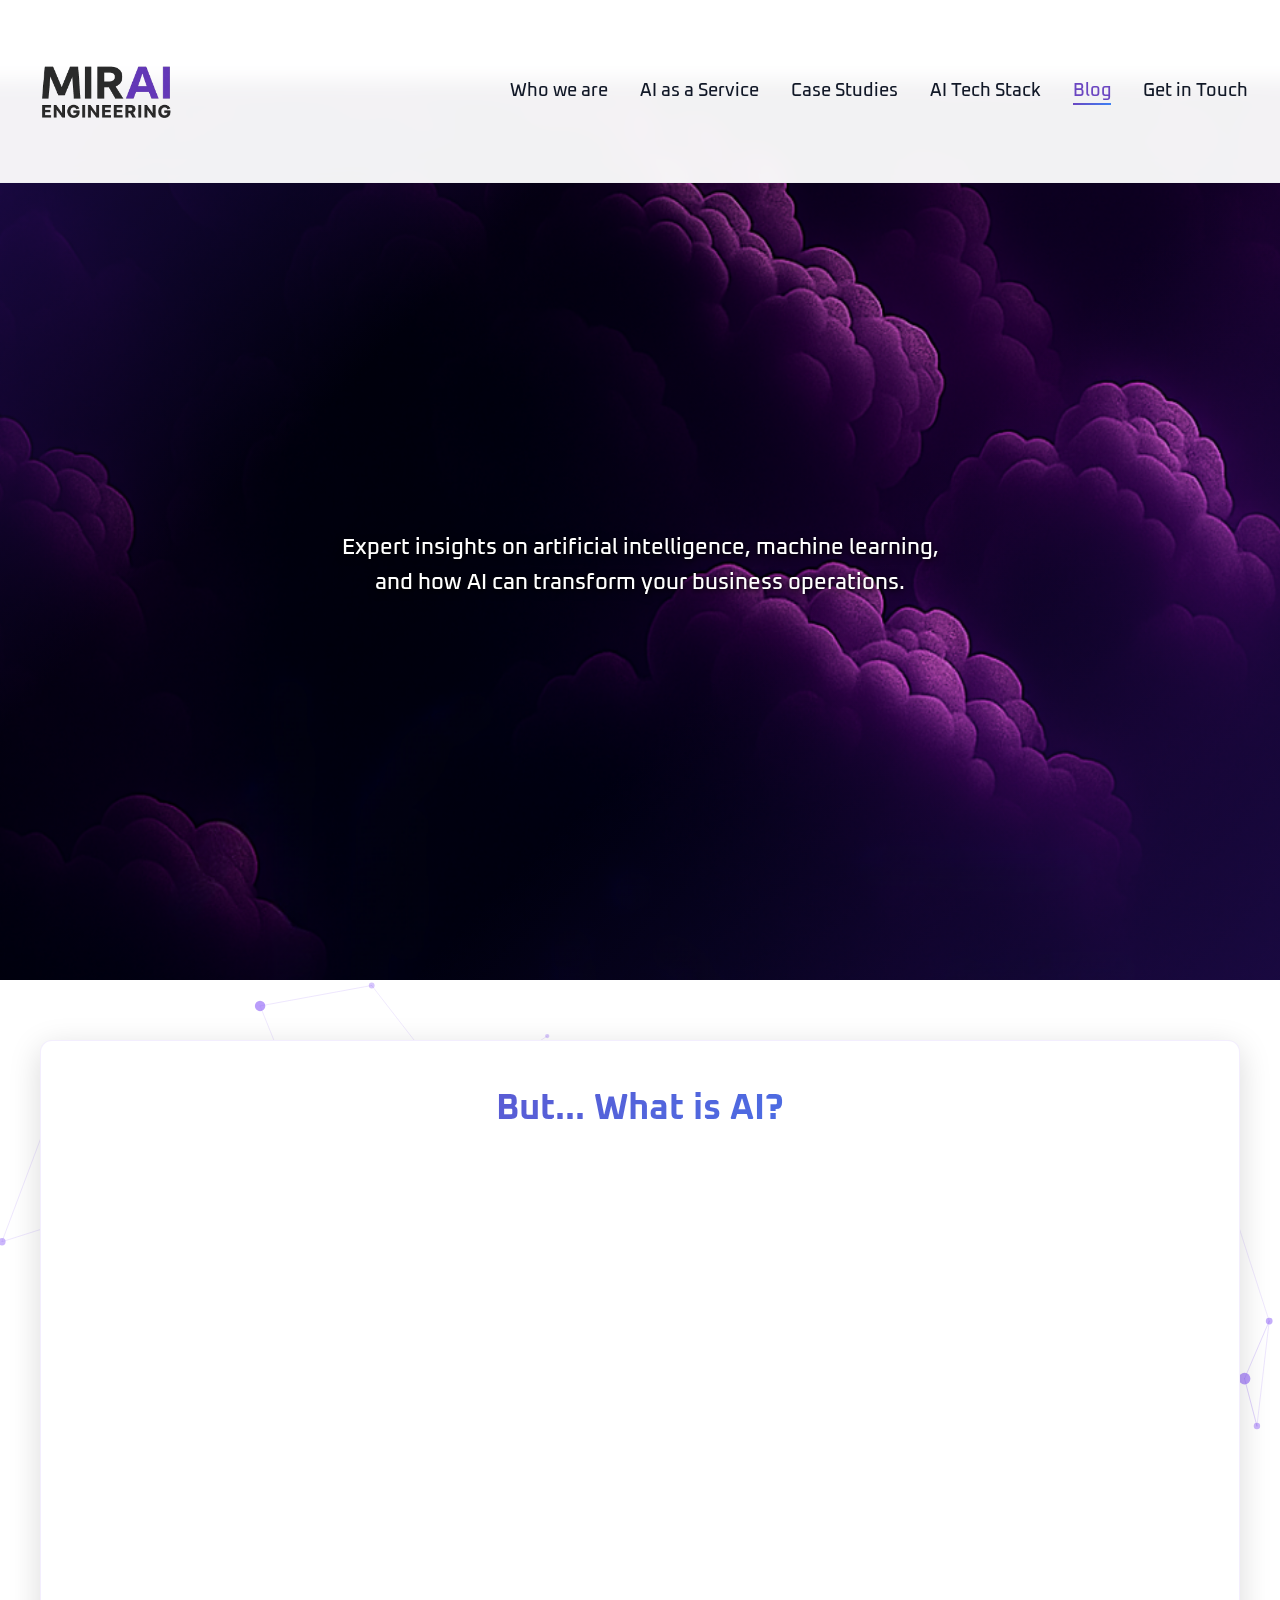
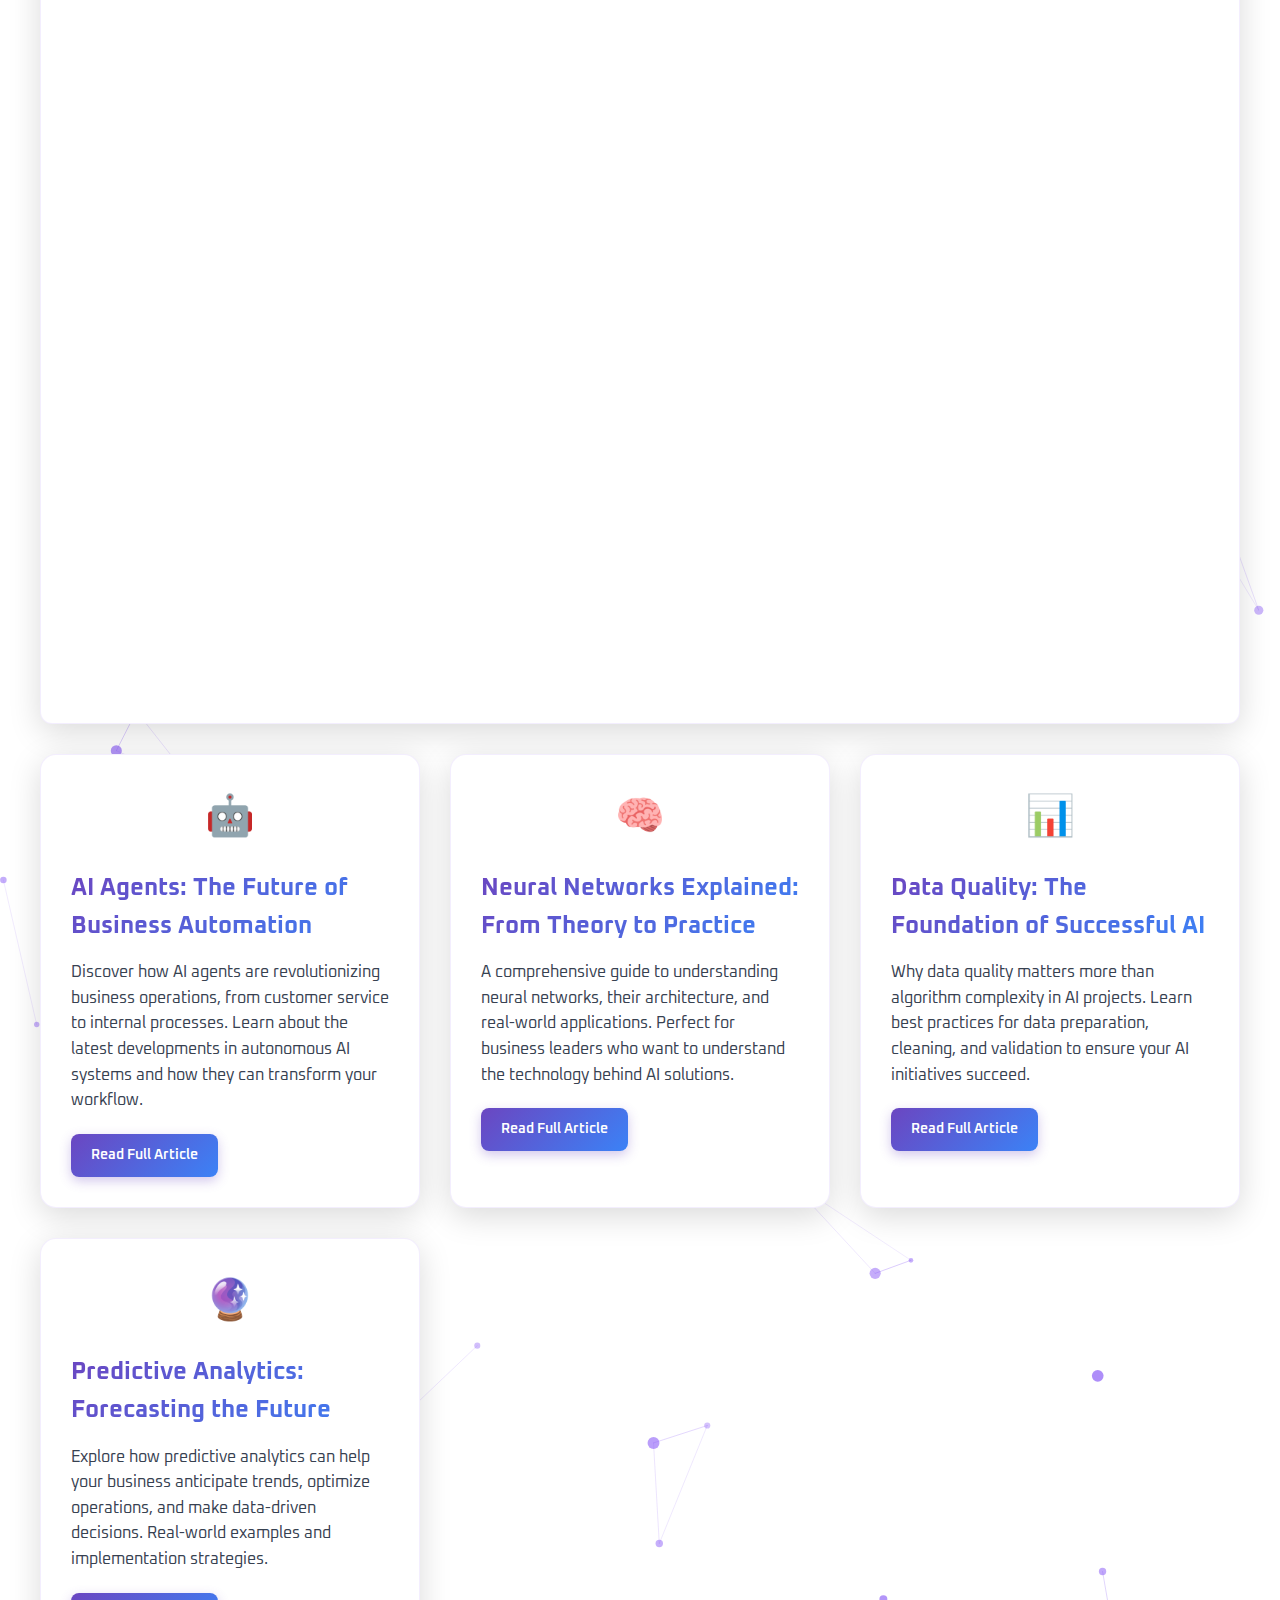
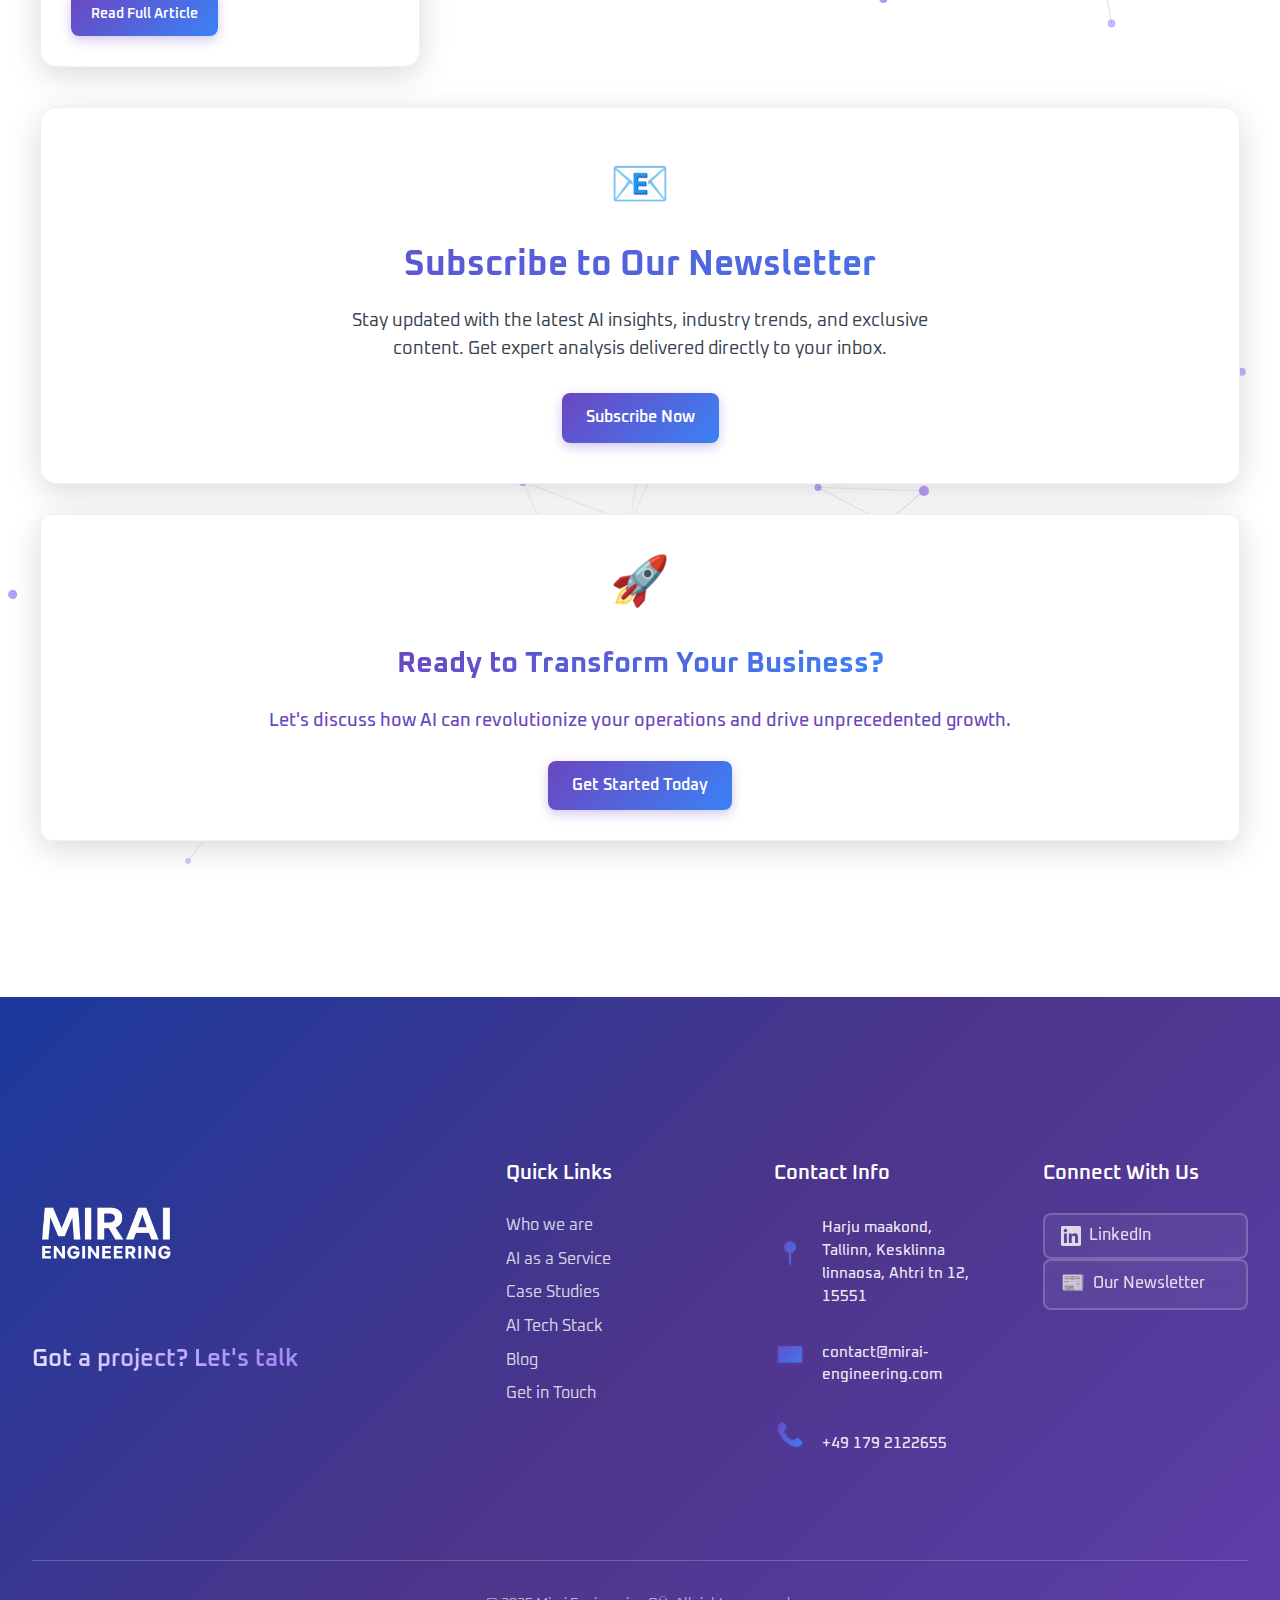
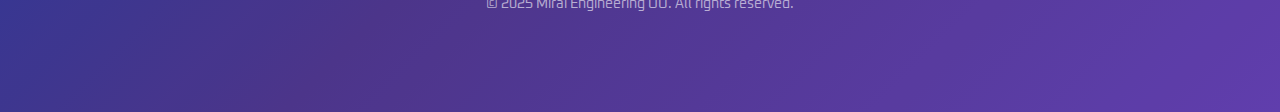
<file: blog.html>
<!DOCTYPE html>
<html lang="en">
<head>
    <meta charset="UTF-8">
    <meta name="viewport" content="width=device-width, initial-scale=1.0">
    <title>AI Blog - Mirai Engineering | Understanding Artificial Intelligence</title>
    <meta name="description" content="Explore our AI blog for insights on artificial intelligence, machine learning, and how AI can transform your business. Expert perspectives from Mirai Engineering.">
    <meta name="keywords" content="AI blog, artificial intelligence, machine learning, AI insights, business AI, AI trends, Mirai Engineering">
    <meta name="author" content="Mirai Engineering">
    <meta property="og:title" content="AI Blog - Mirai Engineering">
    <meta property="og:description" content="Expert insights on artificial intelligence, machine learning, and business transformation through AI.">
    <meta property="og:type" content="website">
    <meta property="og:url" content="https://mirai-engineering.com/blog.html">
    <meta property="og:image" content="https://mirai-engineering.com/assets/images/logos/logo.png">
    <link rel="icon" type="image/png" href="assets/images/logos/favicon.png">
    <style>
        @import url('https://fonts.googleapis.com/css2?family=Oxanium:wght@200..800&display=swap');
    </style>
    <link rel="stylesheet" href="styles.css?v=47">
</head>
<body>
    <!-- Navigation -->
    <nav class="navigation">
        <div class="nav-container">
            <a href="index.html" class="logo">
                <img src="assets/images/logos/logo.png" alt="Mirai Engineering" class="logo-image">
            </a>
            <ul class="nav-menu">
                <li><a href="about.html" class="nav-link">Who we are</a></li>
                <li><a href="ai-service.html" class="nav-link">AI as a Service</a></li>
                <li><a href="industries.html" class="nav-link">Case Studies</a></li>
                <li><a href="ai-tech-stack.html" class="nav-link">AI Tech Stack</a></li>
                <li><a href="blog.html" class="nav-link active">Blog</a></li>
                <li><a href="contact.html" class="nav-link">Get in Touch</a></li>
            </ul>
            <div class="hamburger">
                <span></span>
                <span></span>
                <span></span>
            </div>
        </div>
    </nav>

    <!-- Main Content -->
    <main class="main-content">
        <!-- Blog Hero Section -->
        <section class="hero-section" style="width: 100vw; margin-left: calc(-50vw + 50%); margin-right: calc(-50vw + 50%); background-attachment: fixed !important; margin-bottom: 0 !important;">
            <div class="hero-content" style="max-width: none; width: 100%;">
                <h1 class="hero-title">
                    <span class="hero-title-line1">AI Blog</span>
                </h1>
                <p class="hero-subtitle">Expert insights on artificial intelligence, machine learning, and how AI can transform your business operations.</p>
            </div>
        </section>

        <!-- Blog Content Section with Animated Node Background -->
        <div style="padding: 60px 20px; background: transparent; position: relative; overflow: hidden;">
            <!-- Animated Node Background -->
            <div id="blog-node-background" style="position: absolute; top: 0; left: 0; width: 100%; height: 100%; z-index: 1; pointer-events: none;"></div>
            
            <div style="max-width: 1200px; margin: 0 auto; position: relative; z-index: 2;">
                <!-- But... What is AI? Card -->
                <div style="background: white !important; border-radius: 12px !important; padding: 40px !important; margin-bottom: 30px !important; box-shadow: 0 8px 32px rgba(0, 0, 0, 0.15) !important; border: 1px solid rgba(139, 92, 246, 0.1) !important;">
                    <h2 class="section-title" style="color: var(--gray-900); margin-bottom: 30px; background: var(--gradient-primary); -webkit-background-clip: text; -webkit-text-fill-color: transparent; background-clip: text; text-align: center;">But... What is AI?</h2>
                            
                            <!-- Paragraph 1 -->
                            <div class="paragraph-section" data-paragraph="1">
                                <div class="paragraph-content">
                                    <p class="overview-text" style="color: var(--gray-700); font-size: 16px; line-height: 1.6; margin-bottom: 20px;">Picture this: You're craving the perfect cup of coffee. You know what great coffee tastes like, but you're clueless about machines, grind sizes, or bean varieties. Would you impulsively drop $15,000 on a commercial espresso machine? Of course not. You'd start with understanding your needs, learning the basics, and finding the right solution for your situation. AI works exactly the same way. Before diving into complex implementations, you need to understand where AI fits, how it works, and what it can truly do for your business. That's where we come in—guiding you through AI's potential with the clarity and expertise you deserve.</p>
                                </div>
                            </div>
                            
                            <!-- Separator 1 -->
                            <div class="scroll-separator" data-separator="1">
                                <div class="separator-line"></div>
                                <span class="separator-emoji">⚡</span>
                                <div class="separator-line"></div>
                </div>
                
                            <!-- Paragraph 2 -->
                            <div class="paragraph-section" data-paragraph="2">
                                <div class="paragraph-content">
                                    <p class="overview-text" style="color: var(--gray-700); font-size: 16px; line-height: 1.6; margin-bottom: 20px;">And here's something that might surprise you: AI isn't new, it's been around for decades. That calculator on your desk? This is one of the first forms of "Artificial Intelligence" that already outperforms humans. Not convinced? Try calculating 9,845.67 ÷ 37 in your head. Not so simple, right? AI is simply any system or model designed to mimic human thinking. From basic calculators to the sophisticated algorithms powering ChatGPT and Gemini.</p>
                                </div>
                    </div>
                            
                            <!-- Separator 2 -->
                            <div class="scroll-separator" data-separator="2">
                                <div class="separator-line"></div>
                                <span class="separator-emoji">🚀</span>
                                <div class="separator-line"></div>
                        </div>
                            
                            <!-- Paragraph 3 -->
                            <div class="paragraph-section" data-paragraph="3">
                                <div class="paragraph-content">
                                    <p class="overview-text" style="color: var(--gray-700); font-size: 16px; line-height: 1.6; margin-bottom: 20px;">So why the sudden AI explosion? Thanks to huge breakthroughs in computing power and data availability, we've been able to efficiently train the magical engine behind AI: Neural Networks powered by the backpropagation algorithm. In 2017, researchers finally had enough data and processing power to train models on massive datasets, resulting in the famous paper "Attention is all you need". The results were so impressive that commercial applications exploded just a few years later. Now, the real question isn't what AI is—it's how to harness its power for your specific needs. At Mirai, we specialize in the two branches that matter most: <strong>Generative AI</strong> (creating new content) and <strong>Analytical AI</strong> (understanding and predicting). Ready to discover which one fits your business?</p>
                        </div>
                        </div>
                    </div>

                <!-- Article Cards Grid -->
                <div style="display: grid; grid-template-columns: repeat(auto-fit, minmax(300px, 1fr)); gap: 30px; margin-bottom: 40px;">
                    <!-- Article 1 -->
                    <div style="background: white; border-radius: 16px; padding: 30px; box-shadow: 0 8px 32px rgba(0, 0, 0, 0.15); border: 1px solid rgba(139, 92, 246, 0.1);">
                        <div style="font-size: 2.5rem; margin-bottom: 20px; text-align: center;">🤖</div>
                        <h3 style="font-size: 1.5rem; font-weight: 700; color: var(--gray-900); margin-bottom: 15px; background: var(--gradient-primary); -webkit-background-clip: text; -webkit-text-fill-color: transparent; background-clip: text;">AI Agents: The Future of Business Automation</h3>
                        <p style="font-size: 1rem; color: var(--gray-700); line-height: 1.6; margin-bottom: 20px;">Discover how AI agents are revolutionizing business operations, from customer service to internal processes. Learn about the latest developments in autonomous AI systems and how they can transform your workflow.</p>
                        <a href="#" style="display: inline-block; background: var(--gradient-primary); color: white; padding: 10px 20px; border-radius: 8px; text-decoration: none; font-weight: 600; font-size: 0.9rem; transition: all 0.3s ease; box-shadow: 0 4px 12px rgba(107, 70, 193, 0.3);">Read Full Article</a>
                    </div>
                    
                    <!-- Article 2 -->
                    <div style="background: white; border-radius: 16px; padding: 30px; box-shadow: 0 8px 32px rgba(0, 0, 0, 0.15); border: 1px solid rgba(139, 92, 246, 0.1);">
                        <div style="font-size: 2.5rem; margin-bottom: 20px; text-align: center;">🧠</div>
                        <h3 style="font-size: 1.5rem; font-weight: 700; color: var(--gray-900); margin-bottom: 15px; background: var(--gradient-primary); -webkit-background-clip: text; -webkit-text-fill-color: transparent; background-clip: text;">Neural Networks Explained: From Theory to Practice</h3>
                        <p style="font-size: 1rem; color: var(--gray-700); line-height: 1.6; margin-bottom: 20px;">A comprehensive guide to understanding neural networks, their architecture, and real-world applications. Perfect for business leaders who want to understand the technology behind AI solutions.</p>
                        <a href="#" style="display: inline-block; background: var(--gradient-primary); color: white; padding: 10px 20px; border-radius: 8px; text-decoration: none; font-weight: 600; font-size: 0.9rem; transition: all 0.3s ease; box-shadow: 0 4px 12px rgba(107, 70, 193, 0.3);">Read Full Article</a>
                    </div>
                    
                    <!-- Article 3 -->
                    <div style="background: white; border-radius: 16px; padding: 30px; box-shadow: 0 8px 32px rgba(0, 0, 0, 0.15); border: 1px solid rgba(139, 92, 246, 0.1);">
                        <div style="font-size: 2.5rem; margin-bottom: 20px; text-align: center;">📊</div>
                        <h3 style="font-size: 1.5rem; font-weight: 700; color: var(--gray-900); margin-bottom: 15px; background: var(--gradient-primary); -webkit-background-clip: text; -webkit-text-fill-color: transparent; background-clip: text;">Data Quality: The Foundation of Successful AI</h3>
                        <p style="font-size: 1rem; color: var(--gray-700); line-height: 1.6; margin-bottom: 20px;">Why data quality matters more than algorithm complexity in AI projects. Learn best practices for data preparation, cleaning, and validation to ensure your AI initiatives succeed.</p>
                        <a href="#" style="display: inline-block; background: var(--gradient-primary); color: white; padding: 10px 20px; border-radius: 8px; text-decoration: none; font-weight: 600; font-size: 0.9rem; transition: all 0.3s ease; box-shadow: 0 4px 12px rgba(107, 70, 193, 0.3);">Read Full Article</a>
                    </div>
                    
                    <!-- Article 4 -->
                    <div style="background: white; border-radius: 16px; padding: 30px; box-shadow: 0 8px 32px rgba(0, 0, 0, 0.15); border: 1px solid rgba(139, 92, 246, 0.1);">
                        <div style="font-size: 2.5rem; margin-bottom: 20px; text-align: center;">🔮</div>
                        <h3 style="font-size: 1.5rem; font-weight: 700; color: var(--gray-900); margin-bottom: 15px; background: var(--gradient-primary); -webkit-background-clip: text; -webkit-text-fill-color: transparent; background-clip: text;">Predictive Analytics: Forecasting the Future</h3>
                        <p style="font-size: 1rem; color: var(--gray-700); line-height: 1.6; margin-bottom: 20px;">Explore how predictive analytics can help your business anticipate trends, optimize operations, and make data-driven decisions. Real-world examples and implementation strategies.</p>
                        <a href="#" style="display: inline-block; background: var(--gradient-primary); color: white; padding: 10px 20px; border-radius: 8px; text-decoration: none; font-weight: 600; font-size: 0.9rem; transition: all 0.3s ease; box-shadow: 0 4px 12px rgba(107, 70, 193, 0.3);">Read Full Article</a>
                    </div>
                </div>
                
                <!-- Newsletter Subscription Card -->
                <div id="newsletter" style="background: white; border-radius: 16px; padding: 40px; box-shadow: 0 8px 32px rgba(0, 0, 0, 0.15); border: 1px solid rgba(139, 92, 246, 0.1); text-align: center; margin-bottom: 30px;">
                    <div style="font-size: 3rem; margin-bottom: 20px;">📧</div>
                    <h2 style="font-size: 2.2rem; font-weight: 700; color: var(--gray-900); margin-bottom: 20px; background: var(--gradient-primary); -webkit-background-clip: text; -webkit-text-fill-color: transparent; background-clip: text; line-height: 1.2;">Subscribe to Our Newsletter</h2>
                    <p style="font-size: 1.1rem; color: var(--gray-700); line-height: 1.6; margin-bottom: 30px; max-width: 600px; margin-left: auto; margin-right: auto;">Stay updated with the latest AI insights, industry trends, and exclusive content. Get expert analysis delivered directly to your inbox.</p>
                    <a href="#" style="display: inline-block; background: var(--gradient-primary); color: white; padding: 12px 24px; border-radius: 8px; text-decoration: none; font-weight: 600; font-size: 1rem; transition: all 0.3s ease; box-shadow: 0 4px 12px rgba(107, 70, 193, 0.3);">Subscribe Now</a>
                </div>
                
                <!-- Ready to Transform Your Business Card -->
                <div style="background: white; border-radius: 12px; padding: 30px; box-shadow: 0 8px 32px rgba(0, 0, 0, 0.15); border: 1px solid rgba(139, 92, 246, 0.1); text-align: center;">
                    <div style="display: flex; flex-direction: column; align-items: center; justify-content: center; text-align: center;">
                        <div style="font-size: 3rem; margin-bottom: 20px;">🚀</div>
                        <h3 style="color: var(--gray-900); font-size: 1.8rem; font-weight: 700; margin-bottom: 20px; background: var(--gradient-primary); -webkit-background-clip: text; -webkit-text-fill-color: transparent; background-clip: text;">Ready to Transform Your Business?</h3>
                        <p style="color: var(--purple); font-weight: 500; font-size: 1.1rem; margin-bottom: 25px;">Let's discuss how AI can revolutionize your operations and drive unprecedented growth.</p>
                        <a href="contact.html" style="display: inline-block; background: var(--gradient-primary); color: white; padding: 12px 24px; border-radius: 8px; text-decoration: none; font-weight: 600; font-size: 1rem; transition: all 0.3s ease; box-shadow: 0 4px 12px rgba(107, 70, 193, 0.3);">Get Started Today</a>
                    </div>
                </div>
            </div>
        </div>
    </main>

    <!-- Footer -->
    <footer class="footer">
        <div class="container">
            <div class="footer-content">
                <div class="footer-brand">
                    <a href="index.html" class="footer-logo">
                        <img src="assets/images/logos/logo.png" alt="Mirai Engineering" class="footer-logo-image">
                    </a>
                    <a href="contact.html" class="footer-tagline" id="animated-tagline">Got a project? Let's talk</a>
                </div>
                
                <div class="footer-links">
                    <h3 class="footer-title">Quick Links</h3>
                    <ul class="footer-nav">
                        <li><a href="about.html" class="footer-link">Who we are</a></li>
                        <li><a href="ai-service.html" class="footer-link">AI as a Service</a></li>
                        <li><a href="industries.html" class="footer-link">Case Studies</a></li>
                        <li><a href="ai-tech-stack.html" class="footer-link">AI Tech Stack</a></li>
                        <li><a href="blog.html" class="footer-link">Blog</a></li>
                        <li><a href="contact.html" class="footer-link">Get in Touch</a></li>
                    </ul>
                </div>
                
                <div class="footer-contact">
                    <h3 class="footer-title">Contact Info</h3>
                    <div class="contact-item">
                        <span class="contact-icon">📍</span>
                        <span class="contact-text">Harju maakond, Tallinn, Kesklinna linnaosa, Ahtri tn 12, 15551</span>
                    </div>
                    <div class="contact-item">
                        <span class="contact-icon">📧</span>
                        <span class="contact-text">contact@mirai-engineering.com</span>
                    </div>
                    <div class="contact-item">
                        <span class="contact-icon">📞</span>
                        <span class="contact-text">+49 179 2122655</span>
                    </div>
                </div>
                
                <div class="footer-social">
                    <h3 class="footer-title">Connect With Us</h3>
                    <a href="https://www.linkedin.com/in/bruno-copa-a034311b4/" target="_blank" class="social-link">
                        <div class="linkedin-icon">
                            <svg viewBox="0 0 24 24" class="linkedin-svg">
                                <path d="M20.447 20.452h-3.554v-5.569c0-1.328-.027-3.037-1.852-3.037-1.853 0-2.136 1.445-2.136 2.939v5.667H9.351V9h3.414v1.561h.046c.477-.9 1.637-1.85 3.37-1.85 3.601 0 4.267 2.37 4.267 5.455v6.286zM5.337 7.433c-1.144 0-2.063-.926-2.063-2.065 0-1.138.92-2.063 2.063-2.063 1.14 0 2.064.925 2.064 2.063 0 1.139-.925 2.065-2.064 2.065zm1.782 13.019H3.555V9h3.564v11.452zM22.225 0H1.771C.792 0 0 .774 0 1.729v20.542C0 23.227.792 24 1.771 24h20.451C23.2 24 24 23.227 24 22.271V1.729C24 .774 23.2 0 22.222 0h.003z"/>
                            </svg>
                        </div>
                        <span class="social-text">LinkedIn</span>
                    </a>
                    <a href="#" class="social-link">
                        <span class="social-icon">📰</span>
                        <span class="social-text">Our Newsletter</span>
                    </a>
                </div>
            </div>
            
            <div class="footer-bottom">
                <p class="footer-copyright">&copy; 2025 Mirai Engineering OÜ. All rights reserved.</p>
            </div>
        </div>
    </footer>

    <script src="script.js"></script>
    <script>
        // Animated Node Background Component
        class AnimatedNodeBackground {
            constructor(containerId) {
                this.container = document.getElementById(containerId);
                this.nodes = [];
                this.connections = [];
                this.animationId = null;
                this.init();
            }

            init() {
                if (!this.container) return;
                
                this.createNodes();
                this.createConnections();
                this.animate();
                
                // Handle window resize
                window.addEventListener('resize', () => {
                    this.resize();
                });
            }

            createNodes() {
                const containerRect = this.container.getBoundingClientRect();
                const nodeCount = 120; // Default density for blog page
                
                for (let i = 0; i < nodeCount; i++) {
                    const node = {
                        id: i,
                        x: Math.random() * containerRect.width,
                        y: Math.random() * containerRect.height,
                        vx: (Math.random() - 0.5) * 0.1,
                        vy: (Math.random() - 0.5) * 0.1,
                        size: Math.random() * 2 + 3,
                        opacity: Math.random() * 0.2 + 0.4,
                        pulse: Math.random() * Math.PI * 2,
                        pulseSpeed: Math.random() * 0.05 + 0.03,
                        connections: []
                    };
                    this.nodes.push(node);
                }
            }

            createConnections() {
                this.connections = [];
                
                for (let i = 0; i < this.nodes.length; i++) {
                    const node = this.nodes[i];
                    node.connections = [];
                    
                    // Connect to nearby nodes
                    for (let j = i + 1; j < this.nodes.length; j++) {
                        const targetNode = this.nodes[j];
                        const distance = this.getDistance(node, targetNode);
                        
                        if (distance < 150) {
                            const connection = {
                                from: node,
                                to: targetNode,
                                opacity: Math.max(0.1, 1 - distance / 150) * 0.8,
                                strength: Math.max(0.2, 1 - distance / 150),
                                distance: distance
                            };
                            
                            this.connections.push(connection);
                            node.connections.push(targetNode);
                            targetNode.connections.push(node);
                        }
                    }
                }
            }

            getDistance(node1, node2) {
                const dx = node1.x - node2.x;
                const dy = node1.y - node2.y;
                return Math.sqrt(dx * dx + dy * dy);
            }

            updateNodes() {
                const containerRect = this.container.getBoundingClientRect();
                
                this.nodes.forEach(node => {
                    node.x += node.vx;
                    node.y += node.vy;
                    
                    if (node.x <= 0 || node.x >= containerRect.width) {
                        node.vx *= -1;
                        node.x = Math.max(0, Math.min(containerRect.width, node.x));
                    }
                    if (node.y <= 0 || node.y >= containerRect.height) {
                        node.vy *= -1;
                        node.y = Math.max(0, Math.min(containerRect.height, node.y));
                    }
                    
                    node.pulse += node.pulseSpeed;
                });
            }

            updateConnections() {
                this.connections.forEach(connection => {
                    const distance = this.getDistance(connection.from, connection.to);
                    connection.opacity = Math.max(0, 1 - distance / 300) * 0.6;
                });
            }

            render() {
                const containerRect = this.container.getBoundingClientRect();
                let svg = this.container.querySelector('svg');
                
                if (!svg) {
                    svg = document.createElementNS('http://www.w3.org/2000/svg', 'svg');
                    svg.style.position = 'absolute';
                    svg.style.top = '0';
                    svg.style.left = '0';
                    svg.style.width = '100%';
                    svg.style.height = '100%';
                    svg.style.pointerEvents = 'none';
                    this.container.appendChild(svg);
                }
                
                svg.setAttribute('width', containerRect.width);
                svg.setAttribute('height', containerRect.height);
                svg.innerHTML = '';
                
                // Render connections
                this.connections.forEach(connection => {
                    if (connection.opacity > 0.01) {
                        const line = document.createElementNS('http://www.w3.org/2000/svg', 'line');
                        line.setAttribute('x1', connection.from.x);
                        line.setAttribute('y1', connection.from.y);
                        line.setAttribute('x2', connection.to.x);
                        line.setAttribute('y2', connection.to.y);
                        line.setAttribute('stroke', '#8B5CF6');
                        line.setAttribute('stroke-width', Math.max(0.4, connection.strength * 0.8));
                        line.setAttribute('opacity', connection.opacity);
                        line.setAttribute('stroke-linecap', 'round');
                        svg.appendChild(line);
                    }
                });
                
                // Render nodes
                this.nodes.forEach(node => {
                    const pulseSize = node.size + Math.sin(node.pulse) * 1;
                    const nodeOpacity = node.opacity + Math.sin(node.pulse) * 0.1;
                    
                    const circle = document.createElementNS('http://www.w3.org/2000/svg', 'circle');
                    circle.setAttribute('cx', node.x);
                    circle.setAttribute('cy', node.y);
                    circle.setAttribute('r', pulseSize);
                    circle.setAttribute('fill', '#8B5CF6');
                    circle.setAttribute('opacity', nodeOpacity);
                    svg.appendChild(circle);
                });
            }

            animate() {
                this.updateNodes();
                this.updateConnections();
                this.render();
                this.animationId = requestAnimationFrame(() => this.animate());
            }

            resize() {
                this.nodes = [];
                this.connections = [];
                this.createNodes();
                this.createConnections();
            }

            destroy() {
                if (this.animationId) {
                    cancelAnimationFrame(this.animationId);
                }
            }
        }

        // Initialize the animated background when page loads
        document.addEventListener('DOMContentLoaded', function() {
            const nodeBackground = new AnimatedNodeBackground('blog-node-background');
        });
    </script>
</body>
</html>
</file>
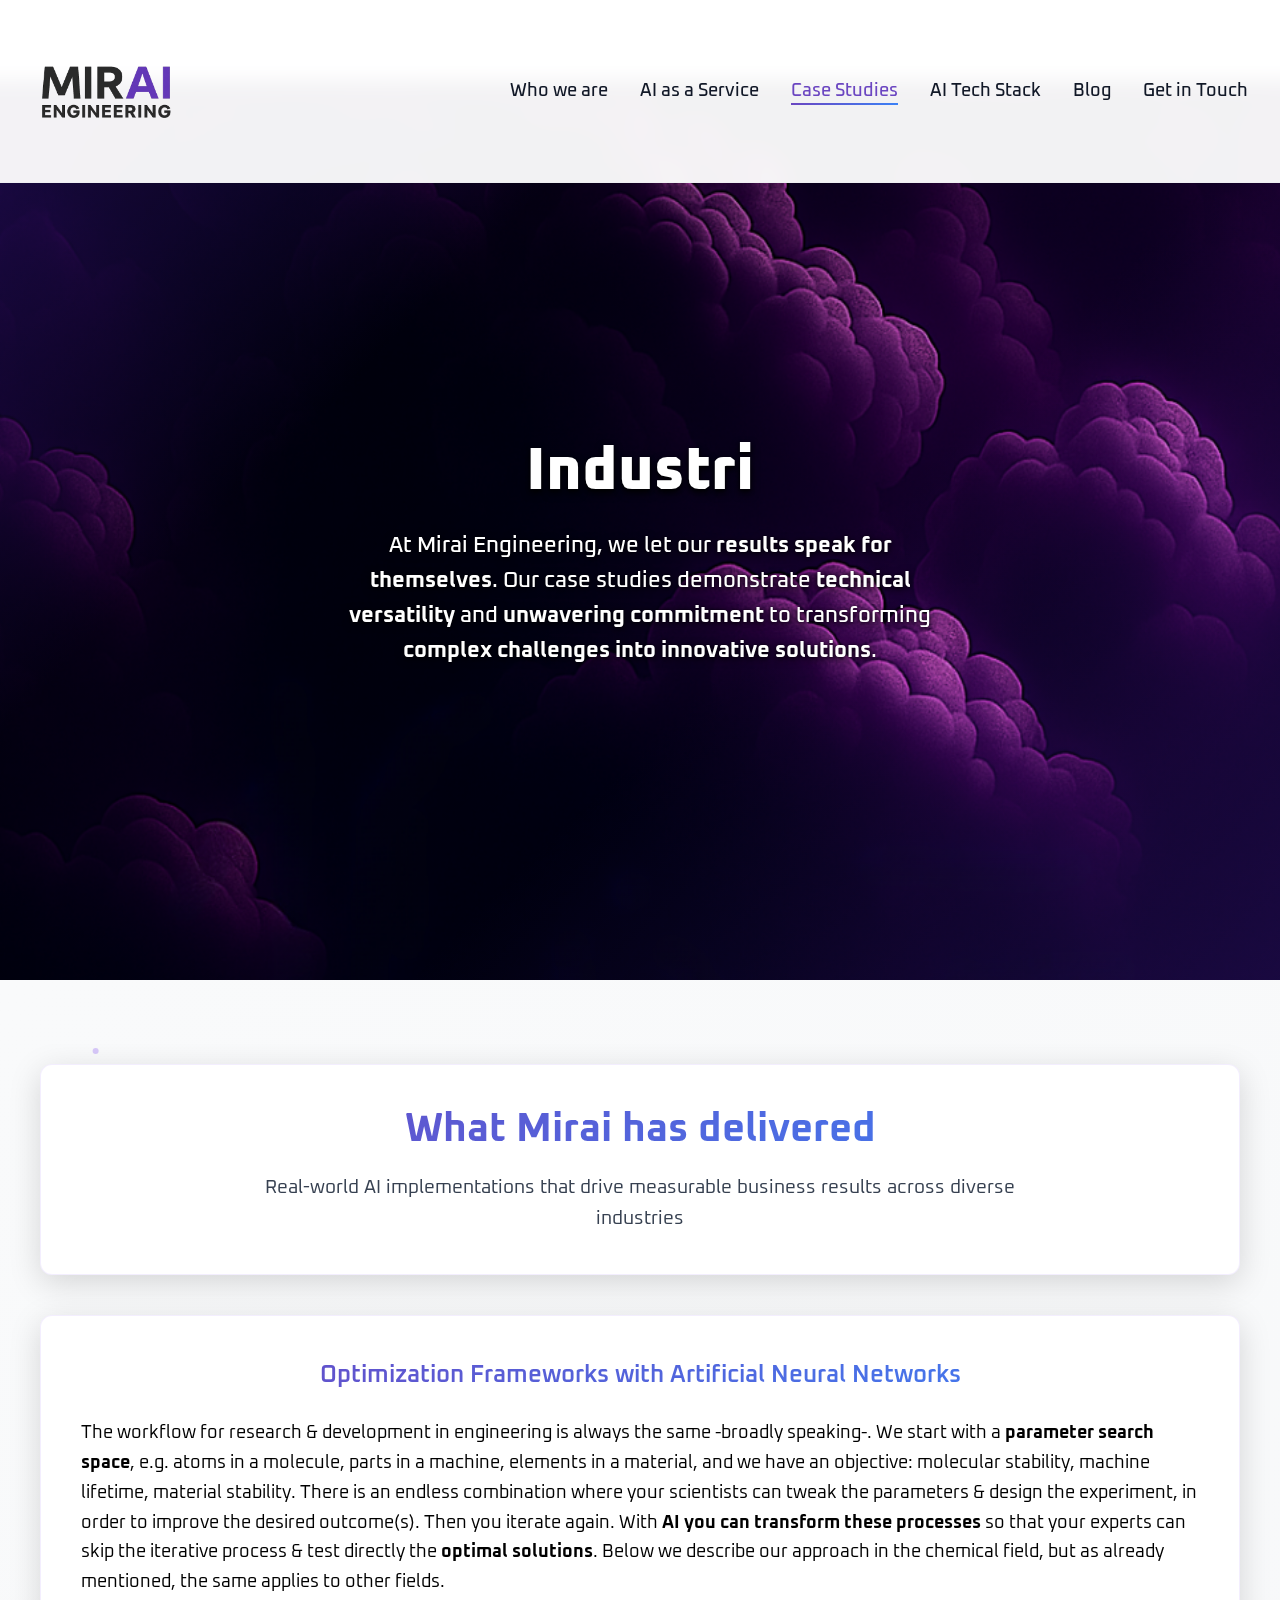
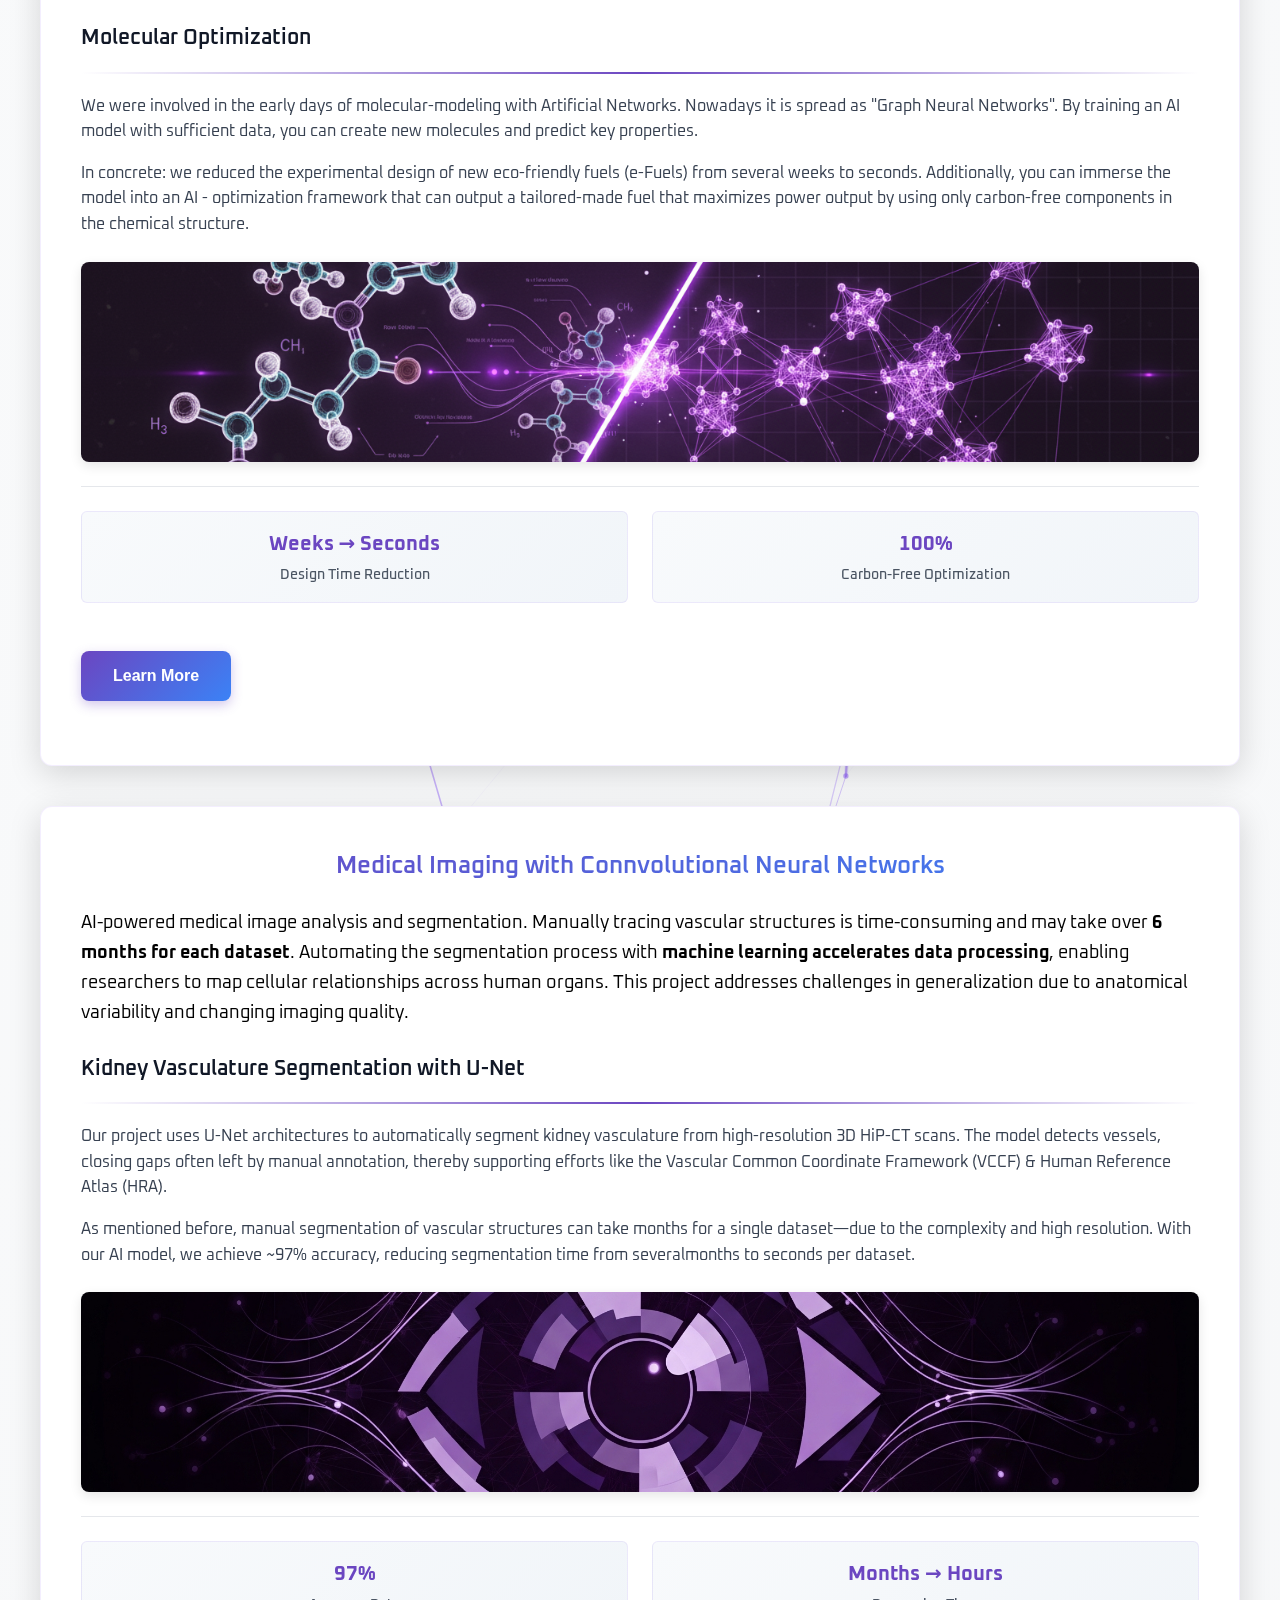
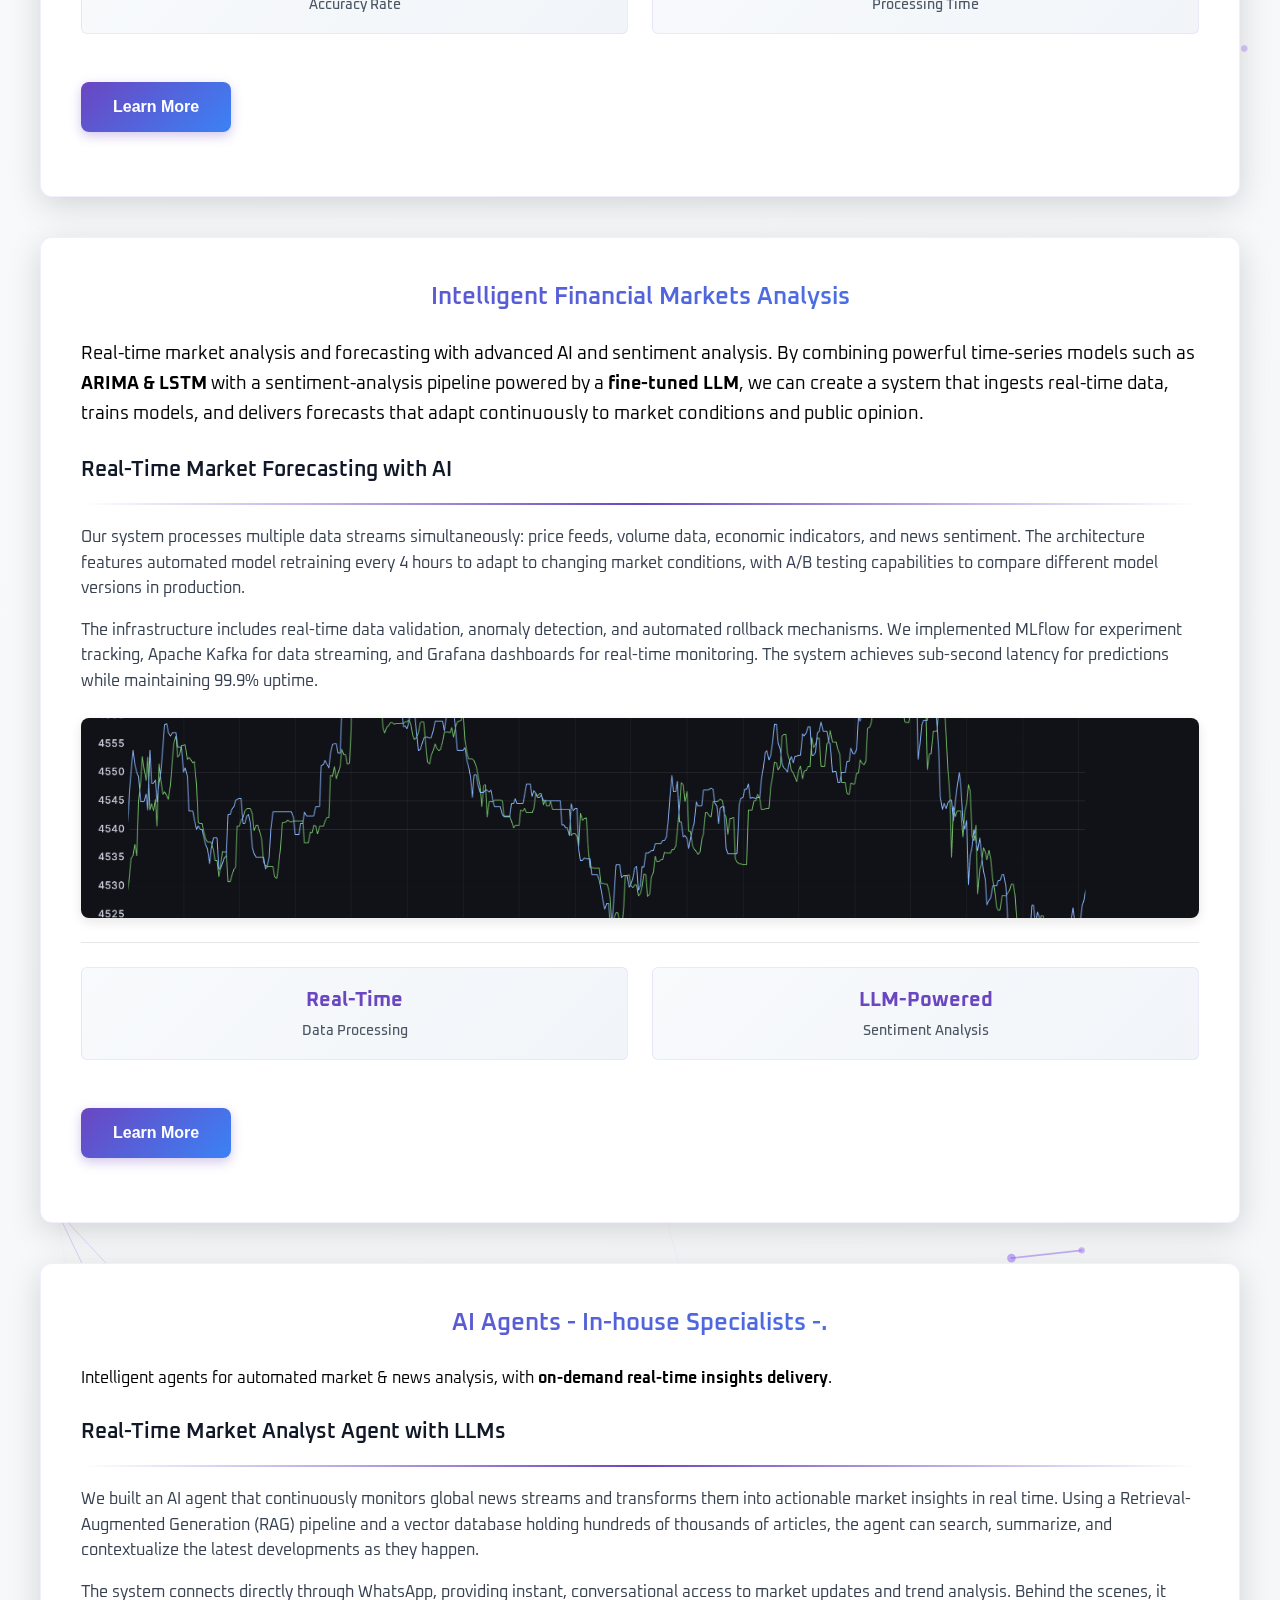
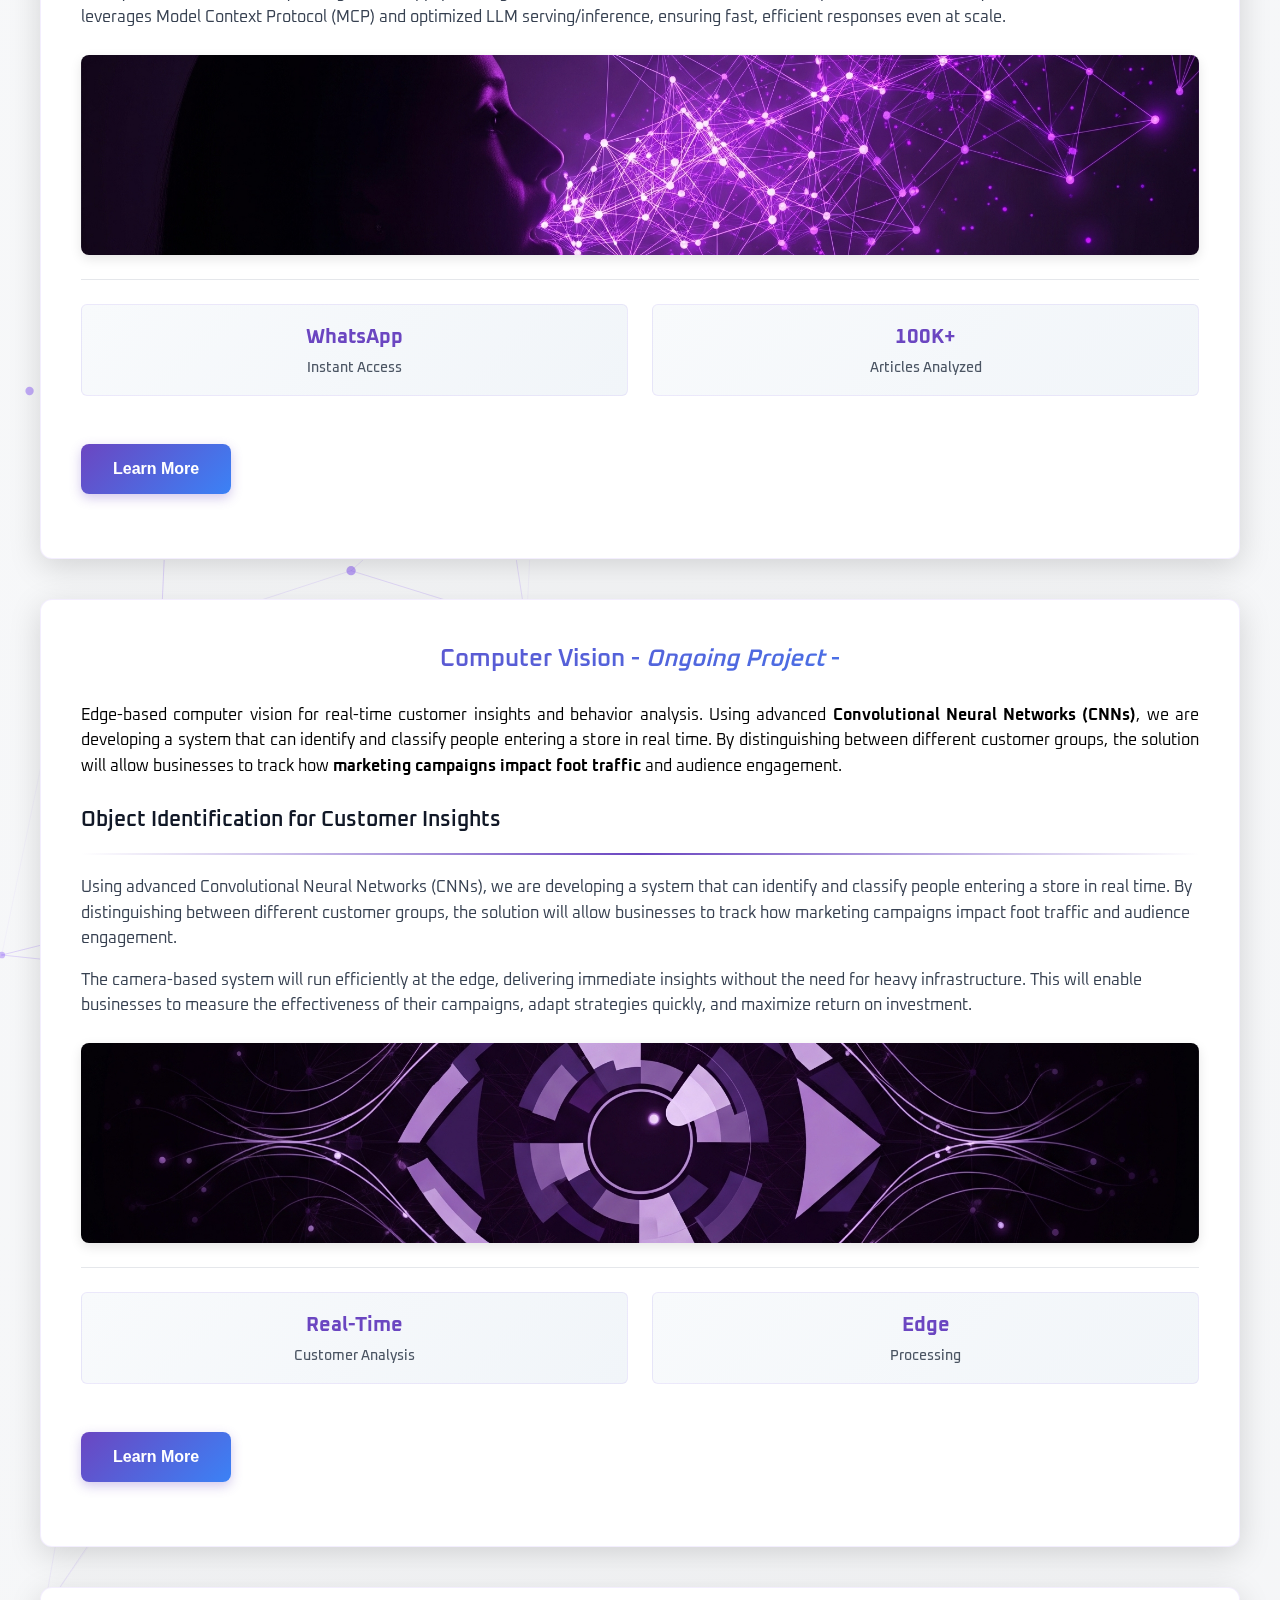
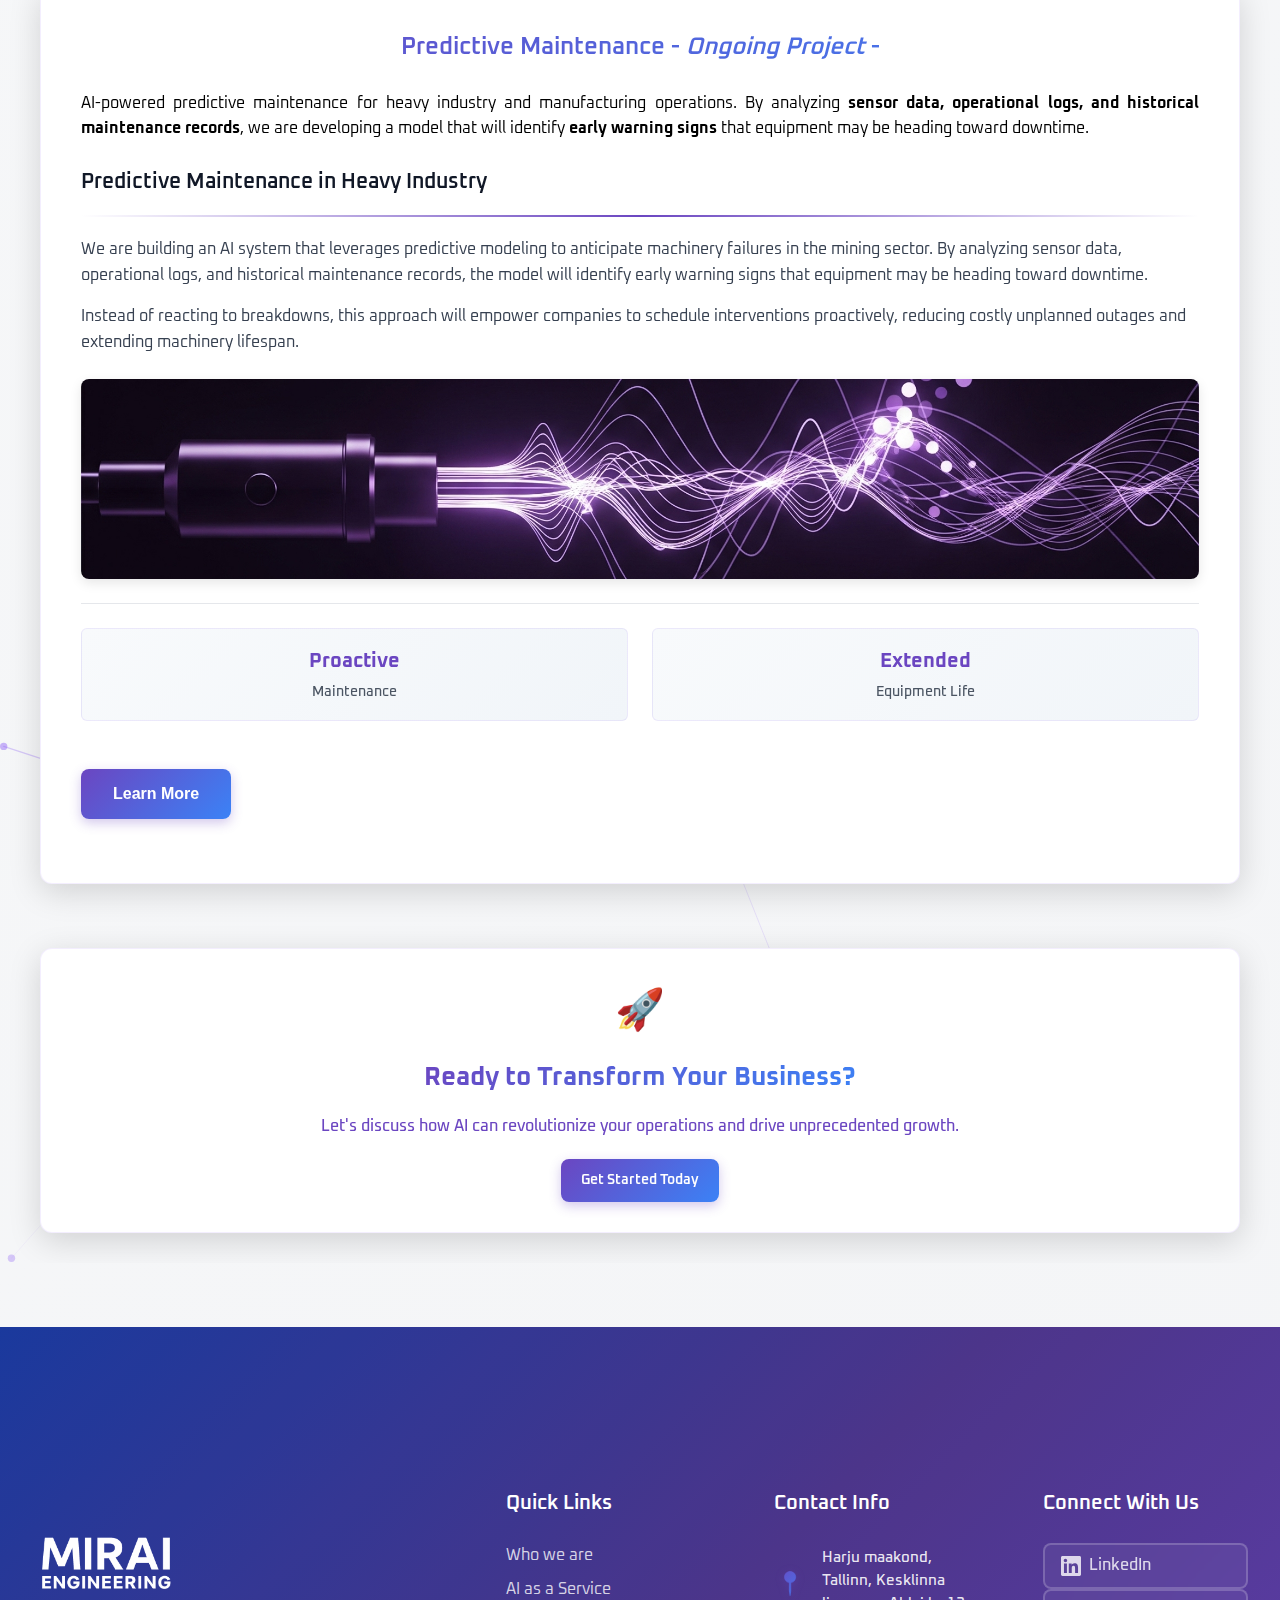
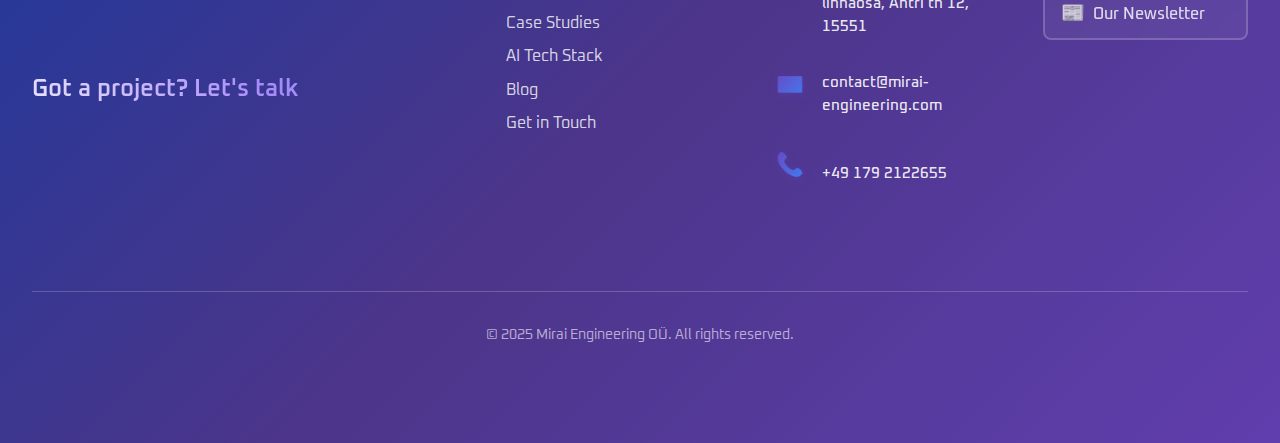
<file: industries.html>
<!DOCTYPE html>
<html lang="en">
<head>
    <meta charset="UTF-8">
    <meta name="viewport" content="width=device-width, initial-scale=1.0">
    <title>AI Case Studies & Success Stories - Mirai Engineering | Proven Results</title>
    <meta name="description" content="Explore real AI case studies and success stories from Mirai Engineering. See how we've delivered 97% accuracy in medical imaging, weeks-to-seconds optimization in molecular design, and real-time market forecasting solutions.">
    <meta name="keywords" content="AI case studies, AI success stories, medical AI, molecular optimization, market forecasting, AI results, AI implementation examples, AI project outcomes">
    <meta name="author" content="Mirai Engineering">
    <meta property="og:title" content="AI Case Studies & Success Stories - Mirai Engineering">
    <meta property="og:description" content="Real AI case studies with proven results: 97% accuracy in medical imaging, weeks-to-seconds optimization, and real-time market forecasting solutions.">
    <meta property="og:type" content="website">
    <meta property="og:url" content="https://mirai-engineering.com/industries.html">
    <meta property="og:image" content="https://mirai-engineering.com/assets/images/logos/logo.png">
    <link rel="icon" type="image/png" href="assets/images/logos/favicon.png">
    <style>
        @import url('https://fonts.googleapis.com/css2?family=Oxanium:wght@200..800&display=swap');
    </style>
    <link rel="stylesheet" href="styles.css?v=57">
    <style>
        .case-study-image {
            text-align: center !important;
            margin: var(--space-lg) auto !important;
            width: 100% !important;
            max-width: 1200px !important;
            display: flex !important;
            justify-content: center !important;
            align-items: center !important;
        }
        
        .case-study-image img {
            width: 100% !important;
            max-width: 1200px !important;
            height: auto !important;
            object-fit: contain !important;
            object-position: center !important;
            border-radius: var(--radius-md) !important;
            box-shadow: 0 4px 12px rgba(0, 0, 0, 0.1) !important;
            display: block !important;
            margin: 0 auto !important;
        }
        .paper-reference {
            text-align: center !important;
            margin-top: var(--space-lg) !important;
        }
        .paper-button {
            display: inline-block !important;
            background: var(--gradient-primary) !important;
            color: white !important;
            padding: var(--space-md) var(--space-xl) !important;
            border-radius: var(--radius-lg) !important;
            text-decoration: none !important;
            font-weight: 600 !important;
            font-size: 1rem !important;
            transition: all 0.3s ease !important;
            box-shadow: var(--shadow-card) !important;
            cursor: pointer !important;
            position: relative !important;
            z-index: 10 !important;
            pointer-events: auto !important;
        }
        .paper-button:hover {
            transform: translateY(-2px) !important;
            box-shadow: var(--shadow-glow) !important;
            color: white !important;
        }
        .paper-reference {
            text-align: center !important;
            margin-top: var(--space-lg) !important;
            position: relative !important;
            z-index: 10 !important;
        }
        
        /* Fix text overflow on front of cards */
        .flip-card-front {
            overflow: visible !important;
            height: auto !important;
            min-height: 100% !important;
        }
        
        .flip-card-front .case-study {
            overflow: visible !important;
            height: auto !important;
            max-height: none !important;
        }
        
        .flip-card-front .case-study p {
            overflow: visible !important;
            height: auto !important;
            max-height: none !important;
            white-space: normal !important;
        }
        
        /* Clean Expandable Case Study Cards */
        .industries-grid {
            display: flex !important;
            flex-direction: column !important;
            gap: var(--space-2xl) !important;
            width: 100% !important;
            max-width: none !important;
            margin-top: var(--space-4xl) !important;
            margin-bottom: 30px !important;
            margin-left: auto !important;
            margin-right: auto !important;
            align-items: center !important;
        }
        
        .case-study-card {
            background: var(--white) !important;
            border-radius: var(--radius-xl) !important;
            box-shadow: 0 8px 32px rgba(0, 0, 0, 0.15) !important;
            padding: var(--space-2xl) !important;
            transition: all 0.3s ease !important;
            border: 1px solid rgba(139, 92, 246, 0.1) !important;
            position: relative !important;
            overflow: visible !important;
            pointer-events: auto !important;
            z-index: 1 !important;
            width: 100% !important;
            max-width: 1200px !important;
            margin: 0 auto !important;
        }
        
        /* Override mobile responsive rules */
        @media (max-width: 768px) {
            .industries-grid {
                max-width: none !important;
                margin-left: auto !important;
                margin-right: auto !important;
            }
            
            .case-study-card {
                max-width: 1200px !important;
                margin: 0 auto !important;
            }
        }
        
        .case-study-card:hover {
            transform: translateY(-4px) !important;
            box-shadow: 0 12px 40px rgba(107, 70, 193, 0.2) !important;
        }
        
        .case-study-header {
            display: flex !important;
            justify-content: space-between !important;
            align-items: flex-start !important;
            margin-bottom: var(--space-lg) !important;
        }
        
        .case-study-title {
            font-size: 1.5rem !important;
            font-weight: 600 !important;
            color: var(--gray-900) !important;
            margin: 0 !important;
            flex: 1 !important;
        }
        
        .case-study-description {
            font-size: 1.1rem !important;
            color: var(--gray-700) !important;
            line-height: 1.7 !important;
            margin-bottom: var(--space-lg) !important;
            text-align: left !important;
        }
        
        .case-study-overview {
            margin-bottom: var(--space-lg) !important;
        }
        
        .case-study-overview h4 {
            font-size: 1.3rem !important;
            font-weight: 600 !important;
            color: var(--gray-900) !important;
            margin-bottom: var(--space-md) !important;
        }
        
        .case-study-overview p {
            font-size: 1rem !important;
            color: var(--gray-700) !important;
            line-height: 1.6 !important;
            margin-bottom: var(--space-md) !important;
        }
        
        .case-study-results {
            display: flex !important;
            gap: var(--space-lg) !important;
            margin-bottom: var(--space-lg) !important;
            flex-wrap: wrap !important;
        }
        
        .result-item {
            background: linear-gradient(135deg, #F8FAFC 0%, #F1F5F9 100%) !important;
            padding: var(--space-md) !important;
            border-radius: var(--radius-md) !important;
            border: 1px solid rgba(139, 92, 246, 0.1) !important;
            text-align: center !important;
            flex: 1 !important;
            min-width: 150px !important;
        }
        
        .result-value {
            display: block !important;
            font-size: 1.25rem !important;
            font-weight: 700 !important;
            color: var(--purple) !important;
            margin-bottom: var(--space-xs) !important;
        }
        
        .result-label {
            display: block !important;
            font-size: 0.875rem !important;
            color: var(--gray-600) !important;
            font-weight: 500 !important;
        }
        
        .expand-button {
            background: var(--gradient-primary) !important;
            color: white !important;
            border: none !important;
            padding: var(--space-md) var(--space-xl) !important;
            border-radius: var(--radius-lg) !important;
            font-weight: 600 !important;
            font-size: 1rem !important;
            cursor: pointer !important;
            transition: all 0.3s ease !important;
            box-shadow: 0 4px 12px rgba(107, 70, 193, 0.3) !important;
            margin: var(--space-lg) 0 !important;
        }
        
        
        .expand-button:hover {
            transform: translateY(-2px) !important;
            box-shadow: 0 6px 20px rgba(107, 70, 193, 0.4) !important;
        }
        
        /* Ensure buttons are clickable */
        .expand-button {
            pointer-events: auto !important;
            z-index: 10 !important;
            position: relative !important;
        }
        
        .case-study-details {
            max-height: 0 !important;
            overflow: hidden !important;
            margin-top: 0 !important;
            padding-top: 0 !important;
            border-top: none !important;
            opacity: 0 !important;
            transition: max-height 0.5s ease, opacity 0.3s ease, padding 0.3s ease, margin 0.3s ease !important;
        }
        
        .case-study-details.expanded {
            max-height: 2000px !important;
            margin-top: var(--space-lg) !important;
            padding-top: var(--space-lg) !important;
            border-top: 1px solid rgba(139, 92, 246, 0.1) !important;
            opacity: 1 !important;
        }
        
        .case-study-details h5 {
            font-size: 1.3rem !important;
            font-weight: 600 !important;
            color: var(--purple) !important;
            margin-bottom: var(--space-lg) !important;
        }
        
        .case-study-details p {
            font-size: 1rem !important;
            color: var(--gray-700) !important;
            line-height: 1.6 !important;
            margin-bottom: var(--space-md) !important;
        }
        
        .case-study-details ul {
            margin: var(--space-lg) 0 !important;
            padding-left: var(--space-lg) !important;
        }
        
        .case-study-details ul li {
            color: var(--gray-700) !important;
            font-size: 1rem !important;
            line-height: 1.6 !important;
            margin-bottom: var(--space-sm) !important;
        }
        
        
        .paper-reference {
            text-align: center !important;
            margin-top: var(--space-lg) !important;
        }
        
        .paper-button {
            display: inline-block !important;
            background: var(--gradient-primary) !important;
            color: white !important;
            padding: var(--space-md) var(--space-xl) !important;
            border-radius: var(--radius-lg) !important;
            text-decoration: none !important;
            font-weight: 600 !important;
            font-size: 1rem !important;
            transition: all 0.3s ease !important;
            box-shadow: 0 4px 12px rgba(107, 70, 193, 0.3) !important;
        }
        
        .paper-button:hover {
            transform: translateY(-2px) !important;
            box-shadow: 0 6px 20px rgba(107, 70, 193, 0.4) !important;
        }
        
        /* Specific styling for segmentation image only */
        .case-study-image img[src="assets/images/case-studies/segmentation.png"] {
            width: 80% !important;
            max-width: 800px !important;
            height: auto !important;
        }
        
        /* Specific container styling for GNN image only */
        .case-study-image:has(img[src="assets/images/case-studies/gnn/lbv-gnn.png"]) {
            max-width: 1600px !important;
            height: fit-content !important;
            padding: 0 !important;
        }
        
    </style>
</head>
<body>
    <!-- Navigation -->
    <nav class="navigation">
        <div class="nav-container">
            <a href="index.html" class="logo">
                <img src="assets/images/logos/logo.png" alt="Mirai Engineering" class="logo-image">
            </a>
            <ul class="nav-menu">
                <li><a href="about.html" class="nav-link">Who we are</a></li>
                <li><a href="ai-service.html" class="nav-link">AI as a Service</a></li>
                <li><a href="industries.html" class="nav-link active">Case Studies</a></li>
                <li><a href="ai-tech-stack.html" class="nav-link">AI Tech Stack</a></li>
                <li><a href="blog.html" class="nav-link">Blog</a></li>
                <li><a href="contact.html" class="nav-link">Get in Touch</a></li>
            </ul>
            <div class="hamburger">
                <span></span>
                <span></span>
                <span></span>
            </div>
        </div>
    </nav>

    <!-- Main Content -->
    <main class="main-content" style="margin-bottom: 0 !important; padding-bottom: 0 !important;">
        <!-- Industries Hero Section -->
        <section class="hero-section" style="width: 100vw; margin-left: calc(-50vw + 50%); margin-right: calc(-50vw + 50%); background-attachment: fixed !important; margin-bottom: 0 !important;">
            <div class="hero-content" style="max-width: none; width: 100%;">
                <h1 class="hero-title">
                    <span class="hero-title-line1">Industries &</span>
                    <span class="hero-title-line2">Case Studies</span>
                </h1>
                <p class="hero-subtitle">At Mirai Engineering, we let our <strong>results speak for themselves</strong>. Our case studies demonstrate <strong>technical versatility</strong> and <strong>unwavering commitment</strong> to transforming <strong>complex challenges into innovative solutions</strong>.</p>
            </div>
        </section>

        <!-- Case Studies Content Section -->
        <section class="info-section" style="padding-top: 0 !important; padding-bottom: 0 !important; margin-bottom: 0 !important; position: relative !important; overflow: hidden !important;">
            <div class="container">
                <div class="case-studies-content" style="background: transparent !important; background-image: none !important; padding: 0 !important; padding-top: 0 !important; padding-bottom: 0 !important; position: relative !important; overflow: hidden !important; width: 100vw !important; margin-left: calc(-50vw + 50%) !important; min-height: 100vh !important;">
                    <!-- Animated Node Background for Case Studies -->
                    <div id="case-studies-node-background" style="position: absolute; top: 0; left: 0; width: 100%; height: 100%; z-index: 1; pointer-events: none;"></div>
                    <div class="industries-grid" style="margin-bottom: 0 !important; margin-top: 20px !important; position: relative; z-index: 2;">
                    <!-- Title Card -->
                    <div class="case-study-card" style="text-align: center !important;">
                        <h2 style="font-size: 2.5rem; font-weight: 700; color: var(--gray-900); margin: 0; background: var(--gradient-primary); -webkit-background-clip: text; -webkit-text-fill-color: transparent; background-clip: text; line-height: 1.2;">What Mirai has delivered</h2>
                        <p style="color: var(--gray-700); font-size: 1.2rem; line-height: 1.6; margin: 20px 0 0 0; max-width: 800px; margin-left: auto; margin-right: auto;">Real-world AI implementations that drive measurable business results across diverse industries</p>
                    </div>
                    
                    <div class="case-study-card" id="molecular-optimization">
                        <div class="case-study-header">
                            <h3 class="case-study-title" style="background: var(--gradient-primary); -webkit-background-clip: text; -webkit-text-fill-color: transparent; background-clip: text; text-align: center;">Optimization Frameworks with Artificial Neural Networks</h3>
                        </div>
                        <p class="case-study-description" style="color: black !important;">The workflow for research & development in engineering is always the same -broadly speaking-. We start with a <strong>parameter search space</strong>, e.g. atoms in a molecule, parts in a machine, elements in a material, and we have an objective: molecular stability, machine lifetime, material stability. There is an endless combination where your scientists can tweak the parameters & design the experiment, in order to improve the desired outcome(s). Then you iterate again. With <strong>AI you can transform these processes</strong> so that your experts can skip the iterative process & test directly the <strong>optimal solutions</strong>. Below we describe our approach in the chemical field, but as already mentioned, the same applies to other fields.</p>
                        
                        <div class="case-study-overview">
                            <h4>Molecular Optimization</h4>
                            <div style="width: 100%; height: 2px; background: linear-gradient(90deg, transparent, var(--purple), transparent); margin: 15px 0 20px 0; border-radius: 1px;"></div>
                            <p>We were involved in the early days of molecular-modeling with Artificial Networks. Nowadays it is spread as "Graph Neural Networks". By training an AI model with sufficient data, you can create new molecules and predict key properties.</p>
                            <p>In concrete: we reduced the experimental design of new eco-friendly fuels (e-Fuels) from several weeks to seconds. Additionally, you can immerse the model into an AI - optimization framework that can output a tailored-made fuel that maximizes power output by using only carbon-free components in the chemical structure.</p>
                        </div>
                        
                        <div class="case-study-image">
                            <img src="assets/images/case-studies/gnn.png" alt="Graph Neural Networks for Molecular Optimization">
                </div>
                
                            <div class="case-study-results">
                                <div class="result-item">
                                <span class="result-value">Weeks → Seconds</span>
                                <span class="result-label">Design Time Reduction</span>
                                </div>
                                <div class="result-item">
                                <span class="result-value">100%</span>
                                <span class="result-label">Carbon-Free Optimization</span>
                            </div>
                        </div>
                        
                        <button class="expand-button" id="learn-more-btn">Learn More</button>
                        
                        <div class="case-study-details">
                            <h5>How Did We Do It?</h5>
                            <p>We built an AI model that predicts how fast different fuels burn. To do this, we combined two sources of data:</p>
                            <ul>
                                <li>Real measurements from 124 fuel compounds.</li>
                                <li>Computer simulations based on detailed chemical models.</li>
                            </ul>
                            <p>The AI takes into account the fuel's molecular structure, as well as conditions like pressure, temperature, and fuel-to-air ratio. With this information, it can accurately estimate burning speed — within just a few centimeters per second of the true values. Beyond prediction, the model also helps us understand why fuels behave differently. By analyzing how certain molecular groups affect burning, we can compare fuels more systematically and design new ones more efficiently. If you're curious, check out the paper below!</p>
                            
                            <div class="case-study-image">
                                <img src="assets/images/case-studies/gnn/lbv-gnn.png" alt="Graph Neural Networks for Molecular Optimization">
                                </div>
                            
                            <div class="paper-reference">
                                <a href="https://www.sciencedirect.com/science/article/abs/pii/S0010218021002686?via%3Dihub" target="_blank" class="paper-button">Go to the Paper</a>
                            </div>
                        </div>
                    </div>
                    
                    <div class="case-study-card" id="medical-imaging">
                        <div class="case-study-header">
                            <h3 class="case-study-title" style="background: var(--gradient-primary); -webkit-background-clip: text; -webkit-text-fill-color: transparent; background-clip: text; text-align: center;">Medical Imaging with Connvolutional Neural Networks</h3>
                        </div>
                        <p class="case-study-description" style="color: black !important;">AI-powered medical image analysis and segmentation. Manually tracing vascular structures is time-consuming and may take over <strong>6 months for each dataset</strong>. Automating the segmentation process with <strong>machine learning accelerates data processing</strong>, enabling researchers to map cellular relationships across human organs. This project addresses challenges in generalization due to anatomical variability and changing imaging quality.</p>
                        
                        <div class="case-study-overview">
                            <h4>Kidney Vasculature Segmentation with U-Net</h4>
                            <div style="width: 100%; height: 2px; background: linear-gradient(90deg, transparent, var(--purple), transparent); margin: 15px 0 20px 0; border-radius: 1px;"></div>
                            <p>Our project uses U-Net architectures to automatically segment kidney vasculature from high-resolution 3D HiP-CT scans. The model detects vessels, closing gaps often left by manual annotation, thereby supporting efforts like the Vascular Common Coordinate Framework (VCCF) & Human Reference Atlas (HRA).</p>
                            <p>As mentioned before, manual segmentation of vascular structures can take months for a single dataset—due to the complexity and high resolution. With our AI model, we achieve ~97% accuracy, reducing segmentation time from severalmonths to seconds per dataset.</p>
                        </div>
                        
                        <div class="case-study-image">
                            <img src="assets/images/case-studies/cv.png" alt="Computer Vision for Medical Image Segmentation">
                        </div>
                        
                            <div class="case-study-results">
                                <div class="result-item">
                                <span class="result-value">97%</span>
                                    <span class="result-label">Accuracy Rate</span>
                                </div>
                                <div class="result-item">
                                <span class="result-value">Months → Hours</span>
                                <span class="result-label">Processing Time</span>
                            </div>
                        </div>
                        
                        <button class="expand-button">Learn More</button>
                        
                        <div class="case-study-details">
                            <h5>Accelerate Medical Research</h5>
                            <p>You get ultra-fast, reliable vascular maps without the manual overhead. Whether for basic research or product-development use cases involving medical imaging, you can free up expert time, increase throughput, and improve reproducibility. Due to confidentiality reasons, we can't share the results of this project, but you can check out a similar paper below!</p>
                            
                            <div class="case-study-image">
                                <img src="assets/images/case-studies/segmentation.png" alt="Medical Image Segmentation with U-Net">
                            </div>
                            
                            <div class="paper-reference">
                                <a href="https://www.nature.com/articles/s41598-024-84901-3" target="_blank" class="paper-button">Go to the Paper</a>
                            </div>
                        </div>
                    </div>
                
                    <div class="case-study-card" id="financial-markets">
                        <div class="case-study-header">
                            <h3 class="case-study-title" style="background: var(--gradient-primary); -webkit-background-clip: text; -webkit-text-fill-color: transparent; background-clip: text; text-align: center;">Intelligent Financial Markets Analysis</h3>
                        </div>
                        <p class="case-study-description" style="color: black !important;">Real-time market analysis and forecasting with advanced AI and sentiment analysis. By combining powerful time-series models such as <strong>ARIMA & LSTM</strong> with a sentiment-analysis pipeline powered by a <strong>fine-tuned LLM</strong>, we can create a system that ingests real-time data, trains models, and delivers forecasts that adapt continuously to market conditions and public opinion.</p>
                        
                        <div class="case-study-overview">
                            <h4>Real-Time Market Forecasting with AI</h4>
                            <div style="width: 100%; height: 2px; background: linear-gradient(90deg, transparent, var(--purple), transparent); margin: 15px 0 20px 0; border-radius: 1px;"></div>
                            <p>Our system processes multiple data streams simultaneously: price feeds, volume data, economic indicators, and news sentiment. The architecture features automated model retraining every 4 hours to adapt to changing market conditions, with A/B testing capabilities to compare different model versions in production.</p>
                            <p>The infrastructure includes real-time data validation, anomaly detection, and automated rollback mechanisms. We implemented MLflow for experiment tracking, Apache Kafka for data streaming, and Grafana dashboards for real-time monitoring. The system achieves sub-second latency for predictions while maintaining 99.9% uptime.</p>
                        </div>
                        
                        <div class="case-study-image">
                            <div style="width: 100%; height: 300px; overflow: hidden; border-radius: 8px; display: flex; align-items: center; justify-content: center; background: #f8f9fa;">
                                <img src="assets/images/case-studies/market-analysis.png" alt="Market Analysis with AI" style="width: 100%; height: 100%; object-fit: cover; border-radius: 8px;">
                            </div>
                        </div>
                        
                        <div class="case-study-results">
                            <div class="result-item">
                                <span class="result-value">Real-Time</span>
                                <span class="result-label">Data Processing</span>
                                </div>
                            <div class="result-item">
                                <span class="result-value">LLM-Powered</span>
                                <span class="result-label">Sentiment Analysis</span>
                            </div>
                        </div>
                        
                        <button class="expand-button">Learn More</button>
                        
                        <div class="case-study-details">
                            <h5>Make Data-Driven Decisions Faster</h5>
                            <p>Whether you're monitoring financial markets, supply chains, or consumer demand, AI-driven forecasting enables faster, data-backed decisions. With scalable infrastructure and automated model management, you get reliable, real-time insights that evolve with your data.</p>
                        </div>
                    </div>
                    
                    <div class="case-study-card" id="ai-agents">
                        <div class="case-study-header">
                            <h3 class="case-study-title" style="background: var(--gradient-primary); -webkit-background-clip: text; -webkit-text-fill-color: transparent; background-clip: text; text-align: center;">AI Agents - In-house Specialists -.</h3>
                        </div>
                        <p class="industry-description" style="color: black !important;">Intelligent agents for automated market & news analysis, with <strong>on-demand real-time insights delivery</strong>.</p>
                        
                        <div class="case-study-overview">
                            <h4>Real-Time Market Analyst Agent with LLMs</h4>
                            <div style="width: 100%; height: 2px; background: linear-gradient(90deg, transparent, var(--purple), transparent); margin: 15px 0 20px 0; border-radius: 1px;"></div>
                            <p>We built an AI agent that continuously monitors global news streams and transforms them into actionable market insights in real time. Using a Retrieval-Augmented Generation (RAG) pipeline and a vector database holding hundreds of thousands of articles, the agent can search, summarize, and contextualize the latest developments as they happen.</p>
                            <p>The system connects directly through WhatsApp, providing instant, conversational access to market updates and trend analysis. Behind the scenes, it leverages Model Context Protocol (MCP) and optimized LLM serving/inference, ensuring fast, efficient responses even at scale.</p>
                        </div>
                        
                        <div class="case-study-image">
                            <img src="assets/images/case-studies/agents.png" alt="AI Agents for Market Analysis">
                        </div>
                        
                            <div class="case-study-results">
                                <div class="result-item">
                                <span class="result-value">WhatsApp</span>
                                <span class="result-label">Instant Access</span>
                                </div>
                                <div class="result-item">
                                <span class="result-value">100K+</span>
                                <span class="result-label">Articles Analyzed</span>
                            </div>
                        </div>
                        
                        <button class="expand-button">Learn More</button>
                        
                        <div class="case-study-details">
                            <h5>Your Personal AI Analyst</h5>
                            <p>Wether you need a market analysts, an intelligent HR assistant, or a smart companion that knows everything inside your company (and data you don't want to share with OpenAI, Google etc.) - we can build you an AI agent that can do all of that. Instead of manually scanning endless news feeds, you get a personal AI assistant at your fingertips to summarize events, highlight risks, and surface opportunities in real time, enabling faster, smarter decision-making.</p>
                        </div>
                    </div>
                    
                    <div class="case-study-card">
                        <div class="case-study-header">
                            <h3 class="case-study-title" style="background: var(--gradient-primary); -webkit-background-clip: text; -webkit-text-fill-color: transparent; background-clip: text; text-align: center;">Computer Vision - <em>Ongoing Project</em> -</h3>
                        </div>
                        <p class="industry-description" style="color: black !important;">Edge-based computer vision for real-time customer insights and behavior analysis. Using advanced <strong>Convolutional Neural Networks (CNNs)</strong>, we are developing a system that can identify and classify people entering a store in real time. By distinguishing between different customer groups, the solution will allow businesses to track how <strong>marketing campaigns impact foot traffic</strong> and audience engagement.</p>
                        
                        <div class="case-study-overview">
                            <h4>Object Identification for Customer Insights</h4>
                            <div style="width: 100%; height: 2px; background: linear-gradient(90deg, transparent, var(--purple), transparent); margin: 15px 0 20px 0; border-radius: 1px;"></div>
                            <p>Using advanced Convolutional Neural Networks (CNNs), we are developing a system that can identify and classify people entering a store in real time. By distinguishing between different customer groups, the solution will allow businesses to track how marketing campaigns impact foot traffic and audience engagement.</p>
                            <p>The camera-based system will run efficiently at the edge, delivering immediate insights without the need for heavy infrastructure. This will enable businesses to measure the effectiveness of their campaigns, adapt strategies quickly, and maximize return on investment.</p>
                        </div>
                        
                        <div class="case-study-image">
                            <img src="assets/images/case-studies/cv.png" alt="Computer Vision for Customer Insights">
                        </div>
                        
                            <div class="case-study-results">
                                <div class="result-item">
                                <span class="result-value">Real-Time</span>
                                <span class="result-label">Customer Analysis</span>
                                </div>
                                <div class="result-item">
                                <span class="result-value">Edge</span>
                                <span class="result-label">Processing</span>
                            </div>
                        </div>
                        
                        <button class="expand-button">Learn More</button>
                        
                        <div class="case-study-details">
                            <h5>Quantify Your Marketing Impact</h5>
                            <p>Turn raw video streams into actionable insights. Instead of guessing whether your marketing works, you can quantify audience response in real time and make data-driven decisions to refine your strategy.</p>
                        </div>
                    </div>
                    
                    <div class="case-study-card">
                        <div class="case-study-header">
                            <h3 class="case-study-title" style="background: var(--gradient-primary); -webkit-background-clip: text; -webkit-text-fill-color: transparent; background-clip: text; text-align: center;">Predictive Maintenance - <em>Ongoing Project</em> -</h3>
                </div>
                        <p class="industry-description" style="color: black !important;">AI-powered predictive maintenance for heavy industry and manufacturing operations. By analyzing <strong>sensor data, operational logs, and historical maintenance records</strong>, we are developing a model that will identify <strong>early warning signs</strong> that equipment may be heading toward downtime.</p>
                        
                        <div class="case-study-overview">
                            <h4>Predictive Maintenance in Heavy Industry</h4>
                            <div style="width: 100%; height: 2px; background: linear-gradient(90deg, transparent, var(--purple), transparent); margin: 15px 0 20px 0; border-radius: 1px;"></div>
                            <p>We are building an AI system that leverages predictive modeling to anticipate machinery failures in the mining sector. By analyzing sensor data, operational logs, and historical maintenance records, the model will identify early warning signs that equipment may be heading toward downtime.</p>
                            <p>Instead of reacting to breakdowns, this approach will empower companies to schedule interventions proactively, reducing costly unplanned outages and extending machinery lifespan.</p>
                </div>

                        <div class="case-study-image">
                            <img src="assets/images/case-studies/pdm.png" alt="Predictive Maintenance with AI">
                        </div>
                        
                            <div class="case-study-results">
                                <div class="result-item">
                                <span class="result-value">Proactive</span>
                                <span class="result-label">Maintenance</span>
                                </div>
                                <div class="result-item">
                                <span class="result-value">Extended</span>
                                <span class="result-label">Equipment Life</span>
                            </div>
                        </div>
                        
                        <button class="expand-button">Learn More</button>
                        
                        <div class="case-study-details">
                            <h5>Transform Maintenance into Strategic Advantage</h5>
                            <p>AI transforms maintenance from a reactive cost center into a strategic advantage. Whether in mining, manufacturing, or energy, predictive maintenance minimizes downtime, lowers repair costs, and ensures your operations run safely and efficiently.</p>
                        </div>
                    </div>
                </div>
                
                <!-- Ready to Transform Your Business Card -->
                <div class="industries-grid" style="margin-bottom: 0 !important; position: relative; z-index: 2;">
                    <div class="case-study-card" style="background: white !important; background-color: white !important; background-image: none !important; position: relative; z-index: 3; opacity: 1 !important; max-width: 1200px !important; margin: 0 auto 0 auto !important; padding: 30px !important;">
                        <div style="display: flex; flex-direction: column; align-items: center; justify-content: center; text-align: center;">
                            <div style="font-size: 2.5rem; margin-bottom: 15px;">🚀</div>
                            <h3 style="color: var(--gray-900); font-size: 1.6rem; font-weight: 700; margin-bottom: 15px; background: var(--gradient-primary); -webkit-background-clip: text; -webkit-text-fill-color: transparent; background-clip: text;">Ready to Transform Your Business?</h3>
                            <p style="color: var(--purple); font-weight: 500; font-size: 1rem; margin-bottom: 20px;">Let's discuss how AI can revolutionize your operations and drive unprecedented growth.</p>
                            <a href="contact.html" style="display: inline-block; background: var(--gradient-primary); color: white; padding: 10px 20px; border-radius: 8px; text-decoration: none; font-weight: 600; font-size: 0.9rem; transition: all 0.3s ease; box-shadow: 0 4px 12px rgba(107, 70, 193, 0.3);">Get Started Today</a>
                        </div>
                    </div>
                </div>
                
                <!-- Bottom padding for background -->
                <div style="height: 30px; position: relative; z-index: 2;"></div>
            </div>
        </section>

    </main>

    <!-- Footer -->
    <footer class="footer" style="margin-top: 0 !important;">
        <div class="container">
            <div class="footer-content">
                <div class="footer-brand">
                    <a href="index.html" class="footer-logo">
                        <img src="assets/images/logos/logo.png" alt="Mirai Engineering" class="footer-logo-image">
                    </a>
                    <a href="contact.html" class="footer-tagline" id="animated-tagline">Got a project? Let's talk</a>
                </div>
                
                <div class="footer-links">
                    <h3 class="footer-title">Quick Links</h3>
                    <ul class="footer-nav">
                        <li><a href="about.html" class="footer-link">Who we are</a></li>
                        <li><a href="ai-service.html" class="footer-link">AI as a Service</a></li>
                        <li><a href="industries.html" class="footer-link">Case Studies</a></li>
                        <li><a href="ai-tech-stack.html" class="footer-link">AI Tech Stack</a></li>
                        <li><a href="blog.html" class="footer-link">Blog</a></li>
                        <li><a href="contact.html" class="footer-link">Get in Touch</a></li>
                    </ul>
                </div>
                
                <div class="footer-contact">
                    <h3 class="footer-title">Contact Info</h3>
                    <div class="contact-item">
                        <span class="contact-icon">📍</span>
                        <span class="contact-text">Harju maakond, Tallinn, Kesklinna linnaosa, Ahtri tn 12, 15551</span>
                    </div>
                    <div class="contact-item">
                        <span class="contact-icon">📧</span>
                        <span class="contact-text">contact@mirai-engineering.com</span>
                    </div>
                    <div class="contact-item">
                        <span class="contact-icon">📞</span>
                        <span class="contact-text">+49 179 2122655</span>
                    </div>
                </div>
                
                <div class="footer-social">
                    <h3 class="footer-title">Connect With Us</h3>
                    <a href="https://www.linkedin.com/in/bruno-copa-a034311b4/" target="_blank" class="social-link">
                        <div class="linkedin-icon">
                            <svg viewBox="0 0 24 24" class="linkedin-svg">
                                <path d="M20.447 20.452h-3.554v-5.569c0-1.328-.027-3.037-1.852-3.037-1.853 0-2.136 1.445-2.136 2.939v5.667H9.351V9h3.414v1.561h.046c.477-.9 1.637-1.85 3.37-1.85 3.601 0 4.267 2.37 4.267 5.455v6.286zM5.337 7.433c-1.144 0-2.063-.926-2.063-2.065 0-1.138.92-2.063 2.063-2.063 1.14 0 2.064.925 2.064 2.063 0 1.139-.925 2.065-2.064 2.065zm1.782 13.019H3.555V9h3.564v11.452zM22.225 0H1.771C.792 0 0 .774 0 1.729v20.542C0 23.227.792 24 1.771 24h20.451C23.2 24 24 23.227 24 22.271V1.729C24 .774 23.2 0 22.222 0h.003z"/>
                            </svg>
                        </div>
                        <span class="social-text">LinkedIn</span>
                    </a>
                    <a href="blog.html#newsletter" class="social-link">
                        <span class="social-icon">📰</span>
                        <span class="social-text">Our Newsletter</span>
                    </a>
                </div>
            </div>
            
            <div class="footer-bottom">
                <p class="footer-copyright">&copy; 2025 Mirai Engineering OÜ. All rights reserved.</p>
            </div>
        </div>
    </footer>

    <script src="script.js?v=5"></script>
    <script>
        // Clean expandable case study functionality
        function toggleDetails(button) {
            const card = button.closest('.case-study-card');
            const details = card.querySelector('.case-study-details');
            const isExpanded = details.classList.contains('expanded');
            
            if (isExpanded) {
                details.classList.remove('expanded');
                button.textContent = 'Learn More';
            } else {
                details.classList.add('expanded');
                button.textContent = 'Show Less';
            }
        }
        
        // Event listeners for all expand buttons
        document.addEventListener('DOMContentLoaded', function() {
            const expandButtons = document.querySelectorAll('.expand-button');
            
            expandButtons.forEach((button) => {
                button.addEventListener('click', function(e) {
                    e.preventDefault();
                    e.stopPropagation();
                    toggleDetails(this);
                });
            });
        });

        // Animated Node Background Component for Case Studies
        class AnimatedNodeBackground {
            constructor(containerId) {
                this.container = document.getElementById(containerId);
                this.nodes = [];
                this.connections = [];
                this.animationId = null;
                this.init();
            }

            init() {
                if (!this.container) return;
                
                this.createNodes();
                this.createConnections();
                this.animate();
                
                // Handle window resize
                window.addEventListener('resize', () => {
                    this.resize();
                });
            }

            createNodes() {
                const containerRect = this.container.getBoundingClientRect();
                const nodeCount = 120; // Balanced network density for optimal visual appeal
                
                for (let i = 0; i < nodeCount; i++) {
                    const node = {
                        id: i,
                        x: Math.random() * containerRect.width,
                        y: Math.random() * containerRect.height,
                        vx: (Math.random() - 0.5) * 0.1, // Much slower for dense network
                        vy: (Math.random() - 0.5) * 0.1,
                        size: Math.random() * 2 + 3, // Size between 3-5px (smaller for density)
                        opacity: Math.random() * 0.2 + 0.4, // Opacity between 0.4-0.6 (more subtle)
                        pulse: Math.random() * Math.PI * 2,
                        pulseSpeed: Math.random() * 0.05 + 0.03, // Faster pulse
                        connections: [] // Track connections for this node
                    };
                    this.nodes.push(node);
                }
            }

            createConnections() {
                this.connections = [];
                
                // Create ULTRA DENSE network with multiple connection strategies
                for (let i = 0; i < this.nodes.length; i++) {
                    const node = this.nodes[i];
                    node.connections = [];
                    
                    // Strategy 1: Connect to nearby nodes (within 150px)
                    for (let j = i + 1; j < this.nodes.length; j++) {
                        const targetNode = this.nodes[j];
                        const distance = this.getDistance(node, targetNode);
                        
                        if (distance < 150) {
                            const connection = {
                                from: node,
                                to: targetNode,
                                opacity: Math.max(0.1, 1 - distance / 150) * 0.8, // Higher opacity for nearby
                                strength: Math.max(0.2, 1 - distance / 150),
                                distance: distance,
                                type: 'nearby'
                            };
                            
                            this.connections.push(connection);
                            node.connections.push(targetNode);
                            targetNode.connections.push(node);
                        }
                    }
                    
                    // Strategy 2: Connect to medium distance nodes (150-250px)
                    for (let j = i + 1; j < this.nodes.length; j++) {
                        const targetNode = this.nodes[j];
                        const distance = this.getDistance(node, targetNode);
                        
                        if (distance >= 150 && distance < 250 && Math.random() > 0.3) { // 70% chance
                            const connection = {
                                from: node,
                                to: targetNode,
                                opacity: Math.max(0.05, 1 - distance / 250) * 0.4,
                                strength: Math.max(0.1, 1 - distance / 250),
                                distance: distance,
                                type: 'medium'
                            };
                            
                            this.connections.push(connection);
                            node.connections.push(targetNode);
                            targetNode.connections.push(node);
                        }
                    }
                    
                    // Strategy 3: Random long-distance connections (250-400px)
                    for (let j = i + 1; j < this.nodes.length; j++) {
                        const targetNode = this.nodes[j];
                        const distance = this.getDistance(node, targetNode);
                        
                        if (distance >= 250 && distance < 400 && Math.random() > 0.7) { // 30% chance
                            const connection = {
                                from: node,
                                to: targetNode,
                                opacity: Math.max(0.02, 1 - distance / 400) * 0.2,
                                strength: Math.max(0.05, 1 - distance / 400),
                                distance: distance,
                                type: 'long'
                            };
                            
                            this.connections.push(connection);
                            node.connections.push(targetNode);
                            targetNode.connections.push(node);
                        }
                    }
                }
            }

            getDistance(node1, node2) {
                const dx = node1.x - node2.x;
                const dy = node1.y - node2.y;
                return Math.sqrt(dx * dx + dy * dy);
            }

            updateNodes() {
                const containerRect = this.container.getBoundingClientRect();
                
                this.nodes.forEach(node => {
                    // Update position
                    node.x += node.vx;
                    node.y += node.vy;
                    
                    // Bounce off edges
                    if (node.x <= 0 || node.x >= containerRect.width) {
                        node.vx *= -1;
                        node.x = Math.max(0, Math.min(containerRect.width, node.x));
                    }
                    if (node.y <= 0 || node.y >= containerRect.height) {
                        node.vy *= -1;
                        node.y = Math.max(0, Math.min(containerRect.height, node.y));
                    }
                    
                    // Update pulse
                    node.pulse += node.pulseSpeed;
                });
            }

            updateConnections() {
                this.connections.forEach(connection => {
                    const distance = this.getDistance(connection.from, connection.to);
                    connection.opacity = Math.max(0, 1 - distance / 300) * 0.6;
                });
            }

            render() {
                const containerRect = this.container.getBoundingClientRect();
                let svg = this.container.querySelector('svg');
                
                if (!svg) {
                    svg = document.createElementNS('http://www.w3.org/2000/svg', 'svg');
                    svg.style.position = 'absolute';
                    svg.style.top = '0';
                    svg.style.left = '0';
                    svg.style.width = '100%';
                    svg.style.height = '100%';
                    svg.style.pointerEvents = 'none';
                    this.container.appendChild(svg);
                }
                
                svg.setAttribute('width', containerRect.width);
                svg.setAttribute('height', containerRect.height);
                svg.innerHTML = '';
                
                // Render ULTRA DENSE connections with optimized performance
                this.connections.forEach(connection => {
                    if (connection.opacity > 0.01) { // Very low threshold for maximum density
                        // Main connection line - much thicker for visibility
                        const line = document.createElementNS('http://www.w3.org/2000/svg', 'line');
                        line.setAttribute('x1', connection.from.x);
                        line.setAttribute('y1', connection.from.y);
                        line.setAttribute('x2', connection.to.x);
                        line.setAttribute('y2', connection.to.y);
                        line.setAttribute('stroke', '#8B5CF6');
                        line.setAttribute('stroke-width', Math.max(0.4, connection.strength * 3.2)); // 3-4x thicker!
                        line.setAttribute('opacity', connection.opacity);
                        line.setAttribute('stroke-linecap', 'round');
                        svg.appendChild(line);
                        
                        // Add glow only for very strong connections (performance optimization)
                        if (connection.strength > 0.7 && connection.type === 'nearby') {
                            const glowLine = document.createElementNS('http://www.w3.org/2000/svg', 'line');
                            glowLine.setAttribute('x1', connection.from.x);
                            glowLine.setAttribute('y1', connection.from.y);
                            glowLine.setAttribute('x2', connection.to.x);
                            glowLine.setAttribute('y2', connection.to.y);
                            glowLine.setAttribute('stroke', '#A78BFA');
                            glowLine.setAttribute('stroke-width', Math.max(1.2, connection.strength * 6.0)); // 3-4x thicker glow!
                            glowLine.setAttribute('opacity', connection.opacity * 0.3);
                            glowLine.setAttribute('stroke-linecap', 'round');
                            svg.insertBefore(glowLine, svg.firstChild);
                        }
                    }
                });
                
                // Render nodes optimized for ULTRA DENSE network
                this.nodes.forEach(node => {
                    const pulseSize = node.size + Math.sin(node.pulse) * 1; // Minimal pulse for performance
                    const nodeOpacity = node.opacity + Math.sin(node.pulse) * 0.1;
                    
                    // Add glow effect only for largest nodes (very selective for performance)
                    if (node.size > 4.5 && Math.random() > 0.95) { // Only 5% of larger nodes get glow
                        const glowCircle = document.createElementNS('http://www.w3.org/2000/svg', 'circle');
                        glowCircle.setAttribute('cx', node.x);
                        glowCircle.setAttribute('cy', node.y);
                        glowCircle.setAttribute('r', pulseSize + 2);
                        glowCircle.setAttribute('fill', '#A78BFA');
                        glowCircle.setAttribute('opacity', nodeOpacity * 0.1);
                        svg.appendChild(glowCircle);
                    }
                    
                    // Main node - simplified for performance
                    const circle = document.createElementNS('http://www.w3.org/2000/svg', 'circle');
                    circle.setAttribute('cx', node.x);
                    circle.setAttribute('cy', node.y);
                    circle.setAttribute('r', pulseSize);
                    circle.setAttribute('fill', '#8B5CF6');
                    circle.setAttribute('opacity', nodeOpacity);
                    svg.appendChild(circle);
                    
                    // Add inner highlight only for largest nodes (very selective)
                    if (node.size > 4.5 && Math.random() > 0.98) { // Only 2% get highlight
                        const highlightCircle = document.createElementNS('http://www.w3.org/2000/svg', 'circle');
                        highlightCircle.setAttribute('cx', node.x);
                        highlightCircle.setAttribute('cy', node.y);
                        highlightCircle.setAttribute('r', pulseSize * 0.4);
                        highlightCircle.setAttribute('fill', '#C4B5FD');
                        highlightCircle.setAttribute('opacity', nodeOpacity * 0.3);
                        svg.appendChild(highlightCircle);
                    }
                });
            }

            animate() {
                this.updateNodes();
                this.updateConnections();
                this.render();
                this.animationId = requestAnimationFrame(() => this.animate());
            }

            resize() {
                // Recreate nodes for new container size
                this.nodes = [];
                this.connections = [];
                this.createNodes();
                this.createConnections();
            }

            destroy() {
                if (this.animationId) {
                    cancelAnimationFrame(this.animationId);
                }
            }
        }

        // Initialize the animated background for case studies
        document.addEventListener('DOMContentLoaded', function() {
            const caseStudiesNodeBackground = new AnimatedNodeBackground('case-studies-node-background');
        });
    </script>
</body>
</html>
</file>
<file: styles.css>
/* Reset and Base Styles */
* {
    margin: 0;
    padding: 0;
    box-sizing: border-box;
}

:root {
    /* Color Palette from Design.json */
    --purple: #6B46C1;
    --purple-light: #8B5CF6;
    --purple-dark: #553C9A;
    --vibrant-purple: #7C3AED;
    --blue: #3B82F6;
    --blue-dark: #1E40AF;
    --blue-light: #60A5FA;
    --white: #FFFFFF;
    --gray-50: #F9FAFB;
    --gray-100: #F3F4F6;
    --gray-200: #E5E7EB;
    --gray-300: #D1D5DB;
    --gray-400: #9CA3AF;
    --gray-500: #6B7280;
    --gray-600: #4B5563;
    --gray-700: #374151;
    --gray-800: #1F2937;
    --gray-900: #111827;
    --success: #10B981;
    --warning: #F59E0B;
    --error: #EF4444;
    --info: #3B82F6;

    /* Gradients */
    --gradient-primary: linear-gradient(135deg, #6B46C1 0%, #3B82F6 100%);
    --gradient-hero: linear-gradient(135deg, #1E40AF 0%, #553C9A 50%, #6B46C1 100%);
    --gradient-card-overlay: linear-gradient(135deg, rgba(107, 70, 193, 0.1) 0%, rgba(59, 130, 246, 0.1) 100%);
    --gradient-button: linear-gradient(135deg, #6B46C1 0%, #553C9A 100%);
    --gradient-testimonial: linear-gradient(135deg, #5B21B6 0%, #4C1D95 50%, #3B0764 100%);

    /* Typography */
    --font-primary: 'Oxanium', system-ui, -apple-system, sans-serif;
    --font-secondary: 'SF Pro Display', system-ui, sans-serif;

    /* Spacing */
    --space-xs: 0.25rem;
    --space-sm: 0.5rem;
    --space-md: 1rem;
    --space-lg: 1.5rem;
    --space-xl: 2rem;
    --space-2xl: 2.5rem;
    --space-3xl: 3rem;
    --space-4xl: 4rem;
    --space-5xl: 5rem;
    --space-6xl: 6rem;

    /* Border Radius */
    --radius-sm: 0.25rem;
    --radius-md: 0.375rem;
    --radius-lg: 0.5rem;
    --radius-xl: 0.75rem;
    --radius-2xl: 1rem;
    --radius-3xl: 1.5rem;
    --radius-full: 9999px;

    /* Shadows */
    --shadow-sm: 0 1px 2px 0 rgba(0, 0, 0, 0.05);
    --shadow-md: 0 4px 6px -1px rgba(0, 0, 0, 0.1), 0 2px 4px -1px rgba(0, 0, 0, 0.06);
    --shadow-lg: 0 10px 15px -3px rgba(0, 0, 0, 0.1), 0 4px 6px -2px rgba(0, 0, 0, 0.05);
    --shadow-xl: 0 20px 25px -5px rgba(0, 0, 0, 0.1), 0 10px 10px -5px rgba(0, 0, 0, 0.04);
    --shadow-card: 0 4px 12px rgba(107, 70, 193, 0.15);
    --shadow-glow: 0 0 20px rgba(107, 70, 193, 0.3);

    /* Container */
    --container-max-width: 1280px;
}

body {
    font-family: var(--font-primary);
    line-height: 1.6;
    color: var(--gray-800);
    background-color: var(--white);
    overflow-x: hidden;
}

/* Navigation */
.navigation {
    position: fixed;
    top: 0;
    left: 0;
    right: 0;
    background: rgba(255, 255, 255, 0.95);
    backdrop-filter: blur(10px);
    border-bottom: 1px solid rgba(229, 231, 235, 0.3);
    z-index: 1000;
    transition: all 0.3s ease;
}

.nav-container {
    max-width: var(--container-max-width);
    margin: 0 auto;
    padding: var(--space-md) var(--space-xl);
    display: flex;
    justify-content: space-between;
    align-items: center;
}

.logo {
    display: flex;
    align-items: center;
    text-decoration: none;
}

.logo-image {
    height: 150px;
    width: auto;
    max-width: 750px;
    object-fit: contain;
    transition: all 0.3s ease;
}

.logo-image:hover {
    transform: scale(1.05);
}

.nav-menu {
    display: flex;
    list-style: none;
    gap: var(--space-xl);
    align-items: center;
}

.nav-link {
    text-decoration: none;
    color: var(--gray-900);
    font-weight: 500;
    font-size: 1.125rem;
    transition: color 0.3s ease;
    position: relative;
}

.nav-link:hover {
    color: var(--purple);
}

.nav-link::after {
    content: '';
    position: absolute;
    bottom: -5px;
    left: 0;
    width: 0;
    height: 2px;
    background: var(--gradient-primary);
    transition: width 0.3s ease;
}

.nav-link:hover::after {
    width: 100%;
}

.hamburger {
    display: none;
    flex-direction: column;
    cursor: pointer;
    gap: 4px;
}

.hamburger span {
    width: 25px;
    height: 3px;
    background: var(--gray-600);
    transition: 0.3s;
}

/* Main Content */
.main-content {
    margin-top: 80px;
}

.section {
    display: none;
    min-height: calc(100vh - 80px);
    opacity: 0;
    transition: opacity 0.3s ease;
}

.section.active {
    display: block;
    opacity: 1;
}

/* Hero Section */
.hero-section {
    background-image: url('assets/images/hero/main-background/clouds-clean.png');
    background-size: 150% 150%;
    background-position: center;
    background-repeat: no-repeat;
    min-height: 100vh;

    display: flex;
    align-items: center;
    justify-content: center;
    
    position: relative;
    overflow: hidden;
    padding: var(--space-4xl) var(--space-xl);
    padding-top: calc(var(--space-4xl) + 80px);
    animation: cloudDrift 50s ease-in-out infinite;
}

.hero-section::before {
    content: '';
    position: absolute;
    top: 0;
    left: 0;
    right: 0;
    bottom: 0;
    background: linear-gradient(135deg, rgba(91, 33, 182, 0.3) 0%, rgba(0, 0, 0, 0.4) 30%, rgba(0, 0, 0, 0.2) 60%, rgba(75, 29, 149, 0.3) 100%);
    z-index: 1;
}

@keyframes cloudDrift {
    0%, 100% {
        background-position: 45% 45%;
    }
    25% {
        background-position: 55% 40%;
    }
    50% {
        background-position: 40% 55%;
    }
    75% {
        background-position: 60% 50%;
    }
}

.hero-content {
    text-align: center;
    max-width: 4xl;
    z-index: 2;
    position: relative;
}

.hero-decorative {
    display: none;
}


.hero-title {
    font-size: 3.75rem;
    font-weight: 800;
    color: #FFFFFF;
    margin-bottom: var(--space-lg);
    line-height: 1.1;
    text-shadow: 0 4px 8px rgba(0, 0, 0, 0.8), 0 2px 4px rgba(0, 0, 0, 0.6), 0 1px 2px rgba(0, 0, 0, 0.4);
    display: flex;
    flex-direction: column;
    align-items: center;
}

.hero-title-line1,
.hero-title-line2 {
    display: block;
}

.hero-subtitle {
    font-size: 1.375rem;
    color: #FFFFFF;
    margin-bottom: var(--space-xl);
    max-width: 600px;
    margin-left: auto;
    margin-right: auto;
    text-shadow: 0 2px 8px rgba(0, 0, 0, 0.8), 0 1px 4px rgba(0, 0, 0, 0.6), 0 0 2px rgba(0, 0, 0, 0.4);
    font-weight: 500;
    backdrop-filter: blur(0.5px);
}

.hero-cta {
    display: flex;
    gap: var(--space-lg);
    justify-content: center;
    flex-wrap: wrap;
}

/* Buttons */
.btn-primary {
    background: var(--gradient-button);
    color: var(--white);
    padding: 0.75rem 2rem;
    border-radius: var(--radius-xl);
    font-weight: 600;
    font-size: 1rem;
    border: none;
    cursor: pointer;
    box-shadow: var(--shadow-lg);
    transition: all 0.3s cubic-bezier(0.4, 0, 0.2, 1);
    text-decoration: none;
    display: inline-block;
}

.btn-primary:hover {
    transform: translateY(-2px);
    box-shadow: var(--shadow-xl);
}

.btn-secondary {
    background: transparent;
    border: 2px solid var(--white);
    color: var(--white);
    padding: 0.75rem 2rem;
    border-radius: var(--radius-xl);
    font-weight: 600;
    font-size: 1rem;
    cursor: pointer;
    transition: all 0.3s cubic-bezier(0.4, 0, 0.2, 1);
    text-decoration: none;
    display: inline-block;
}

.btn-secondary:hover {
    background: var(--white);
    color: var(--purple);
}

/* Decorative Elements */
.hero-decorative {
    position: absolute;
    top: 0;
    left: 0;
    right: 0;
    bottom: 0;
    z-index: 1;
}


/* Container */
.container {
    max-width: var(--container-max-width);
    margin: 0 auto;
    padding: var(--space-4xl) var(--space-xl);
}

/* Section Headers */
.section-header {
    text-align: center;
    margin-bottom: var(--space-4xl);
}

.section-title {
    font-size: 2.25rem;
    font-weight: 700;
    color: var(--gray-900);
    margin-bottom: var(--space-lg);
}

.section-subtitle {
    font-size: 1.25rem;
    color: var(--gray-900);
    max-width: 600px;
    margin: 0 auto var(--space-3xl) auto;
    text-align: center;
    text-align-last: center;
    line-height: 1.6;
}

/* Services Grid */
.services-grid {
    display: grid;
    grid-template-columns: repeat(auto-fit, minmax(300px, 1fr));
    gap: var(--space-xl);
    margin-top: var(--space-4xl);
}

.service-card {
    background: var(--white);
    border-radius: var(--radius-2xl);
    padding: var(--space-xl);
    box-shadow: var(--shadow-card);
    border: 1px solid var(--gray-200);
    transition: all 0.3s cubic-bezier(0.4, 0, 0.2, 1);
    text-align: center;
}

.service-card:hover {
    transform: translateY(-5px);
    box-shadow: var(--shadow-glow);
}

.service-icon {
    font-size: 3rem;
    margin-bottom: var(--space-lg);
}

.service-title {
    font-size: 1.5rem;
    font-weight: 600;
    color: var(--gray-900);
    margin-bottom: var(--space-md);
}

.service-description {
    color: var(--gray-900);
    line-height: 1.6;
    text-align: justify;
}

/* Industries Grid */
.industries-grid {
    display: grid;
    grid-template-columns: 1fr;
    gap: var(--space-2xl);
    margin-top: var(--space-4xl);
    align-items: start;
    max-width: 1000px;
    margin-left: auto;
    margin-right: auto;
}

.industry-card {
    background: var(--white);
    border-radius: var(--radius-2xl);
    padding: var(--space-xl);
    box-shadow: var(--shadow-lg);
    transition: all 0.3s cubic-bezier(0.4, 0, 0.2, 1);
}

.industry-card:hover {
    transform: translateY(-5px);
    box-shadow: var(--shadow-glow);
}

.industry-icon {
    font-size: 3rem;
    margin-bottom: var(--space-lg);
}

.industry-title {
    font-size: 1.5rem;
    font-weight: 600;
    color: var(--gray-900);
    margin-bottom: var(--space-md);
}

.industry-description {
    color: var(--gray-900);
    margin-bottom: var(--space-lg);
    line-height: 1.6;
    text-align: justify;
}

.case-study {
    background: var(--gradient-card-overlay);
    padding: var(--space-lg);
    border-radius: var(--radius-lg);
    border-left: 4px solid var(--purple);
}

.case-study h4 {
    font-size: 1.125rem;
    font-weight: 600;
    color: var(--gray-900);
    margin-bottom: var(--space-sm);
}

.case-study p {
    color: var(--gray-900);
    font-size: 0.875rem;
    text-align: justify;
}

/* Contact Section */
.contact-content {
    display: grid;
    grid-template-columns: 1fr 1fr;
    gap: var(--space-4xl);
    margin-top: var(--space-4xl);
}

.contact-info {
    display: flex;
    flex-direction: column;
    gap: var(--space-xl);
}

.contact-card {
    background: var(--white);
    border-radius: var(--radius-2xl);
    padding: var(--space-xl);
    box-shadow: var(--shadow-card);
    border: 1px solid var(--gray-200);
    transition: all 0.3s cubic-bezier(0.4, 0, 0.2, 1);
}

.contact-card:hover {
    transform: translateY(-3px);
    box-shadow: var(--shadow-glow);
}

.contact-icon {
    font-size: 2.5rem;
    margin-bottom: var(--space-md);
    background: var(--gradient-primary);
    -webkit-background-clip: text;
    -webkit-text-fill-color: transparent;
    background-clip: text;
}

.contact-card h3 {
    font-size: 1.25rem;
    font-weight: 600;
    color: var(--gray-900);
    margin-bottom: var(--space-sm);
}

.contact-card p {
    color: var(--gray-900);
    margin-bottom: var(--space-md);
    line-height: 1.6;
    text-align: justify;
}

.contact-link {
    color: var(--purple);
    text-decoration: none;
    font-weight: 500;
    transition: color 0.3s ease;
}

.contact-link:hover {
    color: var(--purple-dark);
}

/* Schedule Button */
.schedule-btn {
    display: inline-flex;
    align-items: center;
    gap: var(--space-sm);
    background: var(--gradient-button);
    color: var(--white);
    padding: 0.75rem 1.5rem;
    border-radius: var(--radius-xl);
    font-weight: 600;
    font-size: 1rem;
    text-decoration: none;
    box-shadow: var(--shadow-lg);
    transition: all 0.3s cubic-bezier(0.4, 0, 0.2, 1);
    margin-top: var(--space-md);
}

.schedule-btn:hover {
    transform: translateY(-2px);
    box-shadow: var(--shadow-glow);
    color: var(--white);
}

.schedule-btn .btn-icon {
    font-size: 1.1rem;
}

/* Contact Form */
.contact-form-container {
    background: var(--white);
    border-radius: var(--radius-2xl);
    padding: var(--space-xl);
    box-shadow: var(--shadow-xl);
}

.contact-form {
    display: flex;
    flex-direction: column;
    gap: var(--space-lg);
}

.form-group {
    display: flex;
    flex-direction: column;
}

.form-group label {
    font-size: 0.875rem;
    font-weight: 500;
    color: var(--gray-700);
    margin-bottom: var(--space-sm);
}

.form-group input,
.form-group select,
.form-group textarea {
    border: 1px solid var(--gray-300);
    border-radius: var(--radius-lg);
    padding: 0.75rem var(--space-md);
    font-size: 1rem;
    font-family: var(--font-primary);
    transition: border-color 0.3s ease;
}

.form-group input:focus,
.form-group select:focus,
.form-group textarea:focus {
    outline: none;
    border-color: var(--purple);
    box-shadow: 0 0 0 3px rgba(139, 92, 246, 0.1);
}

.form-group textarea {
    resize: vertical;
    min-height: 120px;
}

/* Responsive Design */
@media (max-width: 1024px) {
    .hero-title {
        font-size: 3rem;
    }
    
    .contact-content {
        grid-template-columns: 1fr;
        gap: var(--space-xl);
    }
}

@media (max-width: 768px) {
    .nav-menu {
        display: none;
    }
    
    .hamburger {
        display: flex;
    }
    
    .logo-image {
        height: 125px;
        max-width: 625px;
    }
    
    .hero-title {
        font-size: 2.5rem;
    }
    
    .hero-cta {
        flex-direction: column;
        align-items: center;
    }
    
    .services-grid,
    .industries-grid {
        grid-template-columns: 1fr;
        gap: var(--space-xl);
        max-width: 100%;
        margin-left: 0;
        margin-right: 0;
    }
    
    .flip-card {
        height: 900px;
        margin-bottom: var(--space-xl);
    }
    
    .step-content-row {
        flex-direction: column;
        gap: var(--space-lg);
    }
    
    .step-image {
        max-width: 100%;
        max-height: 200px;
        align-self: center;
    }
    
    .container {
        padding: var(--space-xl) var(--space-md);
    }
    
    .nav-container {
        padding: var(--space-md);
    }
}

@media (max-width: 640px) {
    .hero-title {
        font-size: 2rem;
    }
    
    .hero-subtitle {
        font-size: 1.125rem;
    }
    
    .section-title {
        font-size: 1.875rem;
    }
    
    .service-card,
    .industry-card,
    .contact-card {
        padding: var(--space-lg);
    }
    
    .content-grid,
    .case-studies-grid {
        grid-template-columns: 1fr;
    }
    
    .stats-section {
        grid-template-columns: 1fr;
        gap: var(--space-md);
        padding: var(--space-lg);
    }
    
    .stat-item {
        min-height: 120px;
        padding: var(--space-md);
    }
    
    .stat-number {
        font-size: 1.75rem;
    }
    
    .stat-label {
        font-size: 0.9rem;
    }
    
    .case-study-results {
        flex-direction: column;
        gap: var(--space-md);
    }
    
    .case-study-header {
        flex-direction: column;
        text-align: center;
        gap: var(--space-md);
    }
    
    .about-overview {
        grid-template-columns: 1fr;
        gap: var(--space-xl);
    }
    
    .overview-stats {
        grid-template-columns: 1fr;
        grid-template-rows: repeat(6, 1fr);
        gap: var(--space-sm);
    }
    
    .ceo-card {
        grid-template-columns: 1fr;
        text-align: center;
    }
    
    .ceo-placeholder {
        width: 120px;
        height: 120px;
        font-size: 3rem;
        margin: 0 auto;
    }
    
    .values-grid,
    .tech-grid {
        grid-template-columns: 1fr;
    }
    
    .mission-vision {
        grid-template-columns: 1fr;
    }
    
    .footer-content {
        grid-template-columns: 1fr;
        gap: var(--space-xl);
        text-align: center;
    }
    
    .footer-brand {
        align-items: center;
    }
    
    .footer-logo-image {
        height: 125px;
    }
    
    .contact-item {
        gap: var(--space-sm);
        margin-bottom: var(--space-md);
        min-height: 32px;
        padding: var(--space-xs) 0;
    }
    
    .contact-icon {
        font-size: 1.2rem;
        min-width: 28px;
        height: 28px;
        line-height: 1;
    }
    
    .contact-text {
        font-size: 0.9rem;
    }
    
    .footer-tagline {
        font-size: 1.25rem;
    }
}

/* Info Section (What is AI) */
.info-section {
    background-color: #F9FAFB;
    padding: var(--space-6xl) 0;
    position: relative;
    overflow: hidden;
}

.info-section::before {
    content: '';
    position: absolute;
    top: 0;
    left: 0;
    right: 0;
    bottom: 0;
    background: linear-gradient(135deg, rgba(249, 250, 251, 0.8) 0%, rgba(243, 244, 246, 0.8) 100%);
    z-index: 1;
}

.info-section .container {
    position: relative;
    z-index: 2;
}

.content-grid {
    display: grid;
    grid-template-columns: repeat(auto-fit, minmax(350px, 1fr));
    gap: var(--space-xl);
    margin-bottom: var(--space-4xl);
}

.content-card {
    background: var(--white);
    border-radius: var(--radius-2xl);
    padding: var(--space-xl);
    box-shadow: var(--shadow-card);
    border: 1px solid var(--gray-200);
    transition: all 0.3s cubic-bezier(0.4, 0, 0.2, 1);
    position: relative;
    overflow: hidden;
    display: flex;
    flex-direction: column;
    height: 100%;
}

.content-card::before {
    content: '';
    position: absolute;
    top: 0;
    left: 0;
    right: 0;
    height: 4px;
    background: var(--gradient-primary);
}

.content-card:hover {
    transform: translateY(-5px);
    box-shadow: var(--shadow-glow);
}

.content-icon {
    font-size: 3rem;
    margin-bottom: var(--space-lg);
}

.content-title {
    font-size: 1.5rem;
    font-weight: 600;
    color: var(--gray-900);
    margin-bottom: var(--space-md);
}

.content-description {
    color: var(--gray-900);
    line-height: 1.6;
    margin-bottom: var(--space-lg);
    text-align: justify;
    flex-grow: 1;
}

.content-cta {
    text-align: center;
    margin-top: auto;
    padding-top: var(--space-md);
}

.paper-link {
    color: var(--white);
    text-decoration: underline;
    font-weight: bold;
    transition: all 0.3s ease;
    position: relative;
    z-index: 4;
    pointer-events: auto;
    cursor: pointer;
}

.paper-link:hover {
    color: var(--white);
    text-decoration: underline;
    opacity: 0.8;
}

.content-image {
    height: 150px;
    border-radius: var(--radius-lg);
    overflow: hidden;
    margin: var(--space-lg) 0;
    box-shadow: 0 4px 12px rgba(0, 0, 0, 0.1);
    transition: all 0.3s ease;
    flex-shrink: 0;
}

.content-image:hover {
    transform: translateY(-2px);
    box-shadow: 0 8px 20px rgba(0, 0, 0, 0.15);
}

.content-image-content {
    width: 100%;
    height: 100%;
    object-fit: cover;
    object-position: center;
    transition: all 0.3s ease;
}

.content-image:hover .content-image-content {
    transform: scale(1.05);
}

/* All content images use cover to fill the entire box */
.content-image .content-image-content {
    object-fit: cover;
    object-position: center;
}

.content-image-placeholder {
    height: 120px;
    background: linear-gradient(135deg, #F3F4F6 0%, #E5E7EB 100%);
    border-radius: var(--radius-lg);
    border: 2px dashed var(--gray-300);
    display: flex;
    align-items: center;
    justify-content: center;
    color: var(--gray-500);
    font-size: 0.875rem;
    font-weight: 500;
    transition: all 0.3s ease;
}

.content-image-placeholder:hover {
    border-color: var(--purple-light);
    background: linear-gradient(135deg, #F8FAFC 0%, #F1F5F9 100%);
}

.stats-section {
    display: grid;
    grid-template-columns: repeat(2, 1fr);
    gap: var(--space-lg);
    background: var(--white);
    border-radius: var(--radius-2xl);
    padding: var(--space-xl);
    box-shadow: var(--shadow-lg);
}

.stats-title {
    grid-column: 1 / -1;
    font-size: 1.75rem;
    font-weight: 700;
    color: var(--gray-900);
    background: var(--gradient-primary);
    -webkit-background-clip: text;
    -webkit-text-fill-color: transparent;
    background-clip: text;
    text-align: center;
    margin-bottom: var(--space-lg);
    line-height: 1.3;
}

.stat-item {
    text-align: center;
    padding: var(--space-lg);
    display: flex;
    flex-direction: column;
    justify-content: center;
    align-items: center;
    background: linear-gradient(135deg, #F8FAFC 0%, #F1F5F9 100%);
    border-radius: var(--radius-lg);
    border: 1px solid rgba(107, 70, 193, 0.1);
    box-shadow: 0 2px 8px rgba(0, 0, 0, 0.05);
    transition: all 0.3s ease;
    min-height: 140px;
}

.stat-item:hover {
    transform: translateY(-2px);
    box-shadow: 0 4px 16px rgba(107, 70, 193, 0.15);
    border-color: rgba(107, 70, 193, 0.2);
    background: linear-gradient(135deg, #FFFFFF 0%, #F8FAFC 100%);
}

.stat-number {
    font-size: 2rem;
    font-weight: 800;
    background: var(--gradient-primary);
    -webkit-background-clip: text;
    -webkit-text-fill-color: transparent;
    background-clip: text;
    margin-bottom: var(--space-sm);
    line-height: 1.1;
    text-align: center;
    width: 100%;
}

.stat-label {
    font-size: 1rem;
    font-weight: 500;
    color: var(--gray-700);
    margin-bottom: var(--space-sm);
    line-height: 1.4;
    text-align: center;
    width: 100%;
}

.read-more-link {
    font-size: 0.875rem;
    color: var(--purple);
    text-decoration: none;
    font-weight: 500;
    text-align: center;
    display: block;
    transition: all 0.3s ease;
    opacity: 0.8;
    margin-top: var(--space-xs);
}

.read-more-link:hover {
    opacity: 1;
    color: var(--purple-dark);
    text-decoration: underline;
    transform: translateY(-1px);
}

/* Case Studies Section */
.case-studies-section {
    background-image: url('assets/images/hero/main-background/clouds-clean.png');
    background-size: cover;
    background-position: center;
    background-repeat: no-repeat;
    background-attachment: fixed;
    padding: var(--space-6xl) 0;
    position: relative;
    overflow: hidden;
    width: 100vw;
    margin-left: calc(-50vw + 50%);
}

.case-studies-section::before {
    content: '';
    position: absolute;
    top: 0;
    left: 0;
    right: 0;
    bottom: 0;
    background: rgba(255, 255, 255, 0.05);
    z-index: 1;
}

.case-studies-decorative {
    position: absolute;
    top: 0;
    left: 0;
    right: 0;
    bottom: 0;
    z-index: 1;
    pointer-events: none;
}


.case-studies-section .container {
    position: relative;
    z-index: 2;
}

.case-studies-section .section-title,
.case-studies-section .section-subtitle {
    color: var(--white);
}

.case-studies-grid {
    display: grid;
    grid-template-columns: repeat(auto-fit, minmax(400px, 1fr));
    gap: var(--space-xl);
}

.case-study-card {
    background: rgba(255, 255, 255, 0.95);
    backdrop-filter: blur(10px);
    border-radius: var(--radius-2xl);
    padding: var(--space-xl);
    box-shadow: var(--shadow-xl);
    transition: all 0.3s cubic-bezier(0.4, 0, 0.2, 1);
    border: 1px solid rgba(255, 255, 255, 0.2);
    text-decoration: none;
    color: inherit;
    display: block;
    cursor: pointer;
    position: relative;
}

.case-study-card:hover {
    transform: translateY(-5px);
    box-shadow: 0 20px 40px rgba(0, 0, 0, 0.1);
    background: rgba(255, 255, 255, 1);
    border-color: var(--purple-light);
}

.case-study-link:hover .case-study-title {
    color: var(--purple);
}

.case-study-link:focus {
    outline: 2px solid var(--purple);
    outline-offset: 2px;
}

.case-study-cta {
    margin-top: var(--space-lg);
    text-align: center;
    padding-top: var(--space-md);
    border-top: 1px solid rgba(107, 70, 193, 0.1);
}

.learn-more-btn {
    display: inline-block;
    background: var(--gradient-primary);
    color: var(--white);
    padding: var(--space-sm) var(--space-lg);
    border-radius: var(--radius-full);
    font-weight: 600;
    font-size: 0.9rem;
    text-decoration: none;
    transition: all 0.3s cubic-bezier(0.4, 0, 0.2, 1);
    box-shadow: 0 2px 8px rgba(107, 70, 193, 0.2);
    position: relative;
    overflow: hidden;
}

.learn-more-btn::before {
    content: '';
    position: absolute;
    top: 0;
    left: -100%;
    width: 100%;
    height: 100%;
    background: linear-gradient(90deg, transparent, rgba(255, 255, 255, 0.2), transparent);
    transition: left 0.5s;
}

.case-study-card:hover .learn-more-btn {
    transform: translateY(-2px);
    box-shadow: 0 4px 16px rgba(107, 70, 193, 0.3);
    background: linear-gradient(135deg, #6B46C1 0%, #5B21B6 50%, #4C1D95 100%);
}

.case-study-card:hover .learn-more-btn::before {
    left: 100%;
}

.case-study-card:hover .learn-more-btn {
    color: var(--white);
}

.case-study-header {
    display: flex;
    align-items: center;
    gap: var(--space-lg);
    margin-bottom: var(--space-lg);
}

.case-study-icon {
    font-size: 3rem;
    background: var(--gradient-primary);
    -webkit-background-clip: text;
    -webkit-text-fill-color: transparent;
    background-clip: text;
}

.case-study-meta {
    flex: 1;
}

.case-study-title {
    font-size: 1.5rem;
    font-weight: 600;
    color: var(--gray-900);
    margin-bottom: var(--space-xs);
}

.case-study-industry {
    font-size: 0.875rem;
    font-weight: 500;
    color: var(--purple);
    background: rgba(107, 70, 193, 0.1);
    padding: 0.25rem 0.75rem;
    border-radius: var(--radius-full);
}

.case-study-description {
    color: var(--gray-900);
    line-height: 1.6;
    margin-bottom: var(--space-lg);
    text-align: justify;
}

.business-value {
    background: linear-gradient(135deg, #F8FAFC 0%, #F1F5F9 100%);
    border-left: 4px solid var(--purple);
    padding: var(--space-lg);
    margin: var(--space-lg) 0;
    border-radius: var(--radius-md);
    position: relative;
}

.business-value::before {
    content: "💡";
    position: absolute;
    top: var(--space-sm);
    right: var(--space-sm);
    font-size: 1.5rem;
    opacity: 0.7;
}

.business-value h5 {
    font-size: 1.125rem;
    font-weight: 600;
    color: var(--purple);
    margin: 0 0 var(--space-sm) 0;
    display: flex;
    align-items: center;
    gap: var(--space-xs);
}

.business-value h5::before {
    content: "→";
    color: var(--purple);
    font-weight: 700;
}

.business-value p {
    font-size: 1rem;
    line-height: 1.6;
    color: var(--gray-700);
    margin: 0;
    font-weight: 500;
    text-align: justify;
}

/* Flip Card Styles */
.flip-card {
    background-color: transparent;
    width: 100%;
    height: 1000px;
    perspective: 1000px;
    cursor: pointer;
    margin-bottom: var(--space-2xl);
    transition: all 0.3s ease;
    border-radius: var(--radius-xl);
    position: relative;
    z-index: 10;
    pointer-events: auto;
}

.flip-card:hover {
    transform: translateY(-8px);
    box-shadow: 0 20px 40px rgba(107, 70, 193, 0.15);
}

.flip-card-inner {
    position: relative;
    width: 100%;
    height: 100%;
    text-align: center;
    transition: transform 0.6s cubic-bezier(0.4, 0, 0.2, 1);
    transform-style: preserve-3d;
}

.flip-card.flipped .flip-card-inner {
    transform: rotateY(180deg) !important;
}

.flip-card.flipped {
    border-radius: var(--radius-xl) !important;
}

.flip-card-front, .flip-card-back {
    position: absolute;
    width: 100%;
    height: 100%;
    -webkit-backface-visibility: hidden;
    backface-visibility: hidden;
    background: var(--white);
    border-radius: var(--radius-xl);
    padding: var(--space-2xl);
    box-shadow: 0 8px 32px rgba(0, 0, 0, 0.15);
    display: flex;
    flex-direction: column;
    justify-content: flex-start;
    border: 1px solid rgba(0, 0, 0, 0.05);
    overflow: hidden;
}

.flip-card-back {
    transform: rotateY(180deg);
    background: linear-gradient(135deg, #F8FAFC 0%, #F1F5F9 100%);
    border: 1px solid rgba(139, 92, 246, 0.1);
}

.flip-hint {
    font-size: 1rem;
    color: var(--white);
    font-weight: 700;
    text-align: center;
    margin-top: var(--space-lg);
    padding: 12px 24px;
    background: linear-gradient(135deg, #6B46C1 0%, #5B21B6 50%, #4C1D95 100%);
    border-radius: 25px;
    box-shadow: 0 4px 12px rgba(107, 70, 193, 0.3);
    border: 2px solid rgba(255, 255, 255, 0.2);
    transition: all 0.3s ease;
    display: inline-block;
    cursor: pointer;
    position: relative;
    overflow: hidden;
    z-index: 20;
    pointer-events: auto;
    user-select: none;
}

.flip-card-front .case-study-results {
    margin-top: var(--space-lg);
    margin-bottom: 0;
    padding: var(--space-lg);
    background: linear-gradient(135deg, #F8FAFC 0%, #F1F5F9 100%);
    border-radius: var(--radius-md);
    border: 1px solid rgba(139, 92, 246, 0.1);
}

.flip-card:hover .flip-hint {
    transform: translateY(-2px) scale(1.05);
    box-shadow: 0 6px 20px rgba(107, 70, 193, 0.4);
    background: linear-gradient(135deg, #5B21B6 0%, #4C1D95 50%, #3B0764 100%);
}

.flip-card-front .case-study {
    flex: 1;
    display: flex;
    flex-direction: column;
    justify-content: flex-start;
    overflow-y: auto;
    margin-bottom: var(--space-lg);
}

.flip-card-back .business-value {
    flex: 1;
    display: flex;
    flex-direction: column;
    justify-content: flex-start;
    text-align: left;
    overflow-y: auto;
    margin-bottom: var(--space-lg);
}

.flip-card-back .case-study-results {
    margin-top: var(--space-lg);
    margin-bottom: 0;
    padding: var(--space-lg);
    background: rgba(255, 255, 255, 0.7);
    border-radius: var(--radius-md);
    border: 1px solid rgba(139, 92, 246, 0.2);
}

/* Ensure proper spacing in flip cards */
.flip-card-front .industry-title,
.flip-card-back .industry-title {
    font-size: 1.5rem;
    font-weight: 600;
    color: var(--gray-900);
    margin-bottom: var(--space-sm);
}

.flip-card-front .industry-description {
    font-size: 1.1rem;
    color: var(--gray-900);
    margin-bottom: var(--space-lg);
    line-height: 1.7;
    text-align: justify;
}

.flip-card-front .case-study h4 {
    font-size: 1.4rem;
    font-weight: 600;
    color: var(--gray-900);
    margin-bottom: var(--space-lg);
    line-height: 1.6;
}

.flip-card-front .case-study p {
    font-size: 1.1rem;
    color: var(--gray-700);
    line-height: 1.8;
    margin-bottom: var(--space-lg);
    text-align: justify;
}

.flip-card-back .business-value h5 {
    font-size: 1.4rem;
    font-weight: 600;
    color: var(--purple);
    margin-bottom: var(--space-xl);
    line-height: 1.6;
}

.flip-card-back .business-value p {
    font-size: 1.1rem;
    color: var(--gray-700);
    line-height: 1.8;
    margin: 0;
    text-align: justify;
}

/* Case Study Images */
.case-study-image {
    width: 100%;
    max-width: 300px;
    height: 200px;
    border-radius: var(--radius-lg);
    overflow: hidden;
    box-shadow: 0 4px 12px rgba(0, 0, 0, 0.1);
    transition: all 0.3s ease;
    margin: var(--space-md) auto;
    flex-shrink: 0;
}

.case-study-image:hover {
    transform: translateY(-2px);
    box-shadow: 0 8px 20px rgba(0, 0, 0, 0.15);
}

.case-study-image-content {
    width: 100%;
    height: 100%;
    object-fit: cover;
    object-position: center;
    transition: all 0.3s ease;
}

.case-study-image:hover .case-study-image-content {
    transform: scale(1.05);
}

.case-study-results {
    display: flex;
    gap: var(--space-lg);
    padding-top: var(--space-lg);
    border-top: 1px solid var(--gray-200);
}

.result-item {
    text-align: center;
    flex: 1;
}

.result-value {
    display: block;
    font-size: 1.5rem;
    font-weight: 700;
    color: var(--purple);
    margin-bottom: var(--space-xs);
}

.result-label {
    font-size: 0.875rem;
    color: var(--gray-900);
    font-weight: 500;
}

/* Page Sections */
.page-section {
    padding: var(--space-2xl) 0;
    min-height: calc(100vh - 80px);
}

.page-title {
    font-size: 3rem;
    font-weight: 700;
    color: var(--gray-900);
    margin-bottom: var(--space-lg);
    text-align: center;
}

.case-studies-intro {
    text-align: center;
    margin: 0;
    padding: var(--space-6xl) 0;
    max-width: 800px;
    margin-left: auto;
    margin-right: auto;
    background: var(--white);
}

.case-studies-content {
    background-image: url('assets/images/hero/main-background/clouds-clean.png');
    background-size: cover;
    background-position: center;
    background-repeat: no-repeat;
    background-attachment: fixed;
    padding: var(--space-6xl) 0;
    position: relative;
    overflow: hidden;
    width: 100vw;
    margin-left: calc(-50vw + 50%);
}

.case-studies-content::before {
    content: '';
    position: absolute;
    top: 0;
    left: 0;
    right: 0;
    bottom: 0;
    background: rgba(255, 255, 255, 0.05);
    z-index: 1;
}

.case-studies-content .container {
    position: relative;
    z-index: 2;
}

.case-studies-content .intro-title {
    color: var(--white) !important;
    background: none !important;
    -webkit-background-clip: unset !important;
    -webkit-text-fill-color: var(--white) !important;
    background-clip: unset !important;
    text-shadow: 0 2px 4px rgba(0, 0, 0, 0.3);
}

.intro-title {
    font-size: 2.25rem;
    font-weight: 700;
    color: var(--gray-900);
    margin-bottom: var(--space-lg);
    background: var(--gradient-primary);
    -webkit-background-clip: text;
    -webkit-text-fill-color: transparent;
    background-clip: text;
}

.centered-title {
    text-align: center;
    margin: var(--space-4xl) 0 var(--space-2xl) 0;
}

.intro-text {
    font-size: 1.125rem;
    color: var(--gray-900);
    line-height: 1.7;
    font-weight: 500;
    text-align: justify;
}

/* AI Navigation Buttons */
.ai-navigation-buttons {
    display: flex;
    justify-content: center;
    gap: var(--space-lg);
    margin-top: var(--space-2xl);
    flex-wrap: wrap;
}

.ai-nav-btn {
    display: inline-block;
    background: var(--gradient-primary);
    color: var(--white);
    padding: var(--space-sm) var(--space-lg);
    border-radius: var(--radius-full);
    font-weight: 600;
    font-size: 0.9rem;
    text-decoration: none;
    transition: all 0.3s cubic-bezier(0.4, 0, 0.2, 1);
    box-shadow: 0 2px 8px rgba(107, 70, 193, 0.2);
    border: none;
    cursor: pointer;
    position: relative;
    overflow: hidden;
}

.ai-nav-btn::before {
    content: '';
    position: absolute;
    top: 0;
    left: -100%;
    width: 100%;
    height: 100%;
    background: linear-gradient(90deg, transparent, rgba(255, 255, 255, 0.2), transparent);
    transition: left 0.5s;
}

.ai-nav-btn:hover {
    transform: translateY(-2px);
    box-shadow: 0 4px 16px rgba(107, 70, 193, 0.3);
    background: linear-gradient(135deg, #6B46C1 0%, #5B21B6 50%, #4C1D95 100%);
}

.ai-nav-btn:hover::before {
    left: 100%;
}

.ai-nav-btn:active {
    transform: translateY(0);
    box-shadow: 0 2px 8px rgba(107, 70, 193, 0.2);
}

@media (max-width: 768px) {
    .ai-navigation-buttons {
        flex-direction: column;
        align-items: center;
        gap: var(--space-md);
    }
    
    .ai-nav-btn {
        width: 100%;
        max-width: 200px;
        text-align: center;
    }
}

/* AI Service Page Styles */
.ai-intro {
    text-align: center;
    margin: var(--space-2xl) 0;
    max-width: 1000px;
    margin-left: auto;
    margin-right: auto;
    padding: var(--space-3xl) var(--space-xl);
    background: var(--white);
    border-radius: var(--radius-xl);
    box-shadow: 0 4px 20px rgba(0, 0, 0, 0.08);
}

.ai-intro .intro-title,
.ai-intro .intro-text,
.ai-intro .text-separator,
.ai-intro .ai-navigation-buttons {
    position: relative;
    z-index: 2;
}

.page-section .ai-intro .intro-text {
    color: var(--gray-900) !important;
    text-shadow: none !important;
}

/* AI Service Page Section Background */
.page-section {
    background-image: url('assets/images/hero/main-background/clouds-clean.png');
    background-size: cover;
    background-position: center;
    background-repeat: no-repeat;
    background-attachment: fixed;
    position: relative;
    padding: var(--space-6xl) 0;
}

.page-section::before {
    content: '';
    position: absolute;
    top: 0;
    left: 0;
    right: 0;
    bottom: 0;
    background: rgba(255, 255, 255, 0.1);
    z-index: 1;
}

.page-section .container {
    position: relative;
    z-index: 2;
}

.page-section .page-title {
    color: var(--white) !important;
    text-shadow: 0 2px 4px rgba(0, 0, 0, 0.3);
}

.page-section .section-subtitle {
    color: var(--white) !important;
    text-shadow: 0 2px 4px rgba(0, 0, 0, 0.3);
}

.page-section .intro-text {
    color: var(--white) !important;
    text-shadow: 0 2px 4px rgba(0, 0, 0, 0.3);
}

.ai-intro .intro-image-placeholder {
    height: 200px;
    background: linear-gradient(135deg, #F3F4F6 0%, #E5E7EB 100%);
    border-radius: var(--radius-lg);
    border: 2px dashed var(--gray-300);
    display: flex;
    align-items: center;
    justify-content: center;
    color: var(--gray-500);
    font-size: 0.875rem;
    font-weight: 500;
    margin-top: var(--space-xl);
    transition: all 0.3s ease;
}

/* Dynamic Content Section */
.dynamic-content-section {
    margin: var(--space-4xl) 0;
}

.content-box {
    display: flex;
    align-items: center;
    gap: var(--space-2xl);
    margin: var(--space-3xl) 0;
    padding: var(--space-2xl);
    background: var(--white);
    border-radius: var(--radius-xl);
    box-shadow: 0 6px 24px rgba(0, 0, 0, 0.08);
    transition: all 0.3s ease;
}

.content-box:hover {
    transform: translateY(-4px);
    box-shadow: 0 12px 40px rgba(0, 0, 0, 0.12);
}

.content-box.left-box {
    flex-direction: row;
}

.content-box.right-box {
    flex-direction: row-reverse;
}

.box-content {
    flex: 1;
    padding: var(--space-lg);
}

.box-text {
    font-size: 1.125rem;
    line-height: 1.7;
    color: var(--gray-700);
    margin: 0;
}

.box-image-placeholder {
    flex: 1;
    height: 200px;
    background: linear-gradient(135deg, var(--gray-100), var(--gray-200));
    border-radius: var(--radius-lg);
    display: flex;
    align-items: center;
    justify-content: center;
    position: relative;
    overflow: hidden;
    transition: all 0.3s ease;
}

.box-image-placeholder::before {
    content: "📷";
    font-size: 2rem;
    color: var(--gray-400);
    opacity: 0.6;
}

.box-image-placeholder:hover {
    transform: scale(1.02);
    box-shadow: 0 8px 25px rgba(0, 0, 0, 0.1);
}

/* Use Cases Grid Styles */
.subsection-title {
    font-size: 1.5rem;
    font-weight: 600;
    color: var(--gray-800);
    margin: var(--space-3xl) 0 var(--space-xl) 0;
    padding-bottom: var(--space-sm);
    border-bottom: 2px solid var(--purple-light);
    display: flex;
    align-items: center;
    gap: var(--space-sm);
}

.use-cases-grid {
    display: grid;
    grid-template-columns: repeat(auto-fit, minmax(300px, 1fr));
    gap: var(--space-xl);
    margin-bottom: var(--space-2xl);
}

.use-case-item {
    background: var(--white);
    padding: var(--space-xl);
    border-radius: var(--radius-lg);
    border: 1px solid var(--gray-200);
    transition: all 0.3s ease;
    position: relative;
    overflow: hidden;
}

.use-case-item::before {
    content: '';
    position: absolute;
    top: 0;
    left: 0;
    right: 0;
    height: 3px;
    background: linear-gradient(90deg, var(--purple), var(--blue));
    transform: scaleX(0);
    transition: transform 0.3s ease;
}

.use-case-item:hover::before {
    transform: scaleX(1);
}

.use-case-item:hover {
    transform: translateY(-2px);
    box-shadow: 0 8px 25px rgba(0, 0, 0, 0.1);
    border-color: var(--purple-light);
}

.use-case-icon {
    font-size: 2rem;
    margin-bottom: var(--space-md);
    display: block;
}

.use-case-title {
    font-size: 1.25rem;
    font-weight: 600;
    color: var(--gray-800);
    margin: 0 0 var(--space-sm) 0;
}

.use-case-description {
    font-size: 1rem;
    line-height: 1.6;
    color: var(--gray-600);
    margin: 0;
}

.ai-intro .intro-image-placeholder:hover {
    border-color: var(--purple-light);
    background: linear-gradient(135deg, #F8FAFC 0%, #F1F5F9 100%);
}

.ai-types-section {
    background: var(--white);
    padding: var(--space-3xl) 0;
    position: relative;
    overflow: hidden;
    margin: 0;
    width: 100vw;
    margin-left: calc(-50vw + 50%);
}

.ai-types-section::before {
    display: none;
}

.ai-types-section .container {
    position: relative;
    z-index: 2;
}

.ai-types-section .intro-title,
.ai-types-section .section-subtitle,
.ai-types-section .centered-title {
    color: var(--gray-900) !important;
    text-align: center;
    background: var(--gradient-primary);
    -webkit-background-clip: text;
    -webkit-text-fill-color: transparent;
    background-clip: text;
}

.ai-types-grid {
    display: grid;
    grid-template-columns: repeat(auto-fit, minmax(400px, 1fr));
    gap: var(--space-xl);
    margin-top: var(--space-xl);
}

.ai-type-card {
    background: var(--white);
    border-radius: var(--radius-2xl);
    padding: var(--space-xl);
    box-shadow: var(--shadow-card);
    border: 1px solid var(--gray-200);
    transition: all 0.3s ease;
    text-align: center;
}

.ai-type-card:hover {
    transform: translateY(-5px);
    box-shadow: var(--shadow-glow);
}

.type-icon {
    font-size: 3rem;
    margin-bottom: var(--space-lg);
}

.type-title {
    font-size: 1.5rem;
    font-weight: 700;
    color: var(--gray-900);
    margin-bottom: var(--space-md);
}

.type-description {
    color: var(--gray-900);
    line-height: 1.6;
    margin-bottom: var(--space-lg);
    text-align: justify;
}

.type-image {
    height: 180px;
    border-radius: var(--radius-lg);
    overflow: hidden;
    position: relative;
    box-shadow: 0 4px 12px rgba(0, 0, 0, 0.1);
    transition: all 0.3s ease;
}

.type-image:hover {
    transform: translateY(-2px);
    box-shadow: 0 8px 25px rgba(0, 0, 0, 0.15);
}

.type-image-content {
    width: 100%;
    height: 100%;
    object-fit: cover;
    object-position: center;
    transition: all 0.3s ease;
}

.type-image:hover .type-image-content {
    transform: scale(1.05);
}

/* Real World Applications Section */
.real-world-applications-section {
    background-image: url('assets/images/hero/main-background/clouds-clean.png');
    background-size: cover;
    background-position: center;
    background-repeat: no-repeat;
    background-attachment: fixed;
    padding: var(--space-3xl) 0;
    margin: var(--space-xl) 0;
    position: relative;
    width: 100vw;
    margin-left: calc(-50vw + 50%);
}

.real-world-applications-section::before {
    content: '';
    position: absolute;
    top: 0;
    left: 0;
    right: 0;
    bottom: 0;
    background: transparent;
    z-index: 1;
}

.real-world-applications-section .container {
    position: relative;
    z-index: 2;
    background: transparent;
}

.real-world-applications-section .intro-title {
    color: var(--white) !important;
    background: none;
    -webkit-background-clip: unset;
    -webkit-text-fill-color: var(--white);
    background-clip: unset;
    position: relative;
    z-index: 3;
    text-shadow: 0 2px 4px rgba(0, 0, 0, 0.3);
}

.real-world-applications-section .ai-details-section {
    background: transparent;
    position: relative;
    z-index: 3;
}

.real-world-applications-section .intro-text {
    position: relative;
    z-index: 3;
    pointer-events: auto;
}

.real-world-applications-section .detail-card {
    background: rgba(255, 255, 255, 0.9);
    backdrop-filter: blur(5px);
    box-shadow: 0 8px 32px rgba(0, 0, 0, 0.1);
}

.ai-details-section {
    background: var(--white);
    padding: var(--space-6xl) 0;
    margin: 0;
}

.detail-card {
    background: var(--white);
    border-radius: var(--radius-2xl);
    padding: var(--space-2xl);
    box-shadow: var(--shadow-card);
    border: 1px solid var(--gray-200);
}

.detail-header {
    display: flex;
    align-items: center;
    justify-content: center;
    margin-bottom: var(--space-xl);
}

.detail-icon {
    font-size: 2.5rem;
    margin-right: var(--space-lg);
}

.detail-title {
    font-size: 2rem;
    font-weight: 700;
    color: var(--gray-900);
    margin: 0;
    text-align: center;
}

.detail-text {
    color: var(--gray-900);
    line-height: 1.7;
    margin-bottom: var(--space-lg);
    font-size: 1.125rem;
    text-align: justify;
}

.detail-image {
    height: 180px;
    width: 60%;
    margin: var(--space-xl) auto;
    border-radius: var(--radius-lg);
    overflow: hidden;
    position: relative;
    box-shadow: 0 6px 20px rgba(0, 0, 0, 0.1);
    transition: all 0.3s ease;
}

.detail-image:hover {
    transform: translateY(-3px);
    box-shadow: 0 10px 30px rgba(0, 0, 0, 0.15);
}

.detail-image-content {
    width: 100%;
    height: 100%;
    object-fit: cover;
    object-position: center;
    transition: all 0.3s ease;
}

.detail-image:hover .detail-image-content {
    transform: scale(1.03);
}

.analytical-features {
    display: grid;
    grid-template-columns: repeat(auto-fit, minmax(300px, 1fr));
    gap: var(--space-lg);
    margin: var(--space-xl) 0;
}

.feature-item {
    background: var(--gray-50);
    border-radius: var(--radius-lg);
    padding: var(--space-lg);
    border-left: 4px solid var(--purple);
}

.feature-title {
    font-size: 1.25rem;
    font-weight: 600;
    color: var(--gray-900);
    margin-bottom: var(--space-sm);
}

.feature-text {
    color: var(--gray-900);
    line-height: 1.6;
    font-size: 0.95rem;
    text-align: justify;
}

.lifecycle-section {
    background: linear-gradient(135deg, #F8FAFC 0%, #F1F5F9 100%);
    padding: var(--space-3xl) 0;
    position: relative;
    overflow: hidden;
    margin: 0;
    border-radius: 0;
    width: 100vw;
    margin-left: calc(-50vw + 50%);
}

.lifecycle-section::before {
    display: none;
}

.lifecycle-section .container {
    position: relative;
    z-index: 2;
}

.lifecycle-section .lifecycle-steps,
.lifecycle-section .lifecycle-step,
.lifecycle-section .step-content,
.lifecycle-section .step-description,
.lifecycle-section .step-image,
.lifecycle-section .step-image-content {
    position: relative;
    z-index: 2;
}

.lifecycle-section .intro-title,
.lifecycle-section .section-subtitle,
.lifecycle-section .centered-title {
    color: var(--gray-900) !important;
    text-align: center;
    background: var(--gradient-primary);
    -webkit-background-clip: text;
    -webkit-text-fill-color: transparent;
    background-clip: text;
}

.lifecycle-steps {
    margin-top: var(--space-2xl);
}

.lifecycle-step {
    display: grid;
    grid-template-columns: auto 1fr auto;
    gap: var(--space-xl);
    align-items: start;
    margin-bottom: var(--space-3xl);
    padding: var(--space-xl);
    background: var(--white);
    border-radius: var(--radius-xl);
    box-shadow: 0 4px 20px rgba(0, 0, 0, 0.1);
    border: 1px solid rgba(107, 70, 193, 0.1);
}

.step-number {
    width: 60px;
    height: 60px;
    background: var(--gradient-primary);
    color: var(--white);
    border-radius: 50%;
    display: flex;
    align-items: center;
    justify-content: center;
    font-size: 1.5rem;
    font-weight: 700;
    box-shadow: 0 4px 12px rgba(107, 70, 193, 0.3);
}

.step-content {
    flex: 1;
}

.step-title {
    font-size: 1.5rem;
    font-weight: 700;
    color: var(--gray-900);
    margin-bottom: var(--space-md);
}

.step-description {
    color: var(--gray-900);
    line-height: 1.7;
    margin-bottom: var(--space-lg);
    font-size: 1.125rem;
    text-align: justify;
}

.step-features {
    list-style: none;
    padding: 0;
}

.step-features li {
    color: var(--gray-900);
    margin-bottom: var(--space-sm);
    padding-left: var(--space-lg);
    position: relative;
    text-align: justify;
}

.step-features li::before {
    content: '✓';
    position: absolute;
    left: 0;
    color: var(--purple);
    font-weight: bold;
}

.step-content-row {
    display: flex;
    align-items: flex-start;
    gap: var(--space-xl);
    margin-top: var(--space-lg);
}

.step-features {
    flex: 1;
    margin: 0;
}

.step-image {
    width: auto;
    height: auto;
    max-width: 450px;
    max-height: 320px;
    border-radius: var(--radius-lg);
    overflow: hidden;
    box-shadow: 0 4px 12px rgba(0, 0, 0, 0.1);
    transition: all 0.3s ease;
    flex-shrink: 0;
    position: relative;
    background: var(--white);
    border: 1px solid rgba(139, 92, 246, 0.1);
}

.step-image::before {
    display: none;
}

.step-image:hover::before {
    display: none;
}

.step-image:hover {
    transform: translateY(-2px);
    box-shadow: 0 8px 20px rgba(0, 0, 0, 0.15);
}

.step-image-content {
    width: 100%;
    height: 100%;
    object-fit: cover;
    object-position: center;
    transition: all 0.3s ease;
    display: block;
    position: relative;
    z-index: 1;
}

.step-image-content::after {
    display: none;
}

.step-image:hover .step-image-content {
    transform: scale(1.05);
}

/* Service Features */
.service-features {
    list-style: none;
    padding: 0;
    margin-top: var(--space-lg);
}

.service-features li {
    padding: var(--space-sm) 0;
    color: var(--gray-900);
    position: relative;
    padding-left: var(--space-lg);
    text-align: justify;
}

.service-features li::before {
    content: '✓';
    position: absolute;
    left: 0;
    color: var(--purple);
    font-weight: bold;
}

/* Process Steps */
.process-section {
    margin-top: var(--space-6xl);
    padding: var(--space-4xl) 0;
    background: var(--gradient-card-overlay);
    border-radius: var(--radius-2xl);
}

.process-steps {
    display: grid;
    grid-template-columns: repeat(auto-fit, minmax(250px, 1fr));
    gap: var(--space-xl);
    margin-top: var(--space-4xl);
}

.process-step {
    text-align: center;
    padding: var(--space-xl);
}

.step-number {
    width: 60px;
    height: 60px;
    background: var(--gradient-primary);
    color: var(--white);
    border-radius: var(--radius-full);
    display: flex;
    align-items: center;
    justify-content: center;
    font-size: 1.5rem;
    font-weight: 700;
    margin: 0 auto var(--space-lg);
}

.step-title {
    font-size: 1.25rem;
    font-weight: 600;
    color: var(--gray-900);
    margin-bottom: var(--space-md);
}

.step-description {
    color: var(--gray-900);
    line-height: 1.6;
    text-align: justify;
}

/* Success Metrics */
.success-metrics {
    margin: 0;
    padding: var(--space-6xl) 0;
    background: var(--white);
    border-radius: 0;
}

.metrics-grid {
    display: grid;
    grid-template-columns: repeat(auto-fit, minmax(200px, 1fr));
    gap: var(--space-xl);
    margin-top: var(--space-4xl);
}

.metric-card {
    text-align: center;
    padding: var(--space-xl);
    background: var(--white);
    border-radius: var(--radius-xl);
    box-shadow: var(--shadow-card);
    transition: all 0.3s cubic-bezier(0.4, 0, 0.2, 1);
}

.metric-card:hover {
    transform: translateY(-5px);
    box-shadow: var(--shadow-glow);
}

.metric-icon {
    font-size: 2.5rem;
    margin-bottom: var(--space-md);
}

.metric-number {
    font-size: 2.5rem;
    font-weight: 800;
    background: var(--gradient-primary);
    -webkit-background-clip: text;
    -webkit-text-fill-color: transparent;
    background-clip: text;
    margin-bottom: var(--space-sm);
}

.metric-label {
    font-size: 1rem;
    font-weight: 500;
    color: var(--gray-600);
}

/* FAQ Section */
.faq-section {
    margin-top: var(--space-6xl);
    padding: var(--space-4xl) 0;
}

.faq-grid {
    display: grid;
    grid-template-columns: repeat(auto-fit, minmax(300px, 1fr));
    gap: var(--space-xl);
    margin-top: var(--space-4xl);
}

.faq-item {
    background: var(--white);
    border-radius: var(--radius-xl);
    padding: var(--space-xl);
    box-shadow: var(--shadow-card);
    border: 1px solid var(--gray-200);
    transition: all 0.3s cubic-bezier(0.4, 0, 0.2, 1);
}

.faq-item:hover {
    transform: translateY(-3px);
    box-shadow: var(--shadow-glow);
}

.faq-question {
    font-size: 1.25rem;
    font-weight: 600;
    color: var(--gray-900);
    margin-bottom: var(--space-md);
}

.faq-answer {
    color: var(--gray-600);
    line-height: 1.6;
}

/* Active Navigation Link */
.nav-link.active {
    color: var(--purple);
}

.nav-link.active::after {
    width: 100%;
}

/* About Page Styles */
.about-overview {
    display: grid;
    grid-template-columns: 2fr 1fr;
    gap: var(--space-4xl);
    margin: var(--space-4xl) 0;
    align-items: start;
}

/* About Call to Action */
.about-cta {
    background: linear-gradient(135deg, #F8FAFC 0%, #F1F5F9 100%);
    border-radius: var(--radius-lg);
    padding: var(--space-xl);
    margin-top: var(--space-xl);
    text-align: center;
    border: 1px solid rgba(107, 70, 193, 0.1);
    box-shadow: 0 4px 12px rgba(0, 0, 0, 0.05);
    transition: all 0.3s ease;
}

.about-cta:hover {
    transform: translateY(-2px);
    box-shadow: 0 8px 25px rgba(107, 70, 193, 0.15);
    border-color: rgba(107, 70, 193, 0.2);
}

.cta-icon {
    font-size: 2.5rem;
    margin-bottom: var(--space-md);
    display: block;
}

.cta-title {
    font-size: 1.5rem;
    font-weight: 700;
    background: var(--gradient-primary);
    -webkit-background-clip: text;
    -webkit-text-fill-color: transparent;
    background-clip: text;
    margin-bottom: var(--space-md);
    line-height: 1.2;
}

.cta-text {
    font-size: 1rem;
    color: var(--gray-700);
    margin-bottom: var(--space-lg);
    line-height: 1.6;
}

.cta-button {
    display: inline-block;
    background: var(--gradient-primary);
    color: var(--white);
    padding: var(--space-md) var(--space-xl);
    border-radius: var(--radius-full);
    font-weight: 600;
    font-size: 1rem;
    text-decoration: none;
    transition: all 0.3s cubic-bezier(0.4, 0, 0.2, 1);
    box-shadow: 0 2px 8px rgba(107, 70, 193, 0.2);
    position: relative;
    overflow: hidden;
}

.cta-button::before {
    content: '';
    position: absolute;
    top: 0;
    left: -100%;
    width: 100%;
    height: 100%;
    background: linear-gradient(90deg, transparent, rgba(255, 255, 255, 0.2), transparent);
    transition: left 0.5s;
}

.cta-button:hover {
    transform: translateY(-2px);
    box-shadow: 0 4px 16px rgba(107, 70, 193, 0.3);
    background: linear-gradient(135deg, #6B46C1 0%, #5B21B6 50%, #4C1D95 100%);
}

.cta-button:hover::before {
    left: 100%;
}

/* Scroll-triggered paragraph animations */
.paragraph-section {
    opacity: 0;
    transform: translateY(30px);
    transition: all 0.8s cubic-bezier(0.25, 0.46, 0.45, 0.94);
    margin-bottom: var(--space-3xl);
}

.paragraph-section.animate-in {
    opacity: 1;
    transform: translateY(0);
}

.paragraph-content {
    position: relative;
    padding: var(--space-2xl);
    background: linear-gradient(135deg, rgba(255, 255, 255, 0.8) 0%, rgba(248, 250, 252, 0.9) 100%);
    border-radius: var(--radius-2xl);
    border: 1px solid rgba(107, 70, 193, 0.1);
    box-shadow: 0 4px 20px rgba(0, 0, 0, 0.05);
    backdrop-filter: blur(10px);
    transition: all 0.6s ease;
}

.paragraph-content:hover {
    transform: translateY(-2px);
    box-shadow: 0 8px 30px rgba(107, 70, 193, 0.15);
    border-color: rgba(107, 70, 193, 0.2);
}

.paragraph-content::before {
    content: '';
    position: absolute;
    top: 0;
    left: 0;
    right: 0;
    height: 3px;
    background: var(--gradient-primary);
    border-radius: var(--radius-2xl) var(--radius-2xl) 0 0;
    transform: scaleX(0);
    transform-origin: left;
    transition: transform 0.6s ease;
}

.paragraph-section.animate-in .paragraph-content::before {
    transform: scaleX(1);
}

/* Enhanced scroll separators */
.scroll-separator {
    display: flex;
    align-items: center;
    justify-content: center;
    margin: var(--space-4xl) 0;
    opacity: 0;
    transform: scale(0.8);
    transition: all 0.6s cubic-bezier(0.34, 1.56, 0.64, 1);
}

.scroll-separator.animate-in {
    opacity: 1;
    transform: scale(1);
}

.separator-line {
    flex: 1;
    height: 2px;
    background: linear-gradient(90deg, transparent 0%, var(--purple-light) 50%, transparent 100%);
    opacity: 0;
    transform: scaleX(0);
    transition: all 0.8s ease;
}

.scroll-separator.animate-in .separator-line {
    opacity: 1;
    transform: scaleX(1);
}

.separator-emoji {
    font-size: 2rem;
    margin: 0 var(--space-lg);
    padding: var(--space-md);
    background: linear-gradient(135deg, rgba(107, 70, 193, 0.1) 0%, rgba(59, 130, 246, 0.1) 100%);
    border-radius: 50%;
    border: 2px solid rgba(107, 70, 193, 0.2);
    transition: all 0.4s ease;
    transform: rotate(0deg);
}

.scroll-separator.animate-in .separator-emoji {
    transform: rotate(360deg);
}

.separator-emoji:hover {
    transform: scale(1.1) rotate(10deg);
    background: linear-gradient(135deg, rgba(107, 70, 193, 0.2) 0%, rgba(59, 130, 246, 0.2) 100%);
    border-color: rgba(107, 70, 193, 0.3);
}

.overview-content {
    background: var(--white);
    padding: var(--space-xl);
    border-radius: var(--radius-2xl);
    box-shadow: var(--shadow-card);
    border: 1px solid var(--gray-200);
}

.overview-text {
    color: var(--gray-900);
    line-height: 1.6;
    margin-bottom: var(--space-lg);
    text-align: justify;
}

.text-separator {
    display: flex;
    justify-content: center;
    align-items: center;
    margin: var(--space-xl) 0;
}

.text-separator .separator-line {
    flex: 1;
    height: 2px;
    background: linear-gradient(90deg, transparent 0%, var(--purple-light) 50%, transparent 100%);
    opacity: 1;
    transform: scaleX(1);
}

.text-separator:first-of-type {
    justify-content: flex-end;
}

.text-separator:last-of-type {
    justify-content: flex-start;
}

.separator-emoji,
.separator-icon {
    font-size: 2rem;
    padding: var(--space-sm);
    background: var(--gradient-primary);
    border-radius: 50%;
    width: 60px;
    height: 60px;
    display: flex;
    align-items: center;
    justify-content: center;
    box-shadow: 0 4px 12px rgba(107, 70, 193, 0.3);
    transition: all 0.3s ease;
}

.separator-emoji:hover,
.separator-icon:hover {
    transform: scale(1.1);
    box-shadow: 0 6px 20px rgba(107, 70, 193, 0.4);
}

.overview-stats {
    display: grid;
    grid-template-columns: 1fr;
    grid-template-rows: 0.8fr 0.8fr 0.8fr 0.8fr 1.2fr 1.2fr;
    gap: var(--space-sm);
    align-items: stretch;
    height: 100%;
}

.overview-stats .stat-item {
    display: flex;
    flex-direction: column;
    justify-content: center;
    align-items: center;
    text-align: center;
    padding: var(--space-md);
    background: linear-gradient(135deg, rgba(255, 255, 255, 0.9) 0%, rgba(248, 250, 252, 0.95) 100%);
    border-radius: var(--radius-lg);
    border: 1px solid rgba(107, 70, 193, 0.1);
    box-shadow: 0 2px 12px rgba(0, 0, 0, 0.05);
    transition: all 0.3s ease;
}

.overview-stats .stat-item:hover {
    transform: translateY(-2px);
    box-shadow: 0 4px 20px rgba(107, 70, 193, 0.1);
    border-color: rgba(107, 70, 193, 0.2);
}

.overview-stats .stat-number {
    font-size: 1.75rem;
    font-weight: 800;
    background: var(--gradient-primary);
    -webkit-background-clip: text;
    -webkit-text-fill-color: transparent;
    background-clip: text;
    margin-bottom: var(--space-xs);
    line-height: 1.1;
}

.overview-stats .stat-label {
    font-size: 0.8rem;
    font-weight: 500;
    color: var(--gray-600);
    line-height: 1.2;
}

/* Mission and Vision cards in overview-stats */
.overview-stats .mission-card,
.overview-stats .vision-card {
    display: flex;
    flex-direction: column;
    justify-content: flex-start;
    align-items: center;
    text-align: center;
    padding: var(--space-md);
    background: linear-gradient(135deg, rgba(255, 255, 255, 0.9) 0%, rgba(248, 250, 252, 0.95) 100%);
    border-radius: var(--radius-lg);
    border: 1px solid rgba(107, 70, 193, 0.1);
    box-shadow: 0 2px 12px rgba(0, 0, 0, 0.05);
    transition: all 0.3s ease;
}

.overview-stats .mission-card:hover,
.overview-stats .vision-card:hover {
    transform: translateY(-2px);
    box-shadow: 0 4px 20px rgba(107, 70, 193, 0.1);
    border-color: rgba(107, 70, 193, 0.2);
}

.overview-stats .mission-icon,
.overview-stats .vision-icon {
    font-size: 1.5rem;
    margin-bottom: var(--space-sm);
    display: block;
}

.overview-stats .mission-title,
.overview-stats .vision-title {
    font-size: 1.1rem;
    font-weight: 700;
    background: var(--gradient-primary);
    -webkit-background-clip: text;
    -webkit-text-fill-color: transparent;
    background-clip: text;
    margin-bottom: var(--space-sm);
    line-height: 1.2;
}

.overview-stats .mission-text,
.overview-stats .vision-text {
    font-size: 0.875rem;
    font-weight: 500;
    color: var(--gray-600);
    line-height: 1.4;
    text-align: left;
    flex: 1;
    display: flex;
    align-items: center;
}

.values-section {
    background-color: var(--white);
    padding: var(--space-6xl) 0;
    position: relative;
    overflow: hidden;
    margin: 0;
    width: 100vw;
    margin-left: calc(-50vw + 50%);
}

.values-section::before {
    display: none;
}

.values-section .container {
    position: relative;
    z-index: 2;
}

.values-section .section-title,
.values-section .section-subtitle {
    color: var(--gray-900);
    text-align: center;
}

.case-studies-cta {
    text-align: center;
    margin-top: var(--space-2xl);
    padding: var(--space-xl);
    background: rgba(255, 255, 255, 0.1);
    backdrop-filter: blur(10px);
    border-radius: var(--radius-xl);
    border: 1px solid rgba(255, 255, 255, 0.2);
    max-width: 600px;
    margin-left: auto;
    margin-right: auto;
    position: relative;
    z-index: 2;
}

.cta-text {
    font-size: 1.5rem;
    font-weight: 700;
    color: var(--white);
    margin: 0 0 var(--space-sm) 0;
    text-shadow: 0 2px 4px rgba(0, 0, 0, 0.3);
}

.cta-subtext {
    font-size: 1rem;
    color: var(--white);
    margin: 0;
    opacity: 0.9;
    font-style: italic;
}

.values-grid {
    display: grid;
    grid-template-columns: repeat(auto-fit, minmax(250px, 1fr));
    gap: var(--space-xl);
    margin-top: var(--space-4xl);
}

.value-card {
    background: var(--white);
    padding: var(--space-xl);
    border-radius: var(--radius-2xl);
    box-shadow: var(--shadow-card);
    border: 1px solid var(--gray-200);
    text-align: center;
    transition: all 0.3s cubic-bezier(0.4, 0, 0.2, 1);
}

.value-card:hover {
    transform: translateY(-5px);
    box-shadow: var(--shadow-glow);
}

.value-icon {
    font-size: 3rem;
    margin-bottom: var(--space-lg);
}

.value-title {
    font-size: 1.5rem;
    font-weight: 600;
    color: var(--gray-900);
    margin-bottom: var(--space-md);
}

.value-description {
    color: var(--gray-900);
    line-height: 1.6;
    text-align: justify;
}

.ceo-section {
    margin: var(--space-6xl) 0;
}

.ceo-section .section-title {
    color: var(--white) !important;
    text-shadow: 0 2px 4px rgba(0, 0, 0, 0.3);
}

.ceo-card {
    display: grid;
    grid-template-columns: 200px 1fr;
    gap: var(--space-xl);
    background: var(--white);
    padding: var(--space-xl);
    border-radius: var(--radius-2xl);
    box-shadow: var(--shadow-card);
    border: 1px solid var(--gray-200);
    margin-top: var(--space-4xl);
}

.ceo-image {
    display: flex;
    align-items: center;
    justify-content: center;
}

.ceo-placeholder {
    width: 150px;
    height: 150px;
    background: var(--gradient-card-overlay);
    border-radius: var(--radius-full);
    display: flex;
    align-items: center;
    justify-content: center;
    font-size: 4rem;
}

.ceo-name {
    font-size: 1.5rem;
    font-weight: 600;
    color: var(--gray-900);
    margin-bottom: var(--space-md);
}

.ceo-bio {
    color: var(--gray-900);
    line-height: 1.6;
    margin-bottom: var(--space-lg);
    text-align: justify;
}

.ceo-credentials {
    display: flex;
    flex-direction: column;
    gap: var(--space-sm);
}

.credential-item {
    display: flex;
    gap: var(--space-sm);
}

.credential-label {
    font-weight: 600;
    color: var(--gray-700);
    min-width: 120px;
}

.credential-value {
    color: var(--gray-900);
    text-align: justify;
}

.mission-vision {
    display: grid;
    grid-template-columns: repeat(auto-fit, minmax(300px, 1fr));
    gap: var(--space-xl);
    margin: var(--space-6xl) 0;
}

.mission-card, .vision-card {
    background: var(--white);
    padding: var(--space-xl);
    border-radius: var(--radius-2xl);
    box-shadow: var(--shadow-card);
    border: 1px solid var(--gray-200);
    text-align: center;
    transition: all 0.3s cubic-bezier(0.4, 0, 0.2, 1);
}

.mission-card:hover, .vision-card:hover {
    transform: translateY(-5px);
    box-shadow: var(--shadow-glow);
}

.mission-icon, .vision-icon {
    font-size: 3rem;
    margin-bottom: var(--space-lg);
}

.mission-title, .vision-title {
    font-size: 1.5rem;
    font-weight: 600;
    color: var(--gray-900);
    margin-bottom: var(--space-md);
}

.mission-text, .vision-text {
    color: var(--gray-900);
    line-height: 1.6;
    text-align: justify;
}

/* AI Tech Stack Styles */
.tech-category {
    margin: 0;
    padding: var(--space-6xl) 0;
}

/* Cloud background for all tech categories */
.tech-category {
    background-image: url('assets/images/hero/main-background/clouds-clean.png') !important;
    background-size: cover !important;
    background-position: center !important;
    background-repeat: no-repeat !important;
    position: relative;
    overflow: hidden;
    width: 100vw;
    margin-left: calc(-50vw + 50%);
}

.tech-category::before {
    content: '';
    position: absolute;
    top: 0;
    left: 0;
    right: 0;
    bottom: 0;
    background: rgba(255, 255, 255, 0.05);
    z-index: 1;
}

.tech-category .container {
    position: relative;
    z-index: 2;
}

.tech-category .category-title {
    color: var(--white) !important;
}

/* White boxes for all tech grids */
.tech-grid {
    background: var(--white) !important;
    border-radius: var(--radius-xl) !important;
    padding: var(--space-4xl) !important;
    box-shadow: 0 10px 30px rgba(0, 0, 0, 0.1) !important;
    margin: var(--space-2xl) 0 !important;
}

.category-title {
    font-size: 2rem;
    font-weight: 600;
    color: var(--gray-900);
    margin-bottom: var(--space-4xl);
    text-align: center;
    position: relative;
}


.category-title::after {
    content: '';
    position: absolute;
    bottom: -10px;
    left: 50%;
    transform: translateX(-50%);
    width: 60px;
    height: 3px;
    background: var(--gradient-primary);
    border-radius: var(--radius-full);
}

.tech-grid {
    display: grid;
    grid-template-columns: repeat(auto-fit, minmax(300px, 1fr));
    gap: var(--space-xl);
}

.tech-card {
    background: var(--white);
    padding: var(--space-xl);
    border-radius: var(--radius-2xl);
    box-shadow: var(--shadow-card);
    border: 1px solid var(--gray-200);
    transition: all 0.3s cubic-bezier(0.4, 0, 0.2, 1);
    position: relative;
    overflow: hidden;
}

.tech-card::before {
    content: '';
    position: absolute;
    top: 0;
    left: 0;
    right: 0;
    height: 4px;
    background: var(--gradient-primary);
}

.tech-card:hover {
    transform: translateY(-5px);
    box-shadow: var(--shadow-glow);
}

.tech-icon {
    font-size: 3rem;
    margin-bottom: var(--space-lg);
}

.tech-name {
    font-size: 1.5rem;
    font-weight: 600;
    color: var(--gray-900);
    margin-bottom: var(--space-md);
}

.tech-description {
    color: var(--gray-900);
    line-height: 1.6;
    margin-bottom: var(--space-lg);
    text-align: justify;
}

.tech-features {
    display: flex;
    flex-wrap: wrap;
    gap: var(--space-sm);
}

.feature-tag {
    background: var(--gradient-card-overlay);
    color: var(--purple);
    padding: 0.25rem 0.75rem;
    border-radius: var(--radius-full);
    font-size: 0.875rem;
    font-weight: 500;
}

/* Footer Styles */
.footer {
    background: var(--gradient-hero);
    color: var(--white);
    padding: var(--space-6xl) 0 var(--space-xl);
    margin-top: var(--space-6xl);
    position: relative;
    overflow: hidden;
}

.footer::before {
    content: '';
    position: absolute;
    top: 0;
    left: 0;
    right: 0;
    bottom: 0;
    background: rgba(0, 0, 0, 0.1);
    z-index: 1;
}

.footer .container {
    position: relative;
    z-index: 2;
}

.footer-content {
    display: grid;
    grid-template-columns: 2fr 1fr 1fr 1fr;
    gap: var(--space-4xl);
    margin-bottom: var(--space-4xl);
}

.footer-brand {
    display: flex;
    flex-direction: column;
    align-items: flex-start;
}

.footer-logo {
    display: inline-block;
    margin-bottom: var(--space-lg);
}

.footer-logo-image {
    height: 150px;
    width: auto;
    max-width: 750px;
    object-fit: contain;
    filter: brightness(0) invert(1);
    transition: all 0.3s ease;
}

.footer-logo:hover .footer-logo-image {
    transform: scale(1.05);
    filter: brightness(0) invert(1) drop-shadow(0 0 10px rgba(255, 255, 255, 0.3));
}

.footer-tagline {
    font-size: 1.5rem;
    font-weight: 600;
    margin: 0;
    background: linear-gradient(45deg, #ffffff, #a78bfa, #60a5fa, #ffffff);
    background-size: 300% 300%;
    -webkit-background-clip: text;
    -webkit-text-fill-color: transparent;
    background-clip: text;
    animation: gradientShift 3s ease-in-out infinite;
    cursor: pointer;
    transition: all 0.3s ease;
    text-decoration: none;
    display: inline-block;
    position: relative;
}

.footer-tagline::after {
    content: " →";
    opacity: 0.7;
    transition: opacity 0.3s ease;
}

.footer-tagline:hover {
    transform: scale(1.05);
    animation-duration: 1s;
}

.footer-tagline:hover::after {
    opacity: 1;
    transform: translateX(3px);
}

@keyframes gradientShift {
    0%, 100% {
        background-position: 0% 50%;
    }
    50% {
        background-position: 100% 50%;
    }
}

@keyframes slideIn {
    from {
        opacity: 0;
        transform: translateY(-20px);
    }
    to {
        opacity: 1;
        transform: translateY(0);
    }
}

@keyframes slideOut {
    from {
        opacity: 1;
        transform: translateY(0);
    }
    to {
        opacity: 0;
        transform: translateY(-20px);
    }
}

.footer-title {
    font-size: 1.25rem;
    font-weight: 600;
    margin-bottom: var(--space-lg);
    color: var(--white);
}

.footer-nav {
    list-style: none;
    padding: 0;
    margin: 0;
}

.footer-nav li {
    margin-bottom: var(--space-sm);
}

.footer-link {
    color: rgba(255, 255, 255, 0.8);
    text-decoration: none;
    font-size: 1rem;
    transition: all 0.3s ease;
    position: relative;
}

.footer-link:hover {
    color: var(--white);
    transform: translateX(5px);
}

.footer-link::before {
    content: '→';
    position: absolute;
    left: -20px;
    opacity: 0;
    transition: all 0.3s ease;
}

.footer-link:hover::before {
    opacity: 1;
    left: -15px;
}

.footer-contact {
    display: flex;
    flex-direction: column;
}

.contact-item {
    display: flex;
    align-items: center;
    gap: var(--space-md);
    margin-bottom: var(--space-lg);
    color: rgba(255, 255, 255, 0.8);
    min-height: 36px;
    padding: var(--space-xs) 0;
}

.contact-icon {
    font-size: 1.4rem;
    min-width: 32px;
    height: 32px;
    display: flex;
    align-items: center;
    justify-content: center;
    background: var(--gradient-primary);
    -webkit-background-clip: text;
    -webkit-text-fill-color: transparent;
    background-clip: text;
    flex-shrink: 0;
    filter: drop-shadow(0 2px 4px rgba(107, 70, 193, 0.3));
    line-height: 1;
}

.contact-text {
    font-size: 0.95rem;
    line-height: 1.5;
    font-weight: 500;
    color: rgba(255, 255, 255, 0.9);
}

.footer-social {
    display: flex;
    flex-direction: column;
}

.social-link {
    display: flex;
    align-items: center;
    gap: var(--space-sm);
    color: rgba(255, 255, 255, 0.8);
    text-decoration: none;
    padding: var(--space-sm) var(--space-md);
    border-radius: var(--radius-lg);
    border: 2px solid rgba(255, 255, 255, 0.2);
    transition: all 0.3s ease;
    background: rgba(255, 255, 255, 0.05);
    backdrop-filter: blur(10px);
}

.social-link:hover {
    color: var(--white);
    border-color: rgba(255, 255, 255, 0.5);
    background: rgba(255, 255, 255, 0.1);
    transform: translateY(-2px);
    box-shadow: 0 5px 15px rgba(0, 0, 0, 0.2);
}

.social-link:hover .linkedin-svg {
    fill: var(--white);
    transform: scale(1.1);
    filter: drop-shadow(0 0 5px rgba(255, 255, 255, 0.3));
}

.social-icon {
    font-size: 1.2rem;
}

.linkedin-icon {
    width: 20px;
    height: 20px;
    display: flex;
    align-items: center;
    justify-content: center;
}

.linkedin-svg {
    width: 100%;
    height: 100%;
    fill: rgba(255, 255, 255, 0.8);
    transition: all 0.3s ease;
}

.social-text {
    font-weight: 500;
}

.footer-bottom {
    border-top: 1px solid rgba(255, 255, 255, 0.2);
    padding-top: var(--space-xl);
    text-align: center;
}

.footer-copyright {
    color: rgba(255, 255, 255, 0.6);
    font-size: 0.9rem;
    margin: 0;
}

/* Smooth scrolling */
html {
    scroll-behavior: smooth;
}

/* Section transition */
.section.active {
    animation: fadeIn 0.3s ease-out;
}

@keyframes fadeIn {
    from {
        opacity: 0;
    }
    to {
        opacity: 1;
    }
}
</file>
